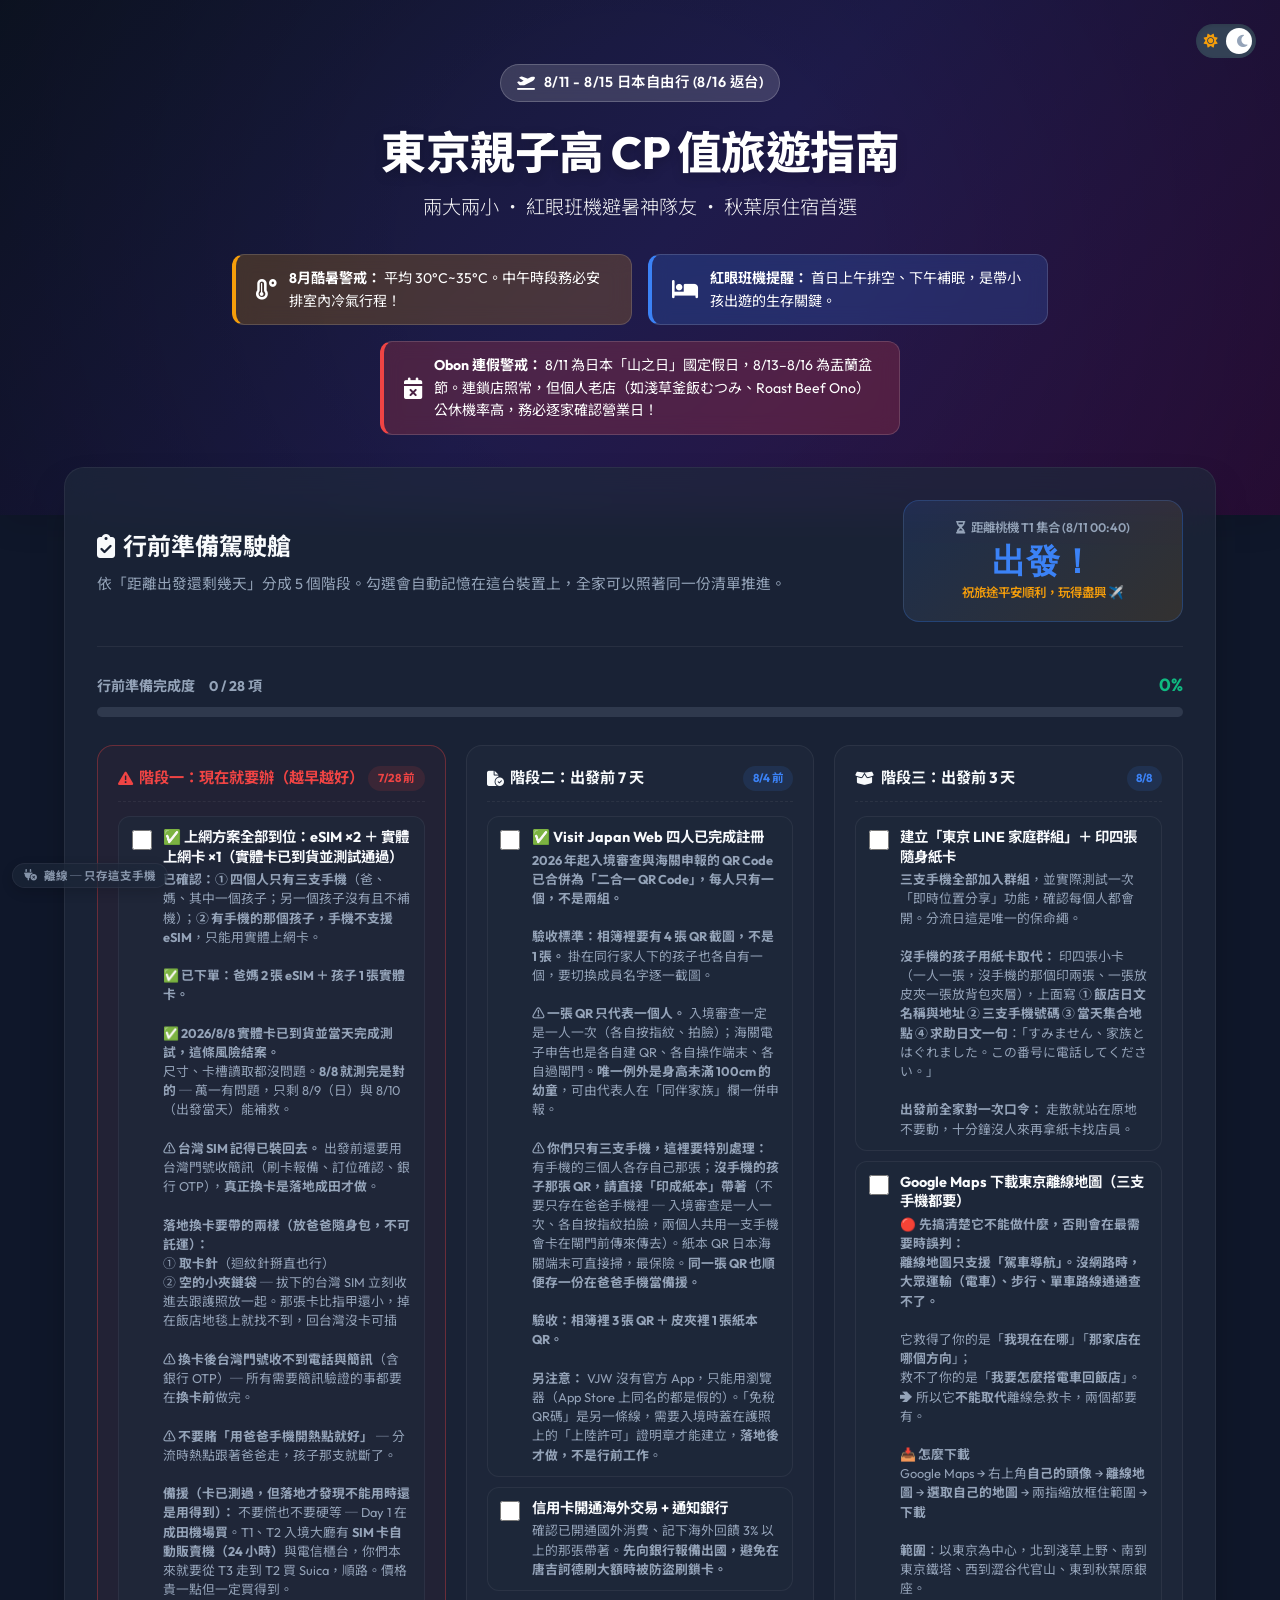
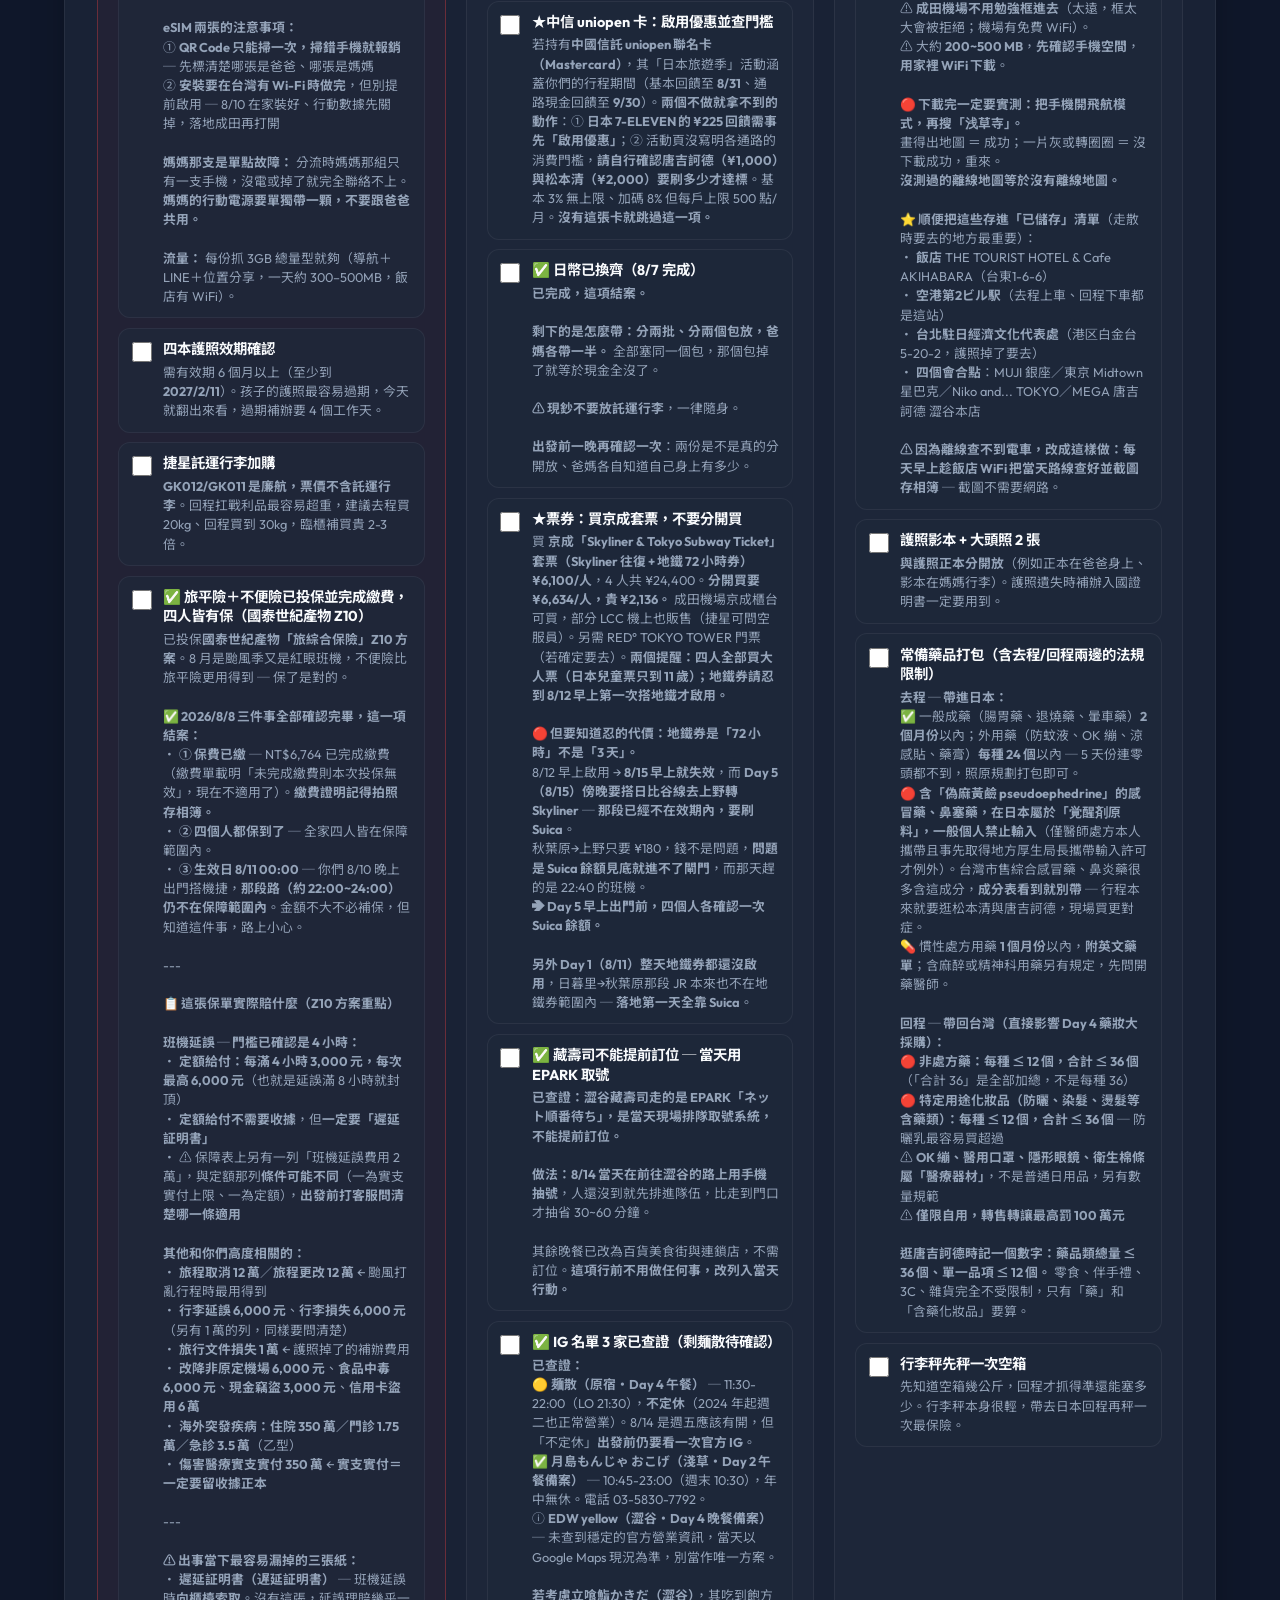
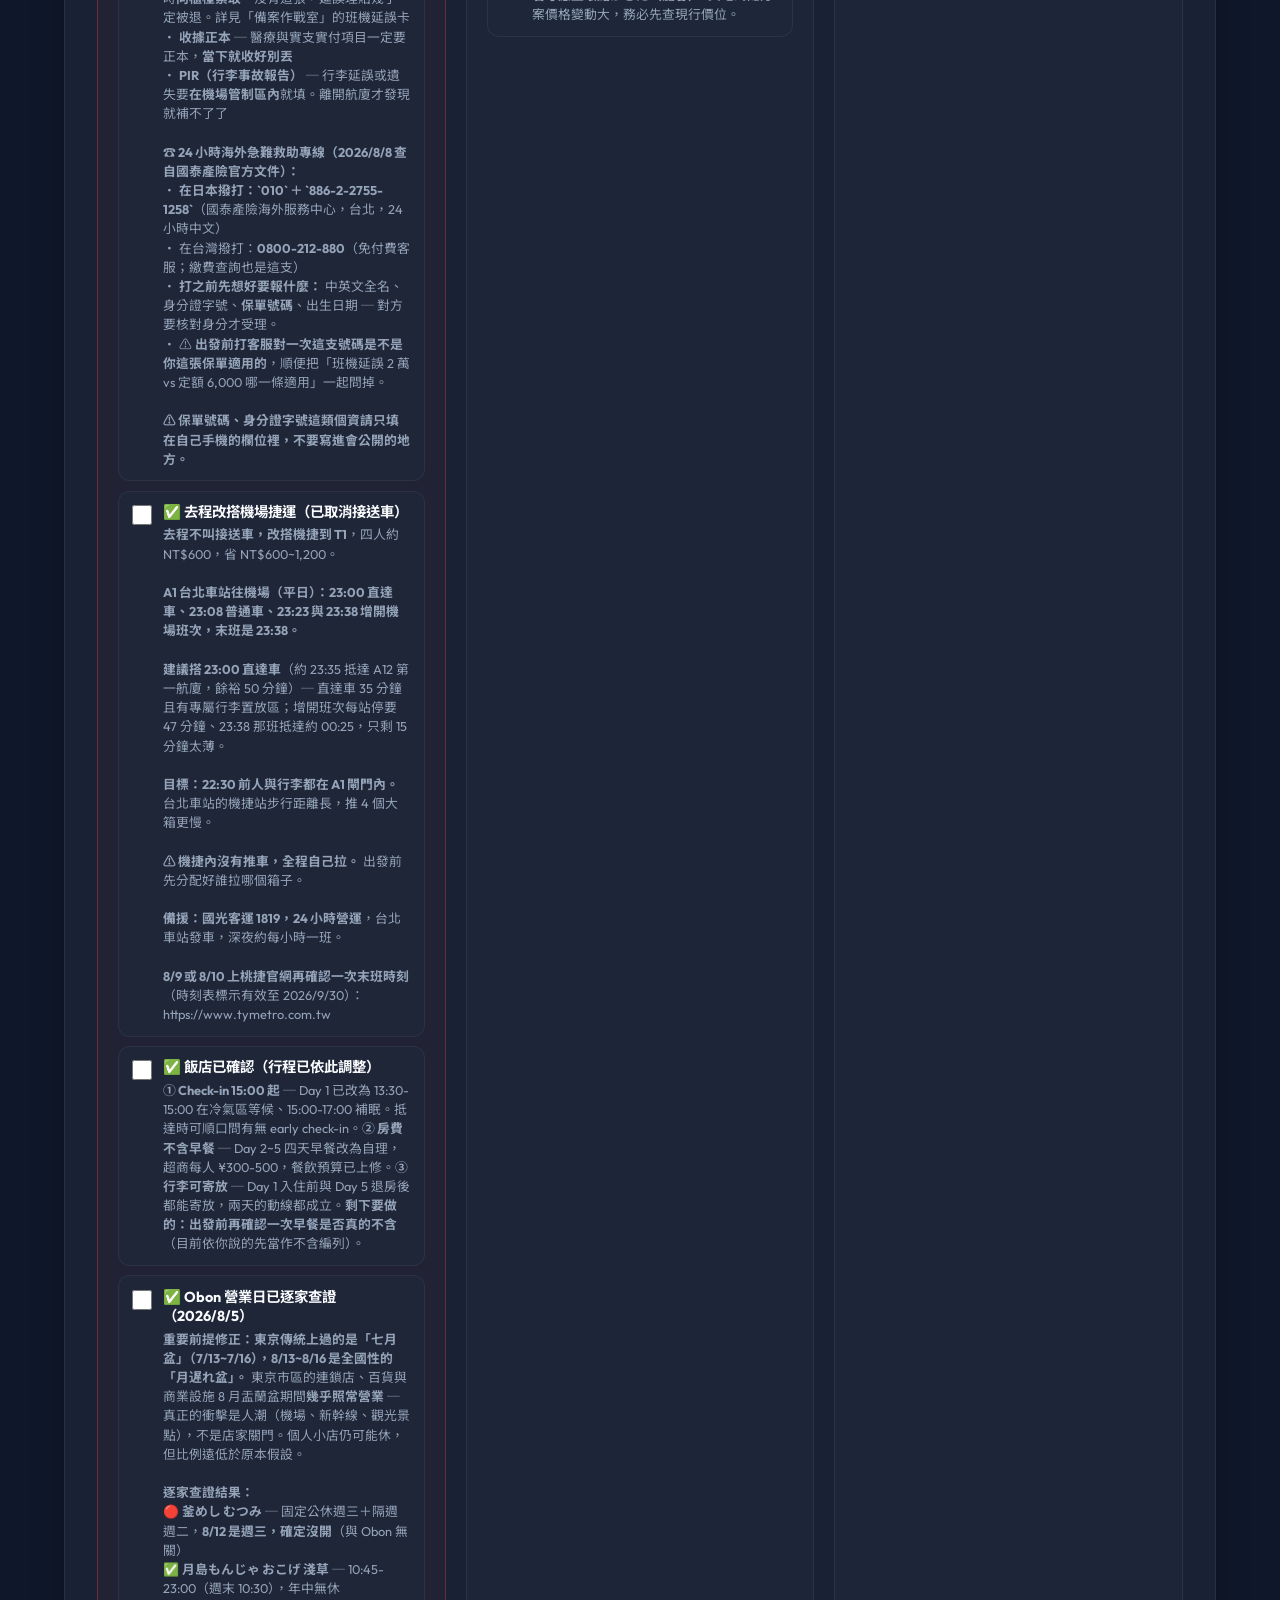
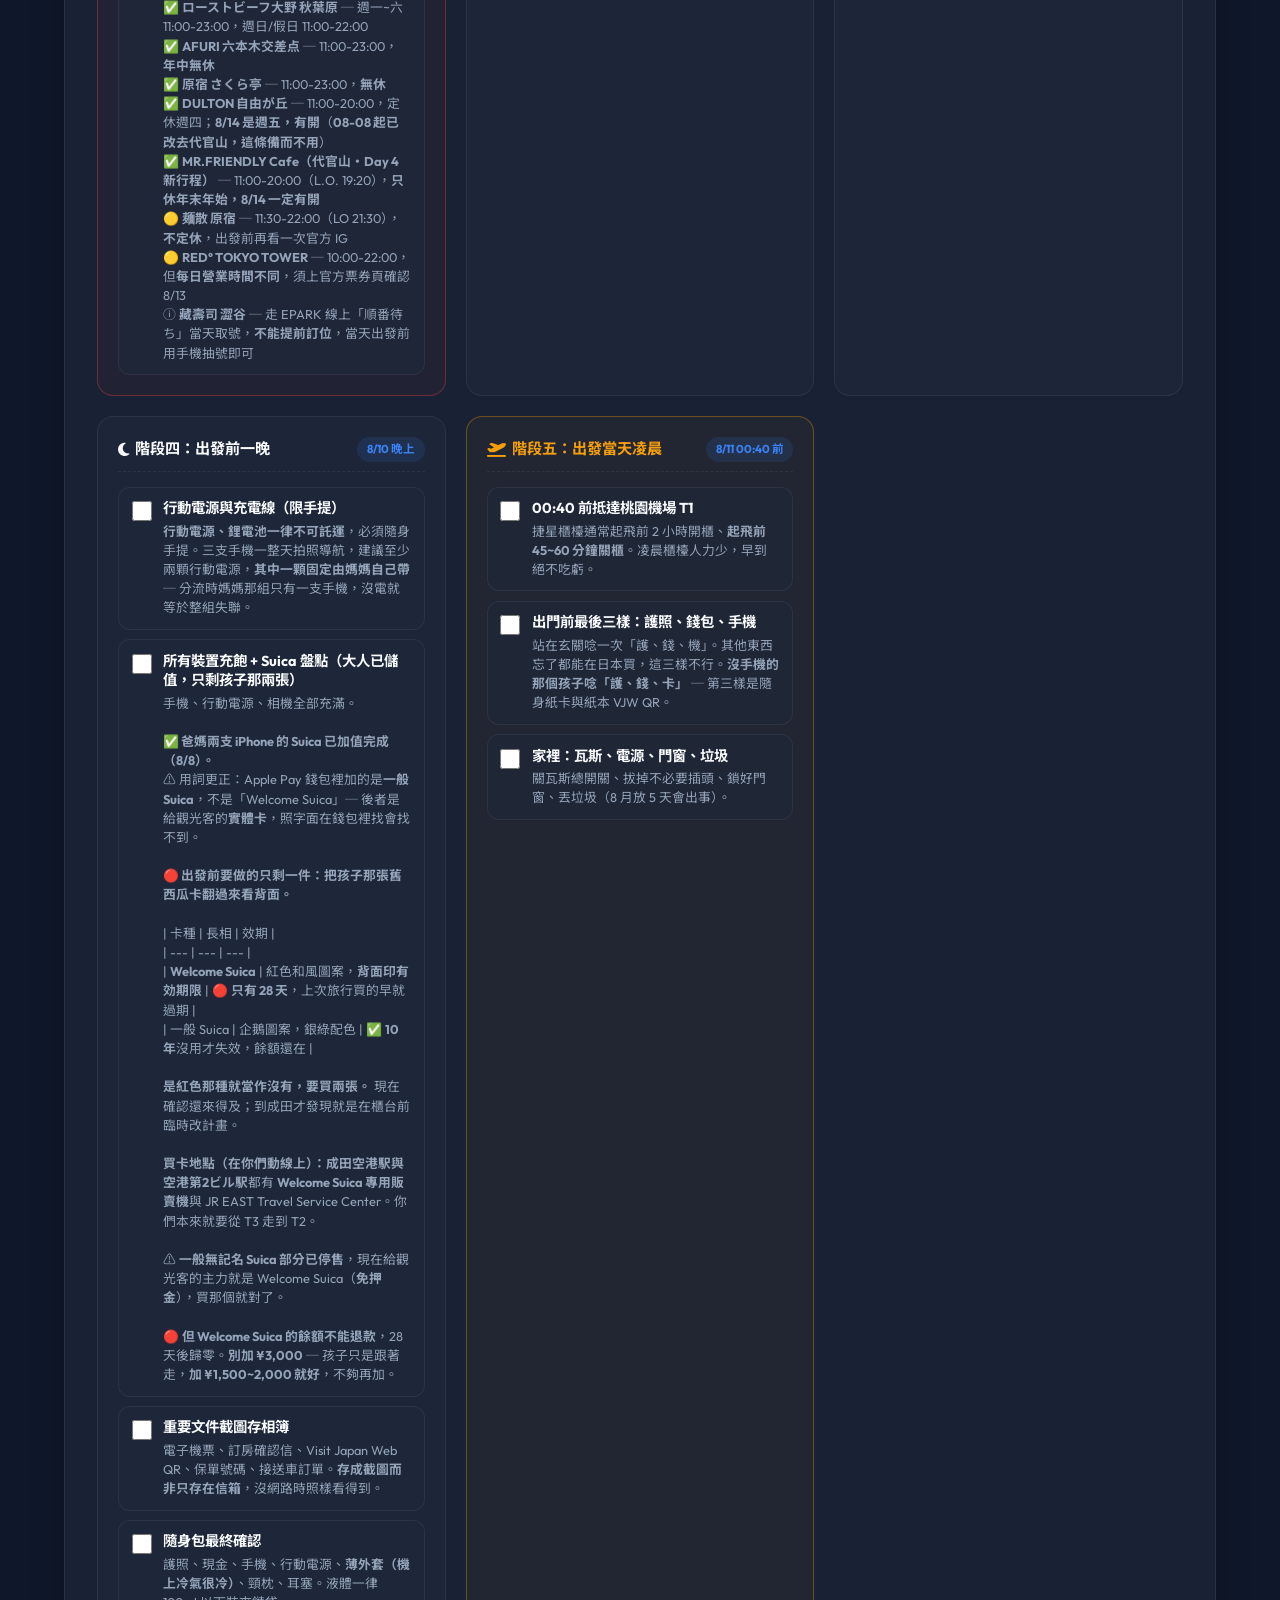
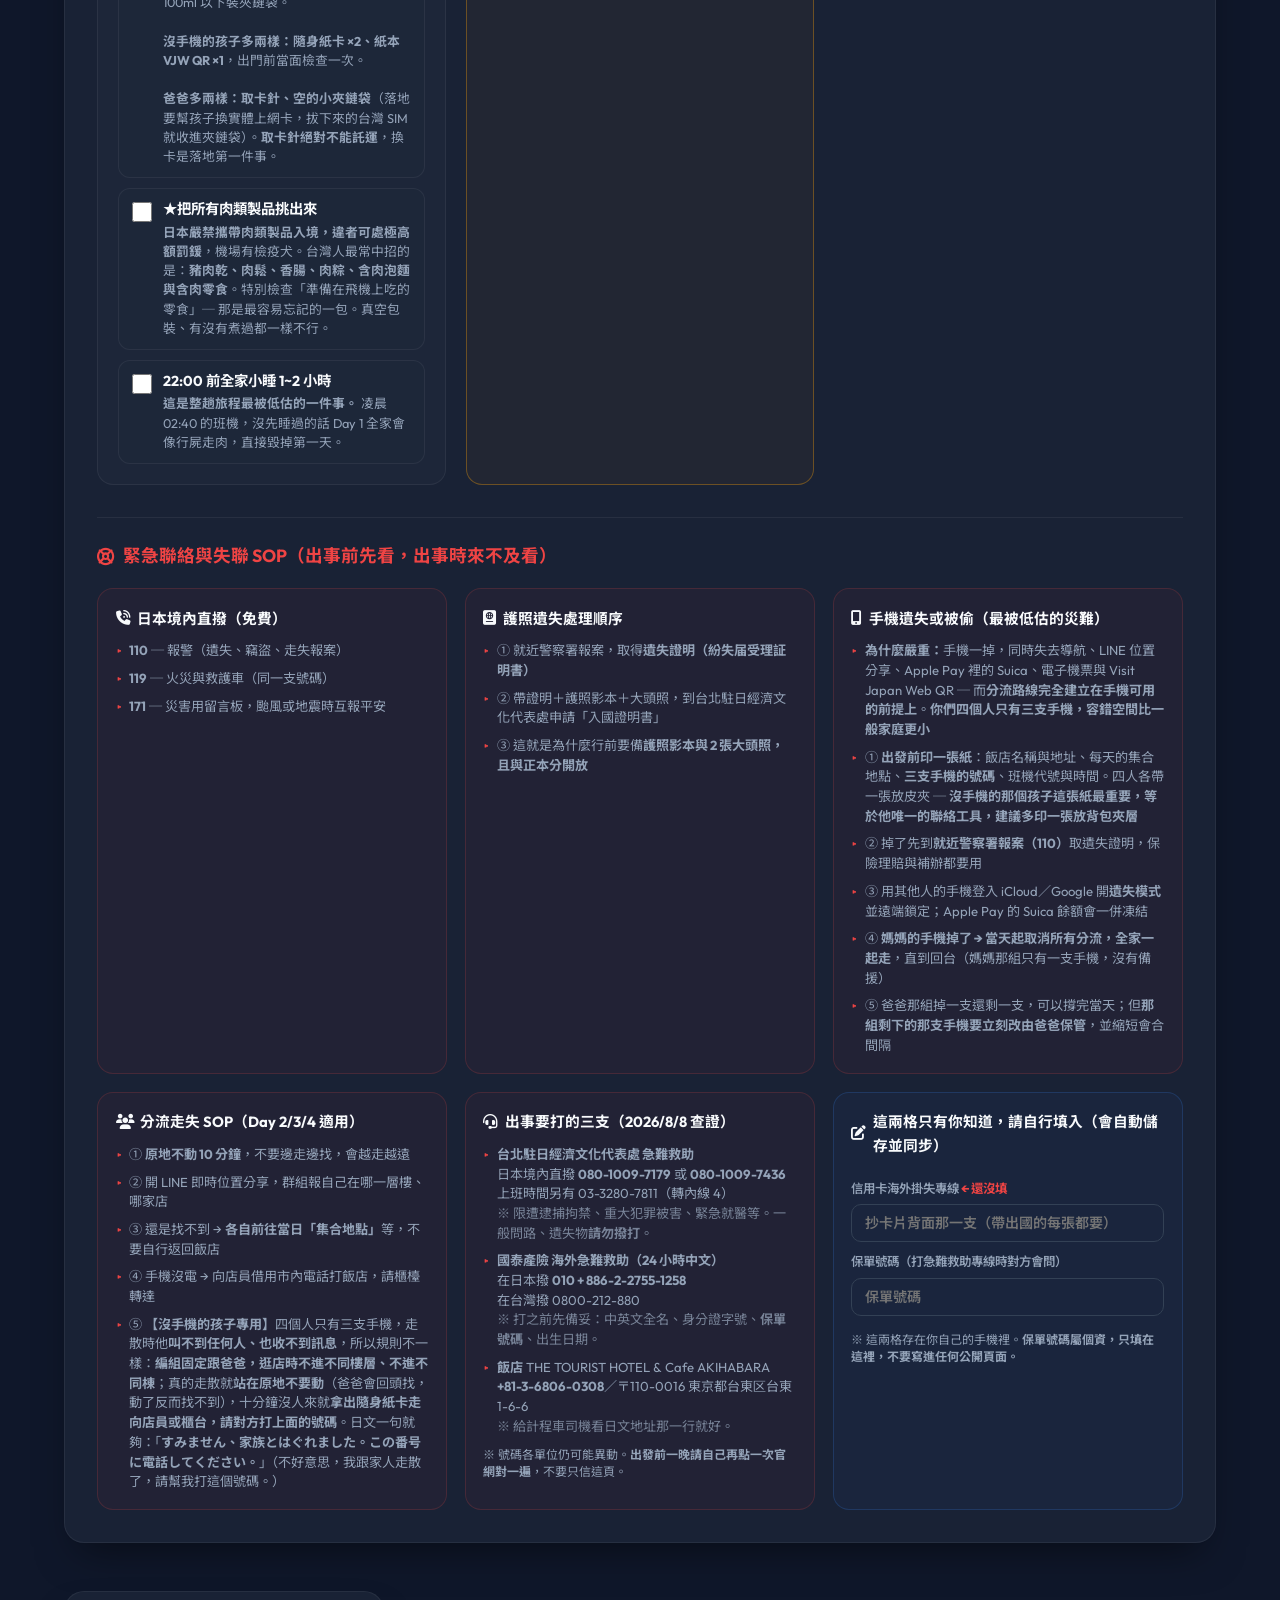
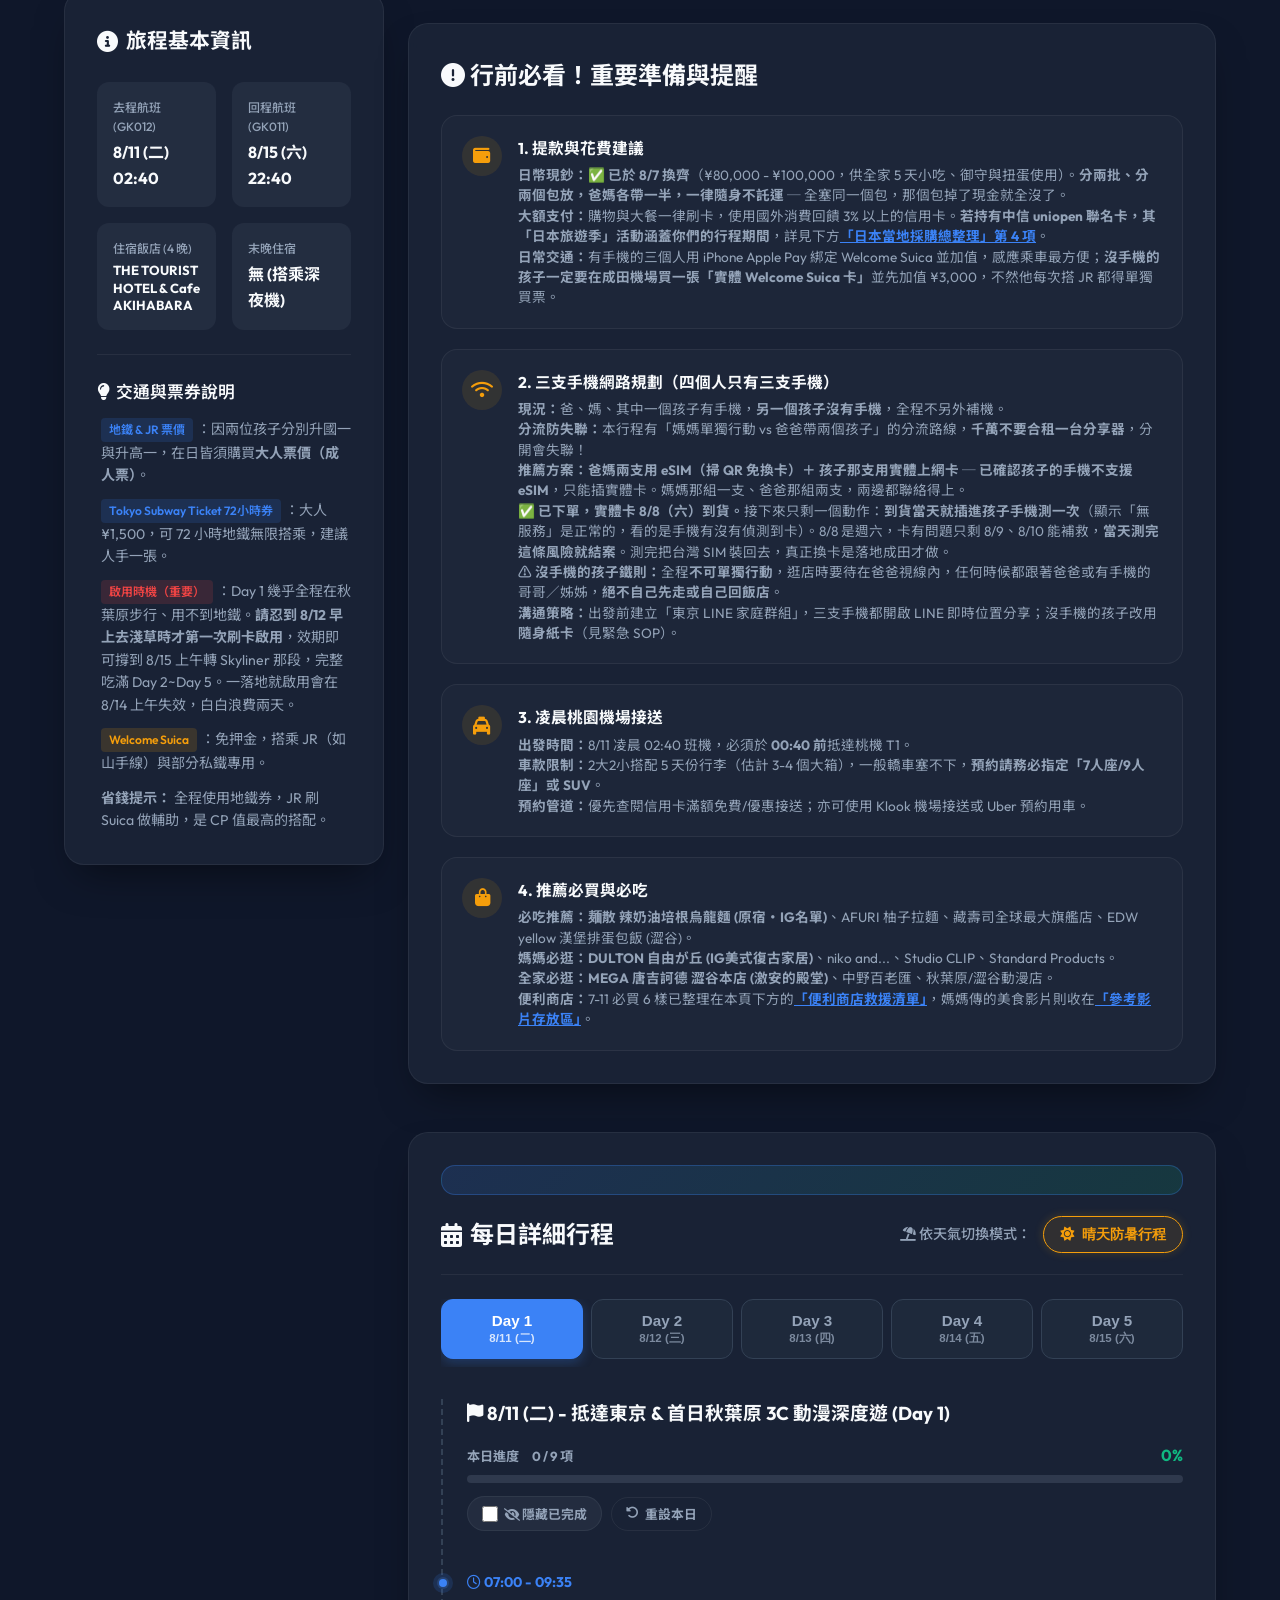
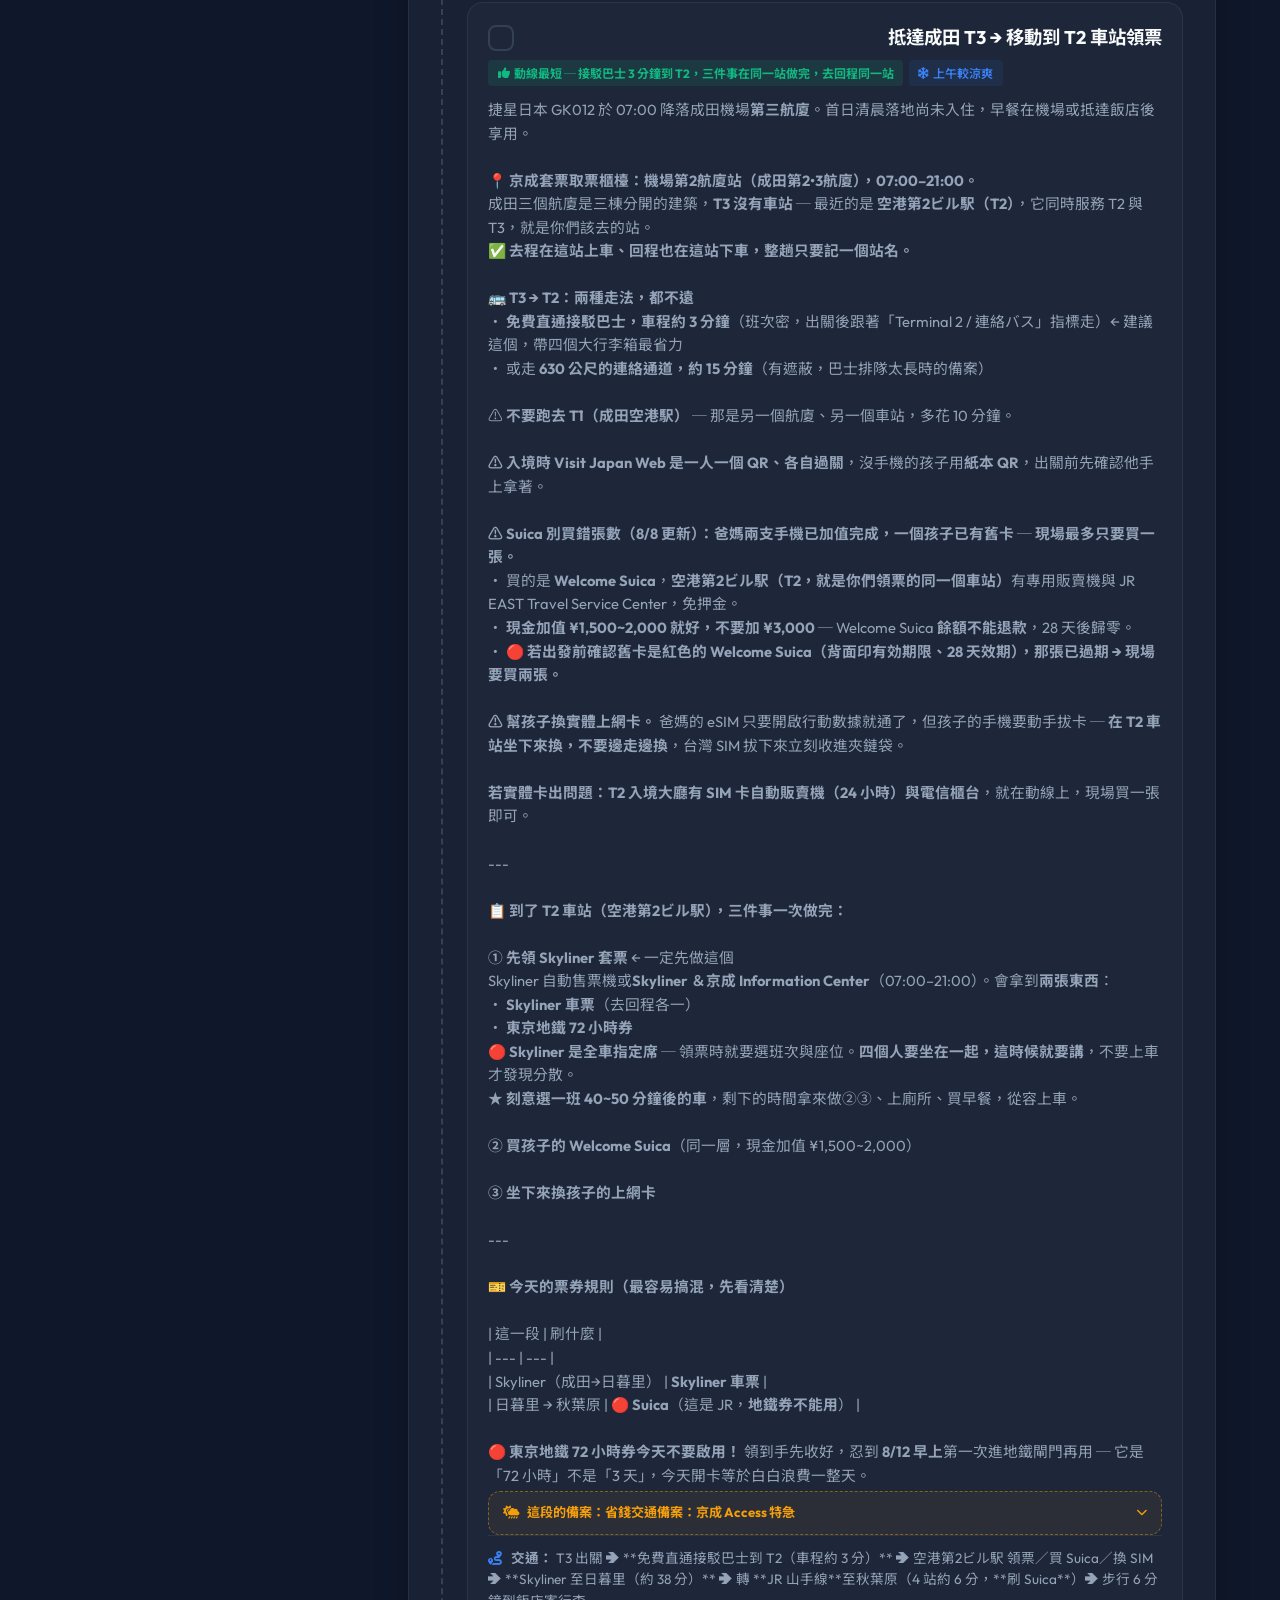
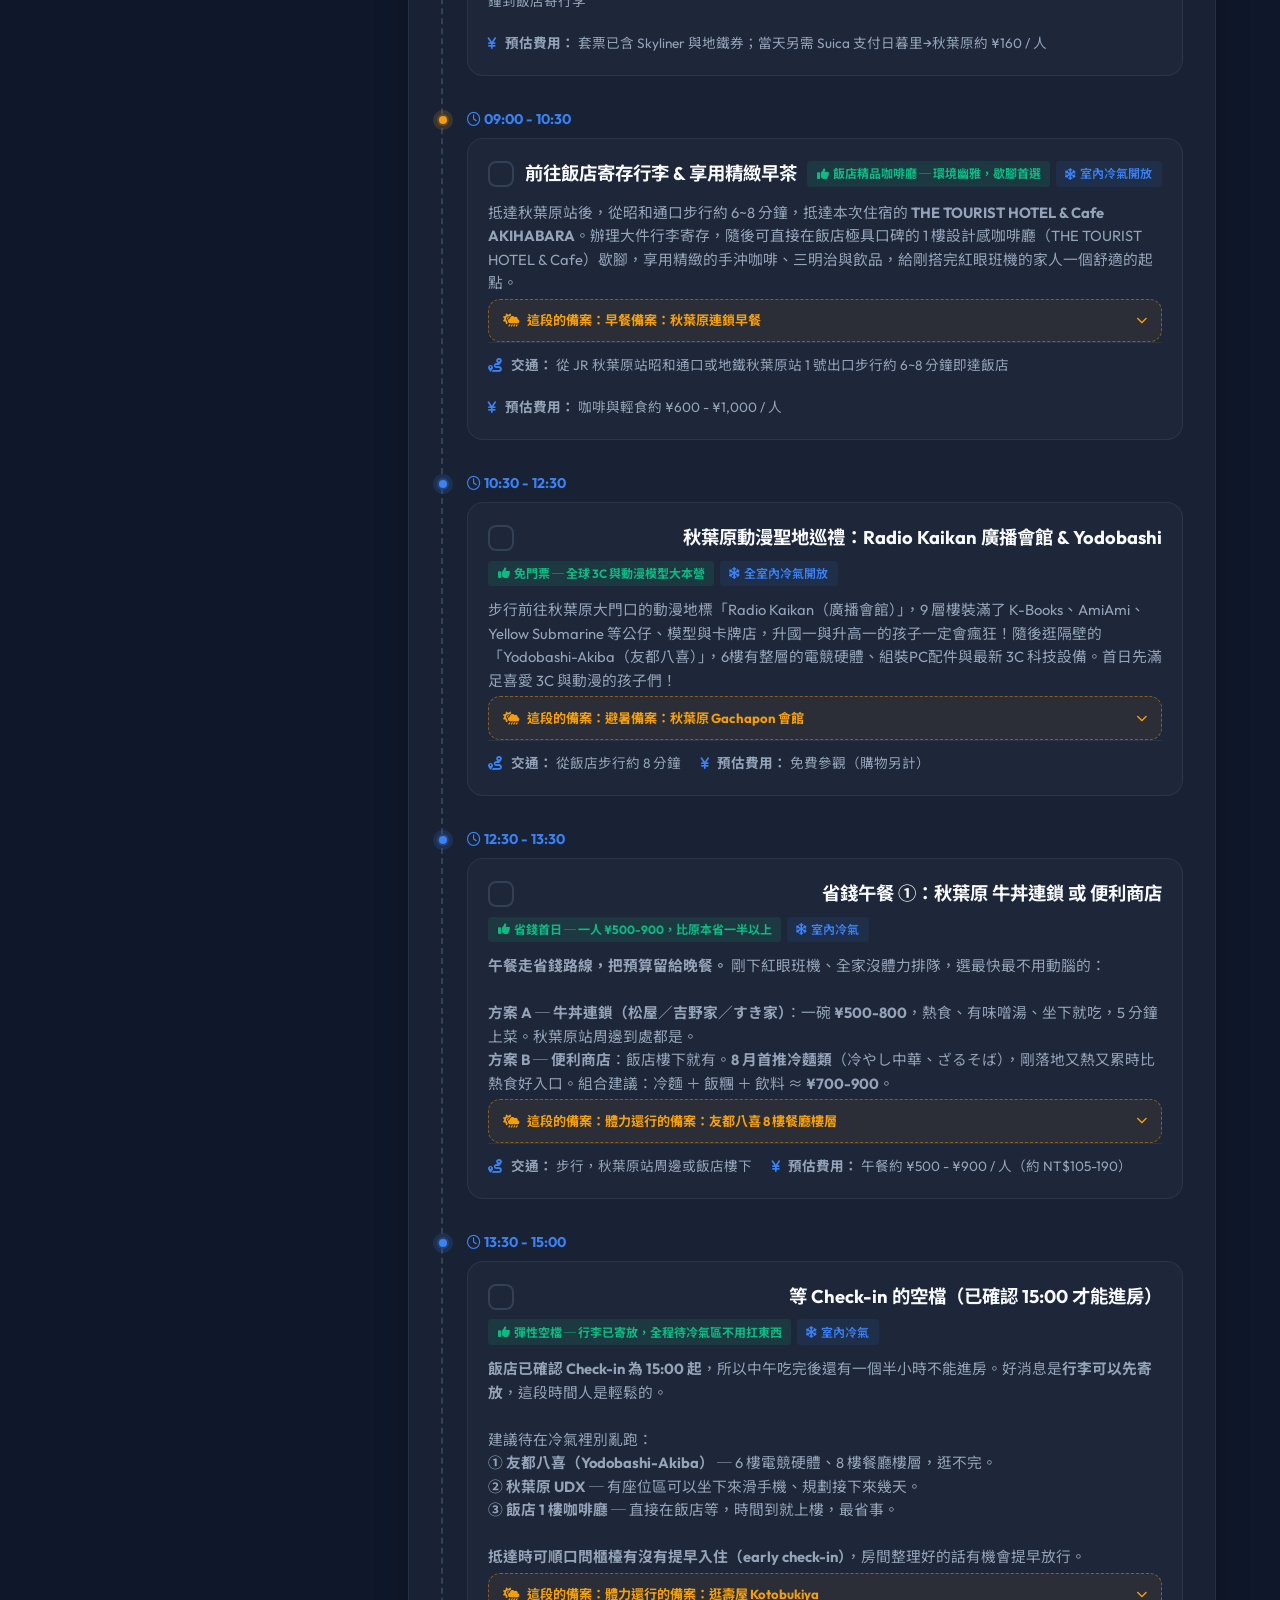
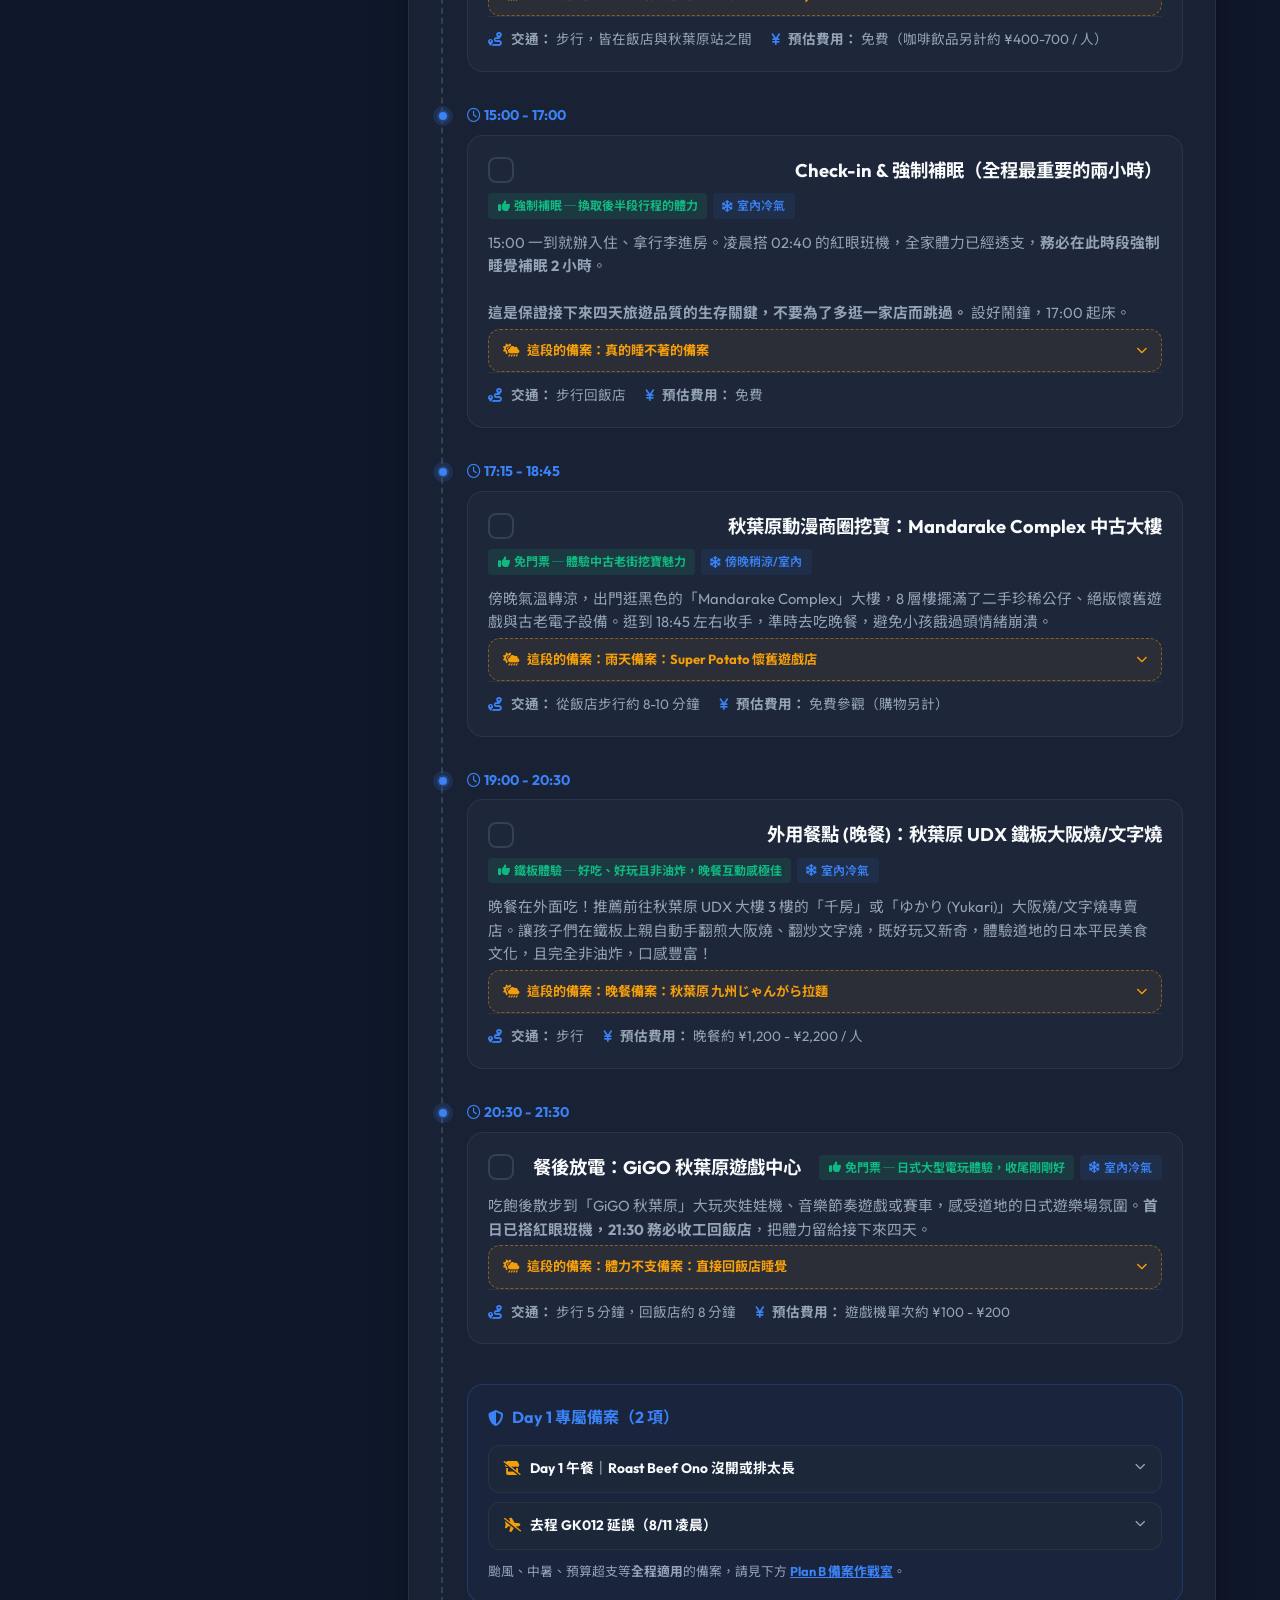
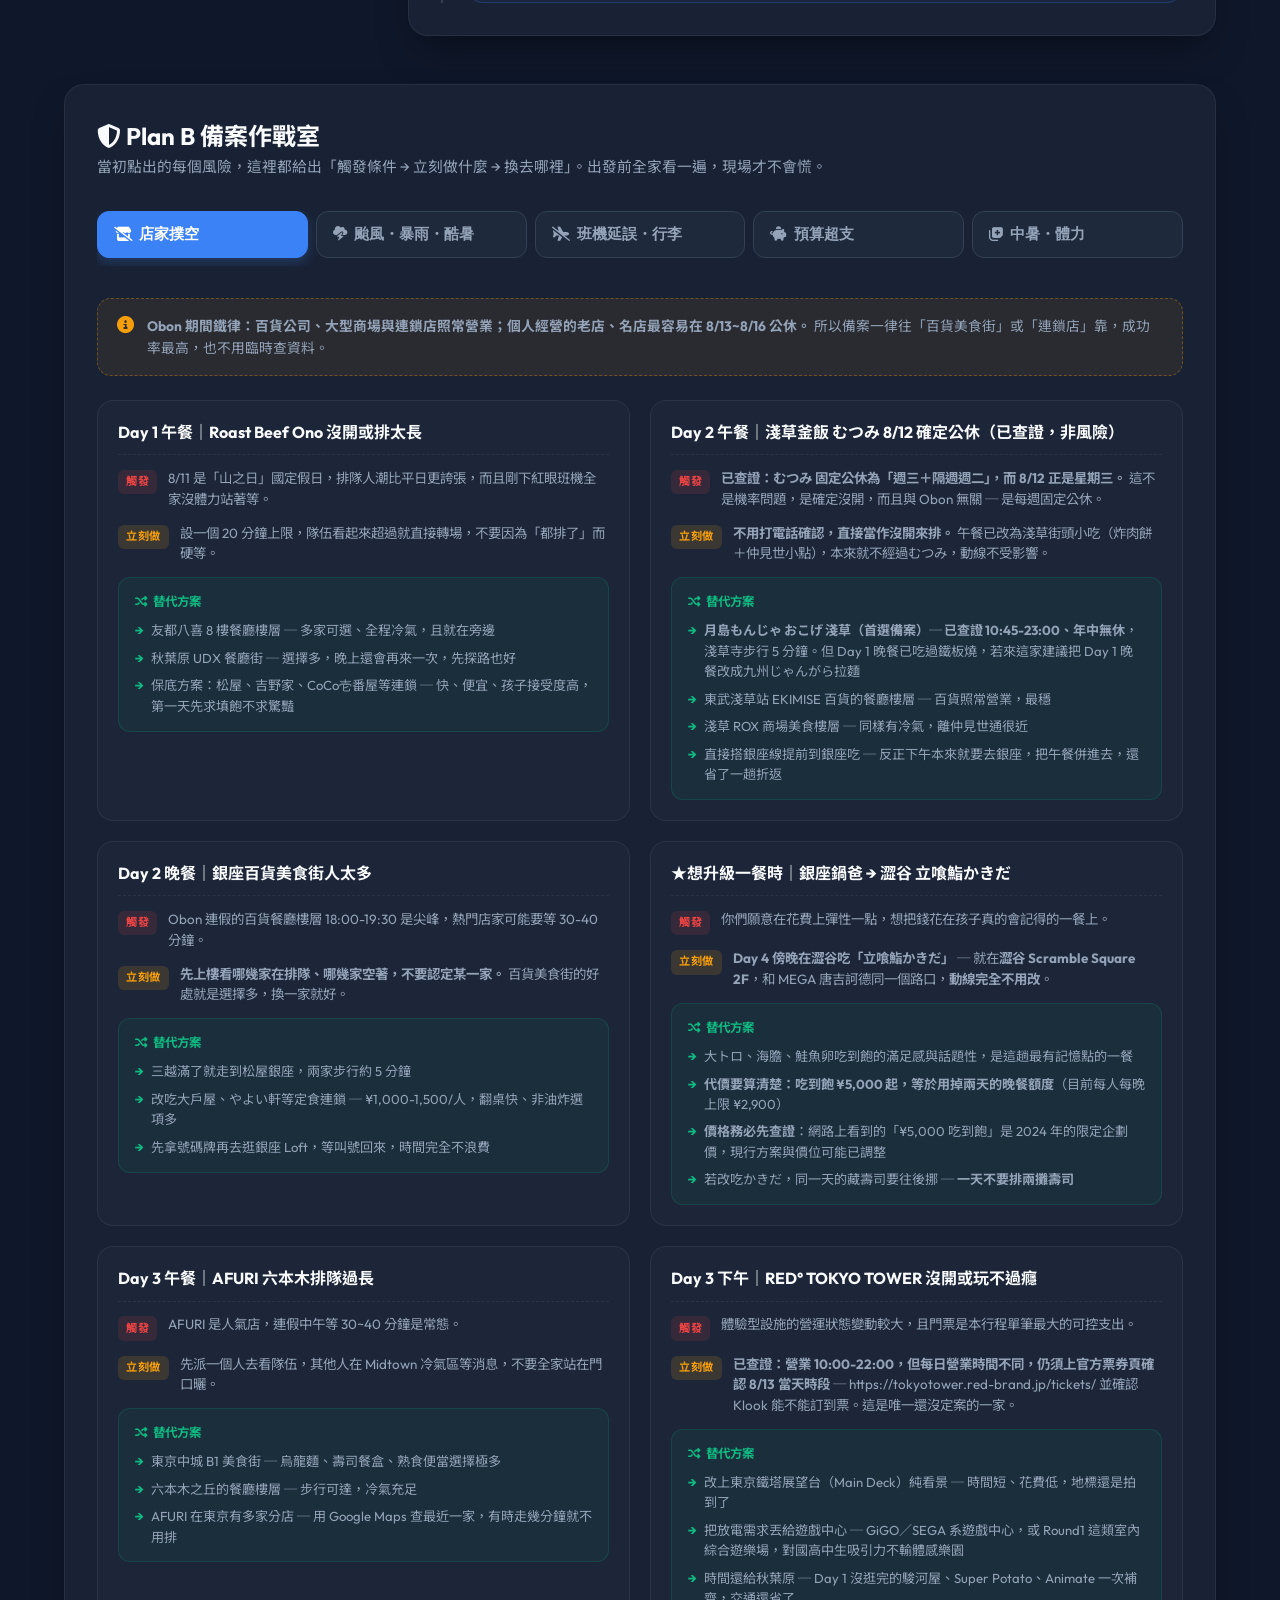
<file: index.html>
<!DOCTYPE html>
<html lang="zh-TW">
<head>
    <meta charset="UTF-8">
    <meta name="viewport" content="width=device-width, initial-scale=1.0">
    <!-- 本頁含航班、住宿與出遊日期等家庭資訊，僅供分享連結給家人使用，不希望被搜尋引擎收錄。
         若之後想讓它能被 Google 搜到，刪掉下面這一行即可。 -->
    <meta name="robots" content="noindex, nofollow">
    <title>東京 5 天 4 夜親子高 CP 值自由行指南</title>
    <!-- Google Fonts -->
    <link rel="preconnect" href="https://fonts.googleapis.com">
    <link rel="preconnect" href="https://fonts.gstatic.com" crossorigin>
    <link href="https://fonts.googleapis.com/css2?family=Noto+Sans+TC:wght@300;400;500;700&family=Outfit:wght@300;400;600;800&display=swap" rel="stylesheet">
    <!-- FontAwesome for Icons -->
    <link rel="stylesheet" href="https://cdnjs.cloudflare.com/ajax/libs/font-awesome/6.4.0/css/all.min.css">
    <!-- 樣式表同樣加上版本參數排除快取，否則家人手機上的舊 CSS 會讓新版面錯位 -->
    <link rel="stylesheet" href="style.css?v=3.8">
</head>
<body>
    <!-- Theme Toggle -->
    <div class="theme-switch-wrapper">
        <label class="theme-switch" for="checkbox">
            <input type="checkbox" id="checkbox" />
            <div class="slider round">
                <i class="fas fa-sun icon-sun"></i>
                <i class="fas fa-moon icon-moon"></i>
            </div>
        </label>
    </div>

    <!-- Hero Header -->
    <header class="hero-header">
        <div class="hero-overlay"></div>
        <div class="hero-content">
            <span class="hero-tag"><i class="fas fa-plane-departure"></i> 8/11 - 8/15 日本自由行 (8/16 返台)</span>
            <h1>東京親子高 CP 值旅遊指南</h1>
            <p class="hero-subtitle">兩大兩小 ‧ 紅眼班機避暑神隊友 ‧ 秋葉原住宿首選</p>
            
            <div class="quick-alerts">
                <div class="alert-badge heat-warning">
                    <i class="fas fa-temperature-high"></i>
                    <span><strong>8月酷暑警戒：</strong> 平均 30°C~35°C。中午時段務必安排室內冷氣行程！</span>
                </div>
                <div class="alert-badge redeye-info">
                    <i class="fas fa-bed"></i>
                    <span><strong>紅眼班機提醒：</strong> 首日上午排空、下午補眠，是帶小孩出遊的生存關鍵。</span>
                </div>
                <div class="alert-badge obon-warning">
                    <i class="fas fa-calendar-times"></i>
                    <span><strong>Obon 連假警戒：</strong> 8/11 為日本「山之日」國定假日，8/13–8/16 為盂蘭盆節。連鎖店照常，但個人老店（如淺草釜飯むつみ、Roast Beef Ono）公休機率高，務必逐家確認營業日！</span>
                </div>
            </div>
        </div>
    </header>

    <!-- Main Container -->
    <main class="main-container">
        <!-- Pre-trip Preparation Cockpit (行前準備駕駛艙 / v1.8) -->
        <section class="prep-section card collapsible" id="prep">
            <div class="prep-header">
                <div class="prep-header-text">
                    <h2><i class="fas fa-clipboard-check"></i> 行前準備駕駛艙
                        <button class="collapse-btn" type="button" data-collapse="prep"><i class="fas fa-chevron-up"></i><span>收合</span></button>
                    </h2>
                    <p class="section-desc">依「距離出發還剩幾天」分成 5 個階段。勾選會自動記憶在這台裝置上，全家可以照著同一份清單推進。</p>
                </div>
                <div class="countdown-box">
                    <span class="countdown-label"><i class="fas fa-hourglass-half"></i> 距離桃機 T1 集合 (8/11 00:40)</span>
                    <span class="countdown-value" id="countdown-value">--</span>
                    <span class="countdown-sub" id="countdown-sub">計算中…</span>
                </div>
            </div>

            <div class="prep-progress">
                <div class="prep-progress-top">
                    <span id="prep-progress-text">行前準備完成度</span>
                    <span id="prep-progress-pct">0%</span>
                </div>
                <div class="prep-progress-bar"><div class="prep-progress-fill" id="prep-progress-fill"></div></div>
            </div>

            <div class="collapsed-hint">
                <i class="fas fa-hand-pointer"></i> 裡面有 <strong>5 階段 28 項待辦清單</strong>與<strong>緊急聯絡 SOP</strong>。上方進度條會持續顯示完成度，需要時按右上角「展開」即可。
            </div>

            <div class="collapsible-body">
            <div class="prep-grid" id="prep-checklist">
                <!-- Dynamically populated by app.js -->
            </div>

            <!-- Emergency & Lost-contact SOP -->
            <div class="emergency-block">
                <h3><i class="fas fa-life-ring"></i> 緊急聯絡與失聯 SOP（出事前先看，出事時來不及看）</h3>
                <div class="emergency-grid">
                    <div class="emergency-card">
                        <h4><i class="fas fa-phone-volume"></i> 日本境內直撥（免費）</h4>
                        <ul>
                            <li><strong>110</strong> ─ 報警（遺失、竊盜、走失報案）</li>
                            <li><strong>119</strong> ─ 火災與救護車（同一支號碼）</li>
                            <li><strong>171</strong> ─ 災害用留言板，颱風或地震時互報平安</li>
                        </ul>
                    </div>
                    <div class="emergency-card">
                        <h4><i class="fas fa-passport"></i> 護照遺失處理順序</h4>
                        <ul>
                            <li>① 就近警察署報案，取得<strong>遺失證明（紛失届受理証明書）</strong></li>
                            <li>② 帶證明＋護照影本＋大頭照，到台北駐日經濟文化代表處申請「入國證明書」</li>
                            <li>③ 這就是為什麼行前要備<strong>護照影本與 2 張大頭照，且與正本分開放</strong></li>
                        </ul>
                    </div>
                    <div class="emergency-card">
                        <h4><i class="fas fa-mobile-screen-button"></i> 手機遺失或被偷（最被低估的災難）</h4>
                        <ul>
                            <li><strong>為什麼嚴重：</strong>手機一掉，同時失去導航、LINE 位置分享、Apple Pay 裡的 Suica、電子機票與 Visit Japan Web QR ─ 而<strong>分流路線完全建立在手機可用的前提上</strong>。<strong>你們四個人只有三支手機，容錯空間比一般家庭更小</strong></li>
                            <li>① <strong>出發前印一張紙</strong>：飯店名稱與地址、每天的集合地點、<strong>三支手機的號碼</strong>、班機代號與時間。四人各帶一張放皮夾 ─ <strong>沒手機的那個孩子這張紙最重要，等於他唯一的聯絡工具，建議多印一張放背包夾層</strong></li>
                            <li>② 掉了先到<strong>就近警察署報案（110）</strong>取遺失證明，保險理賠與補辦都要用</li>
                            <li>③ 用其他人的手機登入 iCloud／Google 開<strong>遺失模式</strong>並遠端鎖定；Apple Pay 的 Suica 餘額會一併凍結</li>
                            <li>④ <strong>媽媽的手機掉了 → 當天起取消所有分流，全家一起走</strong>，直到回台（媽媽那組只有一支手機，沒有備援）</li>
                            <li>⑤ 爸爸那組掉一支還剩一支，可以撐完當天；但<strong>那組剩下的那支手機要立刻改由爸爸保管</strong>，並縮短會合間隔</li>
                        </ul>
                    </div>
                    <div class="emergency-card">
                        <h4><i class="fas fa-users"></i> 分流走失 SOP（Day 2/3/4 適用）</h4>
                        <ul>
                            <li>① <strong>原地不動 10 分鐘</strong>，不要邊走邊找，會越走越遠</li>
                            <li>② 開 LINE 即時位置分享，群組報自己在哪一層樓、哪家店</li>
                            <li>③ 還是找不到 → <strong>各自前往當日「集合地點」</strong>等，不要自行返回飯店</li>
                            <li>④ 手機沒電 → 向店員借用市內電話打飯店，請櫃檯轉達</li>
                            <li>⑤ <strong>【沒手機的孩子專用】</strong>四個人只有三支手機，走散時他<strong>叫不到任何人、也收不到訊息</strong>，所以規則不一樣：<strong>編組固定跟爸爸，逛店時不進不同樓層、不進不同棟</strong>；真的走散就<strong>站在原地不要動</strong>（爸爸會回頭找，動了反而找不到），十分鐘沒人來就<strong>拿出隨身紙卡走向店員或櫃台，請對方打上面的號碼</strong>。日文一句就夠：「<strong>すみません、家族とはぐれました。この番号に電話してください。</strong>」（不好意思，我跟家人走散了，請幫我打這個號碼。）</li>
                        </ul>
                    </div>
                    <div class="emergency-card">
                        <h4><i class="fas fa-headset"></i> 出事要打的三支（2026/8/8 查證）</h4>
                        <ul>
                            <li><strong>台北駐日經濟文化代表處 急難救助</strong><br>日本境內直撥 <strong>080-1009-7179</strong> 或 <strong>080-1009-7436</strong><br>上班時間另有 03-3280-7811（轉內線 4）<br><span style="opacity:.75">※ 限遭逮捕拘禁、重大犯罪被害、緊急就醫等。一般問路、遺失物<strong>請勿撥打</strong>。</span></li>
                            <li><strong>國泰產險 海外急難救助（24 小時中文）</strong><br>在日本撥 <strong>010 + 886-2-2755-1258</strong><br>在台灣撥 0800-212-880<br><span style="opacity:.75">※ 打之前先備妥：中英文全名、身分證字號、<strong>保單號碼</strong>、出生日期。</span></li>
                            <li><strong>飯店</strong> THE TOURIST HOTEL &amp; Cafe AKIHABARA<br><strong>+81-3-6806-0308</strong>／〒110-0016 東京都台東区台東1-6-6<br><span style="opacity:.75">※ 給計程車司機看日文地址那一行就好。</span></li>
                        </ul>
                        <p class="fill-in-note">※ 號碼各單位仍可能異動。<strong>出發前一晚請自己再點一次官網對一遍</strong>，不要只信這頁。</p>
                    </div>
                    <div class="emergency-card fill-in">
                        <h4><i class="fas fa-pen-to-square"></i> 這兩格只有你知道，請自行填入（會自動儲存並同步）</h4>
                        <label for="em-card">信用卡海外掛失專線 <strong style="color: var(--danger);">← 還沒填</strong></label>
                        <input type="text" id="em-card" placeholder="抄卡片背面那一支（帶出國的每張都要）">
                        <label for="em-insurance">保單號碼（打急難救助專線時對方會問）</label>
                        <input type="text" id="em-insurance" placeholder="保單號碼">
                        <p class="fill-in-note">※ 這兩格存在你自己的手機裡。<strong>保單號碼屬個資，只填在這裡，不要寫進任何公開頁面。</strong></p>
                    </div>
                </div>
            </div>
            </div><!-- /.collapsible-body -->
        </section>

        <!-- Sidebar Quick Navigation & Stats -->
        <section class="overview-section card collapsible" id="overview">
            <div class="card-body">
                <h2><i class="fas fa-info-circle"></i> 旅程基本資訊
                    <button class="collapse-btn" type="button" data-collapse="overview"><i class="fas fa-chevron-up"></i><span>收合</span></button>
                </h2>
                <div class="stats-grid">
                    <div class="stat-item">
                        <span class="stat-label">去程航班 (GK012)</span>
                        <span class="stat-val">8/11 (二) 02:40</span>
                    </div>
                    <div class="stat-item">
                        <span class="stat-label">回程航班 (GK011)</span>
                        <span class="stat-val">8/15 (六) 22:40</span>
                    </div>
                    <div class="stat-item">
                        <span class="stat-label">住宿飯店 (4 晚)</span>
                        <span class="stat-val" style="font-size: 0.82rem; line-height: 1.3; font-weight: 700; word-break: break-all;">THE TOURIST HOTEL & Cafe AKIHABARA</span>
                    </div>
                    <div class="stat-item">
                        <span class="stat-label">末晚住宿</span>
                        <span class="stat-val">無 (搭乘深夜機)</span>
                    </div>
                </div>
                
                <div class="collapsed-hint">
                    <i class="fas fa-hand-pointer"></i> 收合了<strong>交通與票券說明</strong>（含地鐵券的啟用時機提醒）。需要時按「展開」。
                </div>

                <div class="quick-tips-box collapsible-body">
                    <h3><i class="fas fa-lightbulb"></i> 交通與票券說明</h3>
                    <ul>
                        <li><span class="badge badge-primary">地鐵 & JR 票價</span>：因兩位孩子分別升國一與升高一，在日皆須購買<strong>大人票價（成人票）</strong>。</li>
                        <li><span class="badge badge-primary">Tokyo Subway Ticket 72小時券</span>：大人 ¥1,500，可 72 小時地鐵無限搭乘，建議人手一張。</li>
                        <li><span class="badge badge-warn">啟用時機（重要）</span>：Day 1 幾乎全程在秋葉原步行、用不到地鐵。<strong>請忍到 8/12 早上去淺草時才第一次刷卡啟用</strong>，效期即可撐到 8/15 上午轉 Skyliner 那段，完整吃滿 Day 2~Day 5。一落地就啟用會在 8/14 上午失效，白白浪費兩天。</li>
                        <li><span class="badge badge-accent">Welcome Suica</span>：免押金，搭乘 JR（如山手線）與部分私鐵專用。</li>
                        <li><strong>省錢提示：</strong> 全程使用地鐵券，JR 刷 Suica 做輔助，是 CP 值最高的搭配。</li>
                    </ul>
                </div>
            </div>
        </section>

        <!-- Pre-trip Important Reminders Section -->
        <section class="reminders-section card collapsible" id="reminders" style="margin-top: 2rem;">
            <h2><i class="fas fa-exclamation-circle"></i> 行前必看！重要準備與提醒
                <button class="collapse-btn" type="button" data-collapse="reminders"><i class="fas fa-chevron-up"></i><span>收合</span></button>
            </h2>
            <div class="collapsed-hint">
                <i class="fas fa-hand-pointer"></i> 裡面有<strong>提款與花費、三支手機網路規劃（含沒手機那個孩子的鐵則）、凌晨機場接送、必買必吃</strong>四張卡。按右上角「展開」查看。
            </div>
            <div class="survival-guide-container collapsible-body" style="margin-top: 1.25rem;">
                <div class="survival-item">
                    <div class="survival-icon" style="background: rgba(245, 158, 11, 0.1); color: var(--accent);"><i class="fas fa-wallet"></i></div>
                    <div class="survival-text">
                        <h4>1. 提款與花費建議</h4>
                        <p>
                            <strong>日幣現鈔：</strong><strong>✅ 已於 8/7 換齊</strong>（¥80,000 - ¥100,000，供全家 5 天小吃、御守與扭蛋使用）。<strong>分兩批、分兩個包放，爸媽各帶一半，一律隨身不託運</strong> ─ 全塞同一個包，那個包掉了現金就全沒了。<br>
                            <strong>大額支付：</strong>購物與大餐一律刷卡，使用國外消費回饋 3% 以上的信用卡。<strong>若持有中信 uniopen 聯名卡，其「日本旅遊季」活動涵蓋你們的行程期間</strong>，詳見下方<a href="#local" style="color: var(--primary); font-weight: 700;">「日本當地採購總整理」第 4 項</a>。<br>
                            <strong>日常交通：</strong>有手機的三個人用 iPhone Apple Pay 綁定 Welcome Suica 並加值，感應乘車最方便；<strong>沒手機的孩子一定要在成田機場買一張「實體 Welcome Suica 卡」</strong>並先加值 ¥3,000，不然他每次搭 JR 都得單獨買票。
                        </p>
                    </div>
                </div>
                <div class="survival-item">
                    <div class="survival-icon" style="background: rgba(245, 158, 11, 0.1); color: var(--accent);"><i class="fas fa-wifi"></i></div>
                    <div class="survival-text">
                        <h4>2. 三支手機網路規劃（四個人只有三支手機）</h4>
                        <p>
                            <strong>現況：</strong>爸、媽、其中一個孩子有手機，<strong>另一個孩子沒有手機</strong>，全程不另外補機。<br>
                            <strong>分流防失聯：</strong>本行程有「媽媽單獨行動 vs 爸爸帶兩個孩子」的分流路線，<strong>千萬不要合租一台分享器</strong>，分開會失聯！<br>
                            <strong>推薦方案：</strong><strong>爸媽兩支用 eSIM（掃 QR 免換卡）＋ 孩子那支用實體上網卡</strong> ─ <strong>已確認孩子的手機不支援 eSIM</strong>，只能插實體卡。媽媽那組一支、爸爸那組兩支，兩邊都聯絡得上。<br>
                            <strong>✅ 已下單，實體卡 8/8（六）到貨。</strong>接下來只剩一個動作：<strong>到貨當天就插進孩子手機測一次</strong>（顯示「無服務」是正常的，看的是手機有沒有偵測到卡）。8/8 是週六，卡有問題只剩 8/9、8/10 能補救，<strong>當天測完這條風險就結案</strong>。測完把台灣 SIM 裝回去，真正換卡是落地成田才做。<br>
                            <strong>⚠️ 沒手機的孩子鐵則：</strong>全程<strong>不可單獨行動</strong>，逛店時要待在爸爸視線內，任何時候都跟著爸爸或有手機的哥哥／姊姊，<strong>絕不自己先走或自己回飯店</strong>。<br>
                            <strong>溝通策略：</strong>出發前建立「東京 LINE 家庭群組」，三支手機都開啟 LINE 即時位置分享；沒手機的孩子改用<strong>隨身紙卡</strong>（見緊急 SOP）。
                        </p>
                    </div>
                </div>
                <div class="survival-item">
                    <div class="survival-icon" style="background: rgba(245, 158, 11, 0.1); color: var(--accent);"><i class="fas fa-taxi"></i></div>
                    <div class="survival-text">
                        <h4>3. 凌晨桃園機場接送</h4>
                        <p>
                            <strong>出發時間：</strong>8/11 凌晨 02:40 班機，必須於 <strong>00:40 前</strong>抵達桃機 T1。<br>
                            <strong>車款限制：</strong>2大2小搭配 5 天份行李（估計 3-4 個大箱），一般轎車塞不下，<strong>預約請務必指定「7人座/9人座」或 SUV</strong>。<br>
                            <strong>預約管道：</strong>優先查閱信用卡滿額免費/優惠接送；亦可使用 Klook 機場接送或 Uber 預約用車。
                        </p>
                    </div>
                </div>
                <div class="survival-item">
                    <div class="survival-icon" style="background: rgba(245, 158, 11, 0.1); color: var(--accent);"><i class="fas fa-shopping-bag"></i></div>
                    <div class="survival-text">
                        <h4>4. 推薦必買與必吃</h4>
                        <p>
                            <strong>必吃推薦：</strong><strong>麺散 辣奶油培根烏龍麵 (原宿・IG名單)</strong>、AFURI 柚子拉麵、藏壽司全球最大旗艦店、EDW yellow 漢堡排蛋包飯 (澀谷)。<br>
                            <strong>媽媽必逛：</strong><strong>DULTON 自由が丘 (IG美式復古家居)</strong>、niko and...、Studio CLIP、Standard Products。<br>
                            <strong>全家必逛：</strong><strong>MEGA 唐吉訶德 澀谷本店 (激安的殿堂)</strong>、中野百老匯、秋葉原/澀谷動漫店。<br>
                            <strong>便利商店：</strong>7-11 必買 6 樣已整理在本頁下方的<a href="#konbini" style="color: var(--primary); font-weight: 700;">「便利商店救援清單」</a>，媽媽傳的美食影片則收在<a href="refs.html" style="color: var(--primary); font-weight: 700;">「參考影片存放區」</a>。
                        </p>
                    </div>
                </div>
            </div>
        </section>

        <!-- Itinerary Section -->
        <section class="itinerary-section card" id="itinerary">
            <div id="today-banner" class="today-banner" hidden></div>
            <div class="itinerary-header">
                <h2><i class="fas fa-calendar-alt"></i> 每日詳細行程</h2>
                <div class="route-toggle-wrapper">
                    <span class="toggle-label"><i class="fas fa-umbrella-beach"></i> 依天氣切換模式：</span>
                    <button id="toggle-route-btn" class="btn btn-outline active-sunny">
                        <i class="fas fa-sun icon-sunny"></i> 晴天防暑行程
                    </button>
                </div>
            </div>

            <!-- Day Tabs -->
            <div class="tabs-container">
                <div class="tabs-scroll">
                    <button class="tab-btn active" data-day="1">
                        <span class="tab-day">Day 1</span>
                        <span class="tab-date">8/11 (二)</span>
                    </button>
                    <button class="tab-btn" data-day="2">
                        <span class="tab-day">Day 2</span>
                        <span class="tab-date">8/12 (三)</span>
                    </button>
                    <button class="tab-btn" data-day="3">
                        <span class="tab-day">Day 3</span>
                        <span class="tab-date">8/13 (四)</span>
                    </button>
                    <button class="tab-btn" data-day="4">
                        <span class="tab-day">Day 4</span>
                        <span class="tab-date">8/14 (五)</span>
                    </button>
                    <button class="tab-btn" data-day="5">
                        <span class="tab-day">Day 5</span>
                        <span class="tab-date">8/15 (六)</span>
                    </button>
                </div>
            </div>

            <!-- Day Content Holder -->
            <div id="itinerary-content" class="itinerary-content-wrapper">
                <!-- Will be dynamically populated by JS -->
            </div>
        </section>

        <!-- Plan B Contingency War Room (備案作戰室 / v1.9) -->
        <section class="contingency-section card" id="planb">
            <h2><i class="fas fa-shield-halved"></i> Plan B 備案作戰室</h2>
            <p class="section-desc">當初點出的每個風險，這裡都給出「觸發條件 → 立刻做什麼 → 換去哪裡」。出發前全家看一遍，現場才不會慌。</p>

            <div class="tabs-container">
                <div class="tabs-scroll" id="planb-tabs">
                    <!-- Dynamically populated by app.js -->
                </div>
            </div>

            <div id="planb-content" class="planb-content">
                <!-- Dynamically populated by app.js -->
            </div>
        </section>

        <!-- Local Spending Guide -->
        <section class="local-section card" id="local">
            <h2><i class="fas fa-yen-sign"></i> 日本當地採購總整理（CP 值排序）</h2>
            <p class="section-desc">機票與住宿已訂妥，剩下就是這四項。<strong>每一項都標明「推薦做法」與「別踩的坑」</strong>，照著買就是目前算得出來最划算的組合。</p>

            <div class="local-summary">
                <div class="local-sum-item"><span>網路（2 eSIM ＋ 1 實體卡）</span><strong>NT$ 450–900</strong></div>
                <div class="local-sum-item"><span>交通（含機場往返）</span><strong>NT$ 5,600</strong></div>
                <div class="local-sum-item"><span>吃飯（早自理／午省錢／晚 400-600）</span><strong>NT$ 17,000</strong></div>
                <div class="local-sum-item"><span>門票</span><strong>NT$ 4,500</strong></div>
                <div class="local-sum-item"><span>伴手禮與購物</span><strong>NT$ 20,000</strong></div>
                <div class="local-sum-item total"><span>當地合計（4 人）</span><strong>約 NT$ 48,000</strong></div>
            </div>

            <!-- 1. 交通 -->
            <div class="local-card">
                <h3><span class="local-rank">1</span> 車票 ─ 金額最大，也最容易買錯</h3>

                <div class="local-finding">
                    <i class="fas fa-magnifying-glass-chart"></i>
                    <p><strong>重新算過之後發現一件事：地鐵券沒有想像中划算。</strong>你們的行程 <strong>Day 1 全程在秋葉原步行、Day 4 走的是 JR 山手線與東急東橫線（地鐵券都不能用）、Day 5 只搭 1 站</strong>。地鐵券真正發揮價值的其實只有 <strong>Day 2 與 Day 3</strong>。</p>
                </div>

                <p class="local-verdict"><i class="fas fa-circle-check"></i> 推薦：直接買京成的 <strong>「Skyliner &amp; Tokyo Subway Ticket」套票（Skyliner 往復 + 地鐵 72 小時券）</strong></p>

                <div class="local-table-wrap">
                    <table class="local-table">
                        <thead><tr><th>方案</th><th>單人</th><th>4 人合計</th><th>說明</th></tr></thead>
                        <tbody>
                            <tr class="best">
                                <td><strong>套票：Skyliner 往復 + 地鐵 72h</strong></td>
                                <td>¥6,100</td>
                                <td>¥24,400<br><small>≈ NT$5,100</small></td>
                                <td>對號座、行李有處放，去回程都不用擠</td>
                            </tr>
                            <tr>
                                <td>分開買：Skyliner 往復 + 地鐵 72h</td>
                                <td>¥6,634</td>
                                <td>¥26,536</td>
                                <td><strong>比套票貴 ¥2,136（約 NT$450）</strong></td>
                            </tr>
                            <tr>
                                <td>最省：Access 特急往復 + Suica 實付</td>
                                <td>約 ¥3,800</td>
                                <td>約 ¥15,200<br><small>≈ NT$3,180</small></td>
                                <td>省 NT$1,900，但單程多 20 分鐘且沒有對號座</td>
                            </tr>
                        </tbody>
                    </table>
                </div>

                <p class="local-note"><strong>我的建議是買套票。</strong>省下的 NT$1,900 換來的是：凌晨紅眼班機落地後有位子坐、3-4 個大行李箱有地方放、回程扛滿戰利品不用站著。帶兩個孩子，這筆錢值得。</p>

                <div class="local-traps">
                    <h4><i class="fas fa-triangle-exclamation"></i> 三個坑</h4>
                    <ul>
                        <li><strong>兩個孩子都要買大人票。</strong>日本的兒童票（小児）只到小學六年級（11 歲），升國一與升高一都算大人。</li>
                        <li><strong>地鐵券不要一落地就啟用。</strong>Day 1 用不到地鐵，<strong>8/12 早上去淺草時再第一次刷</strong>，效期才蓋得住 Day 2、Day 3 這兩個真正需要的日子。</li>
                        <li><strong>地鐵券不能搭 JR 與東急。</strong>Day 1 的日暮里→秋葉原、Day 4 的整天移動都得用 Suica，<strong>每人先加值 ¥1,000 左右</strong>（已含在上面的 NT$5,600 裡）。</li>
                    </ul>
                </div>

                <p class="local-note"><i class="fas fa-lightbulb"></i> 這張套票在成田機場的京成櫃台可買，<strong>部分 LCC 也在機上販售</strong> ─ 捷星是 LCC，上機後可以問問空服員，買到就省了排隊時間。</p>
            </div>

            <!-- 2. 上網方案（2 eSIM + 1 實體卡） -->
            <div class="local-card">
                <h3><span class="local-rank">2</span> 上網方案 ─ 花小錢，但買錯會出大事</h3>

                <p class="local-verdict"><i class="fas fa-circle-check"></i> 推薦：<strong>爸媽 2 張 eSIM ＋ 孩子 1 張實體上網卡</strong>，都選「總量型」每張 3GB 左右，預算 NT$450–900</p>

                <div class="local-finding">
                    <i class="fas fa-users-viewfinder"></i>
                    <p><strong>已確認兩件事：</strong>① <strong>四個人只有三支手機</strong> ─ 爸、媽、其中一個孩子有，另一個孩子沒有且不補機，所以買 3 份不是 4 份；② <strong>有手機的那個孩子，手機不支援 eSIM</strong> ─ 他那份只能用<strong>實體上網卡</strong>，不能跟爸媽一樣掃 QR。</p>
                </div>

                <div class="local-traps danger">
                    <h4><i class="fas fa-clipboard-check"></i> ✅ 已下單 ─ 剩下的是 8/8 到貨當天的驗收</h4>
                    <ul>
                        <li><strong>eSIM 隨買隨掃；實體卡要等宅配，時間邏輯不同</strong> ─ 這也是為什麼它先被處理掉。<strong>已下單，8/8（六）到貨。</strong></li>
                        <li><strong>🔴 到貨當天就測，不要拖到 8/10。</strong> 8/8 是週六，萬一尺寸錯或拿到瑕疵品，<strong>只剩 8/9（日）與 8/10（出發當天）能補救</strong>。三分鐘的事，當天做完這條風險就結案。</li>
                        <li><strong>測三件事：</strong>① 是不是 <strong>nano-SIM</strong>（拿到 micro 插不進去）；② 卡槽讀不讀得到（<strong>顯示「無服務」是正常的</strong>，日本的卡在台灣本來就沒訊號，看的是手機有沒有偵測到卡片）；③ Android 要不要手動設 APN ─ <strong>趁有網路把設定步驟截圖存相簿</strong>。</li>
                        <li><strong>⚠️ 測完把台灣 SIM 裝回去。</strong> 出發前還要用台灣門號收簡訊（刷卡報備、訂位確認、銀行 OTP），<strong>真正換卡是落地成田才做</strong>。</li>
                        <li><strong>萬一沒收到或測出問題：</strong>Day 1 在<strong>成田機場買</strong>。T1、T2 入境大廳有 <strong>SIM 卡自動販賣機（24 小時）</strong>與電信櫃台，本來就在從 T3 走到 T2 買 Suica 的動線上，貴一點但確定買得到。</li>
                        <li><strong>不要賭「到日本再用爸爸手機開熱點就好」</strong> ─ 分流時爸爸跟孩子會走散開，熱點跟著爸爸走，孩子那支就斷了，等於白裝。</li>
                    </ul>
                </div>

                <div class="local-traps danger">
                    <h4><i class="fas fa-ban"></i> 絕對不要租 WiFi 分享器</h4>
                    <ul>
                        <li>你們 Day 2、Day 3、Day 4 都有分流路線（<strong>媽媽單獨逛街，爸爸帶兩個孩子</strong>）。一台分享器只能跟著一個人走，<strong>另一邊立刻失聯</strong> ─ 這是整份行程設計的核心，不能省這個錢。</li>
                        <li>而且分享器要充電、要還機、掉了要賠，麻煩遠大於省下的錢。</li>
                        <li><strong>三支手機的分配剛好夠用：</strong>媽媽自己一支；爸爸那組有爸爸＋有手機的孩子共兩支，就算爸爸手機沒電，那組還有備援。<strong>兩個孩子不可以單獨成一組行動</strong>，因為其中一個一旦走散就完全叫不到人。</li>
                    </ul>
                </div>

                <div class="local-traps">
                    <h4><i class="fas fa-triangle-exclamation"></i> 為什麼買總量型而不是吃到飽</h4>
                    <ul>
                        <li><strong>你們白天的用途其實很單純：</strong>Google Maps 導航、LINE 位置分享、查店家營業時間、偶爾拍照上傳。這樣一天大約 300–500MB，<strong>5 天 3GB 綽綽有餘</strong>。</li>
                        <li><strong>飯店有 WiFi</strong>，晚上追劇、傳大量照片都留到回飯店再用，白天的流量根本用不完。</li>
                        <li>「吃到飽」方案很多是<strong>前幾 GB 高速、超過就降速</strong>，對只用導航的人等於多付錢買用不到的東西。</li>
                    </ul>
                </div>

                <div class="local-traps">
                    <h4><i class="fas fa-mobile-screen"></i> 買之前先確認</h4>
                    <ul>
                        <li><strong>爸媽兩支（eSIM）</strong>：iPhone XS（2018 年）以後的機型都支援。<strong>eSIM 要在出發前就掃好 QR Code 裝起來</strong>，不要等落地才弄 ─ 那時候你沒有網路可以下載設定檔。安全做法是 8/10 在家裝好、把該 eSIM 的行動數據先關掉，落地成田再打開。</li>
                        <li><strong>孩子那支（實體卡）要多注意四件事：</strong>
                            <ul>
                                <li><strong>買 nano-SIM 尺寸</strong>，現在的手機幾乎都是這個規格，下單前看一下商品頁。</li>
                                <li><strong>要帶取卡針</strong>（迴紋針掰直也行）。<strong>放在爸爸的隨身包，不要放託運行李</strong> ─ 落地要馬上換卡。</li>
                                <li><strong>拔下來的台灣 SIM 卡一定要收進固定的小夾鏈袋</strong>，跟護照放一起。那張卡比指甲還小，掉在飯店地毯上就找不到了，回台灣沒卡可插。</li>
                                <li><strong>換卡後台灣門號收不到電話與簡訊</strong>，包含銀行的 OTP 驗證碼。<strong>所有需要簡訊驗證的事（刷卡出國報備、訂位確認）都要在換卡前做完。</strong></li>
                            </ul>
                        </li>
                        <li>手機不能是<strong>電信商鎖卡機</strong>（台灣現在多數是無鎖，但綁約機要確認）。<strong>這一點對實體卡更關鍵</strong> ─ 鎖卡機插別家的卡會直接不能用。</li>
                        <li><strong>卡到貨當天先插一次試看看</strong>：在台灣會顯示「無服務」是正常的，但至少能確認卡片尺寸對、卡槽讀得到、沒有拿到瑕疵品。<strong>Android 有時要手動設 APN</strong>，趁還在台灣有網路時把商品頁的設定步驟截圖存好。</li>
                    </ul>
                </div>
            </div>

            <!-- 3. 吃飯錢 -->
            <div class="local-card">
                <h3><span class="local-rank">3</span> 吃飯錢 ─ 最大的變動項，也最好控制</h3>

                <p class="local-verdict"><i class="fas fa-circle-check"></i> <strong>三段式策略：早餐自理 ¥300–500／午餐 ¥400–1,200／晚餐每人 NT$400–600（¥1,900–2,900）</strong>，總預算 <strong>NT$17,000</strong>。<br><strong>⚠️ 已確認房費不含早餐</strong>，四天早餐 4 人約 ¥6,400（NT$1,330），原本假設「免費」的部分已改為實際支出。</p>

                <div class="local-traps">
                    <h4><i class="fas fa-piggy-bank"></i> 五天午餐，五種型態（不會連吃五天超商）</h4>
                    <ul>
                        <li><strong>Day 1 秋葉原</strong>：牛丼連鎖或便利商店 ─ <strong>¥500–900</strong>。剛下紅眼班機，選最快不用排隊的。</li>
                        <li><strong>Day 2 淺草</strong>：<strong>淺草メンチ 炸肉餅 ＋ 仲見世小點</strong> ─ <strong>¥800–1,200</strong>。伝法院通，淺草寺走出來就是。</li>
                        <li><strong>Day 3 六本木</strong>：超商冷麵，帶到東京中城冷氣休息區吃 ─ <strong>¥700–900</strong>。六本木餐廳貴，這天省最多。</li>
                        <li><strong>Day 4 原宿</strong>：<strong>麺散</strong>保留 ─ <strong>¥1,000–1,500</strong>。只比超商多 ¥300，卻是 IG 名單裡特地要吃的店。</li>
                        <li><strong>Day 5 秋葉原</strong>：車站<strong>立食蕎麥麵</strong> ─ <strong>¥400–600</strong>。全程最省，也最道地。</li>
                    </ul>
                </div>

                <div class="local-traps">
                    <h4><i class="fas fa-utensils"></i> 晚餐四餐，全部落在 NT$400–600 內</h4>
                    <ul>
                        <li><strong>D1 秋葉原 UDX 大阪燒</strong> ¥1,200–2,200／<strong>D2 銀座百貨美食街</strong> ¥1,500–2,500／<strong>D3 鳥貴族串燒</strong> ¥1,500–2,500／<strong>D4 澀谷藏壽司</strong> ¥1,000–2,500。</li>
                        <li><strong>原本的「銀座鍋爸吃到飽」¥3,500–5,000 已移除</strong> ─ 它是唯一超出上限近一倍的一餐，改成百貨美食街後每人省下約 ¥2,000。</li>
                        <li>若哪天想破例升級，<strong>澀谷「立喰鮨かきだ」</strong>（Scramble Square 2F，唐吉訶德同一路口）是最值得的一次，但吃到飽 ¥5,000 起，等於用掉兩天的晚餐額度。</li>
                    </ul>
                </div>

                <div class="local-traps danger">
                    <h4><i class="fas fa-triangle-exclamation"></i> 炸物比重要控制</h4>
                    <ul>
                        <li>這份行程當初是<strong>刻意「去炸物」</strong>設計的。現在午餐加入超商炸雞與淺草炸肉餅，炸物比重會回升。</li>
                        <li><strong>建議把淺草炸肉餅當成整趟唯一的炸物額度</strong>，其他天的超商午餐以<strong>飯糰＋冷麵</strong>為主，炸雞留給孩子點。8 月高溫下連吃炸物很快會膩。</li>
                    </ul>
                </div>
            </div>

            <!-- 4. 信用卡回饋 -->
            <div class="local-card">
                <h3><span class="local-rank">4</span> 信用卡回饋 ─ 中信 uniopen 聯名卡「日本旅遊季」</h3>

                <div class="local-finding">
                    <i class="fas fa-triangle-exclamation"></i>
                    <p><strong>先確認一件事：這一整段的前提是你手上有「中國信託 uniopen 聯名卡」。</strong>該活動頁同時掛著「立即辦卡」按鈕，代表它也是招卡活動。<strong>沒有這張卡的話，以下全部不適用</strong>，請直接沿用原本「挑一張國外消費回饋 3% 以上的卡」的做法。</p>
                </div>

                <p class="local-verdict"><i class="fas fa-circle-check"></i> <strong>時間完全對得上</strong>：基本回饋到 <strong>2026/8/31</strong>、各通路現金回饋到 <strong>2026/9/30</strong>，你們 8/11–8/15 全程在期間內。活動標榜<strong>免領券、免切換</strong>。</p>

                <div class="local-table-wrap">
                    <table class="local-table">
                        <thead><tr><th>項目</th><th>回饋</th><th>限制</th><th>跟你們的關係</th></tr></thead>
                        <tbody>
                            <tr class="best">
                                <td>國外實體商店消費</td>
                                <td><strong>OPENPOINT 3%</strong></td>
                                <td><strong>無上限</strong></td>
                                <td>當地花費 NT$46,000 全額適用，約回饋 <strong>NT$1,380</strong></td>
                            </tr>
                            <tr>
                                <td>國外實體商店<strong>加碼</strong></td>
                                <td>OPENPOINT 8%</td>
                                <td><strong>每戶上限 500 點／月</strong></td>
                                <td>只跨 8 月一個月，<strong>最多拿 500 點</strong>（約 NT$500）</td>
                            </tr>
                            <tr class="best">
                                <td><strong>唐吉軻德</strong></td>
                                <td>現金回饋 <strong>¥1,000</strong></td>
                                <td>消費滿額（門檻頁面未載明）</td>
                                <td><strong>Day 4 傍晚就是去這裡大採購</strong></td>
                            </tr>
                            <tr>
                                <td><strong>松本清</strong></td>
                                <td>現金回饋 <strong>¥2,000</strong></td>
                                <td>消費滿額（門檻未載明）</td>
                                <td>單筆回饋最高的一家，但你們原本打算集中在唐吉訶德</td>
                            </tr>
                            <tr>
                                <td><strong>日本 7-ELEVEN</strong></td>
                                <td>現金回饋 <strong>¥225</strong></td>
                                <td><strong>需事先啟用優惠</strong></td>
                                <td>五天午餐主力，但金額小、且要記得啟用</td>
                            </tr>
                            <tr>
                                <td>日本西武 sogo 百貨</td>
                                <td>現金回饋 ¥3,000</td>
                                <td>消費滿額（門檻未載明）</td>
                                <td><strong>目前不在你們的動線上</strong>，除非特地繞去</td>
                            </tr>
                        </tbody>
                    </table>
                </div>

                <p class="local-note"><i class="fas fa-calculator"></i> <strong>粗估實際能拿到：約 NT$2,000–2,500</strong>（基本 3% 約 NT$1,380 ＋ 加碼上限約 NT$500 ＋ 唐吉訶德 ¥1,000 約 NT$210）。金額不大但等於白撿，前提是本來就要刷這張卡。</p>

                <div class="local-traps danger">
                    <h4><i class="fas fa-triangle-exclamation"></i> 五個容易誤會的地方</h4>
                    <ul>
                        <li><strong>「最高 26%」「日本最高 15%」是疊加後的天花板，不是普遍適用。</strong>拆開來看，穩定拿得到的是<strong>基本 3% 無上限</strong>，其餘都有條件或上限。</li>
                        <li><strong>加碼 8% 有「每戶 500 點／月」的上限</strong> ─ 以 8% 換算，代表加碼只涵蓋約 NT$6,250 的消費。你們的購物預算 NT$20,000 會直接打到天花板。</li>
                        <li><strong>7-ELEVEN 的 ¥225 需要「啟用優惠」</strong>，不是自動給。沒啟用就等於沒有。</li>
                        <li><strong>各通路的「消費滿額」門檻，活動頁面上沒有寫明</strong> ─ 要點進各通路的細則才看得到。<strong>出發前請自己確認唐吉訶德與松本清的門檻</strong>，否則可能買了卻沒達標。</li>
                        <li>回饋由<strong>萬事達卡國際組織</strong>提供、中國信託僅代為轉知，換算以當地幣別依萬事達卡匯率折算新台幣入帳 ─ 代表<strong>要用 Mastercard 版本的卡</strong>，且實際入帳金額會隨匯率浮動。</li>
                    </ul>
                </div>

                <div class="local-traps">
                    <h4><i class="fas fa-lightbulb"></i> 對你們的具體建議</h4>
                    <ul>
                        <li><strong>唐吉訶德那筆一定要刷這張卡</strong> ─ Day 4 傍晚的大採購本來就是全程最大單筆，剛好對上 ¥1,000 回饋。</li>
                        <li><strong>松本清的 ¥2,000 是單筆最高的，但跟「集中在唐吉訶德一次結帳湊免稅」的策略衝突。</strong>兩者取捨：免稅是省 10%（NT$20,000 → 省約 NT$2,000），松本清回饋是 ¥2,000（約 NT$420）。<strong>免稅明顯划算，維持集中結帳即可。</strong></li>
                        <li>娛樂篇的大阪樂高、東京杜莎夫人蠟像館，以及住宿篇的美爵酒店系列，<strong>都不在你們的行程裡，可以忽略</strong>。</li>
                    </ul>
                </div>
            </div>

            <!-- 5. 伴手禮 -->
            <div class="local-card">
                <h3><span class="local-rank">5</span> 伴手禮 ─ 關鍵在「集中結帳」</h3>

                <p class="local-verdict"><i class="fas fa-circle-check"></i> 推薦：<strong>Day 4 傍晚在 MEGA 唐吉訶德澀谷本店一次買齊、一次結帳</strong>，湊滿免稅門檻</p>

                <div class="local-traps">
                    <h4><i class="fas fa-receipt"></i> 免稅這件事直接省 10%</h4>
                    <ul>
                        <li>日本一般物品的免稅門檻是<strong>單店單日消費滿 ¥5,000（未稅）</strong>。你們 4 人的伴手禮預算 NT$20,000，<strong>集中在一家店結帳一定湊得到</strong>，等於直接省下 10% 消費稅。</li>
                        <li><strong>分散在好幾家店零買，每家都湊不到門檻</strong>，還容易重複買 ─ 這是最常見的浪費。</li>
                        <li>結帳時<strong>要出示護照</strong>（記得帶，不是影本）。<strong>免稅制度近年持續有調整，結帳前先問一下店員當日規則。</strong></li>
                    </ul>
                </div>

                <div class="local-traps">
                    <h4><i class="fas fa-star"></i> 高 CP 值的具體品項</h4>
                    <ul>
                        <li><strong>7-11 的砂糖樹餅乾（シュガーバターの木）</strong> ─ 3 個入獨立包裝、便宜、好分送，是超商必買清單裡<strong>唯一能扛回台灣的一樣</strong>（冰品布丁都得當場吃掉）。看到就掃貨，它很難買。</li>
                        <li><strong>藥妝集中在唐吉訶德比價</strong> ─ 和松本清各有便宜的品項，但為了湊免稅門檻，還是建議集中在一家。</li>
                        <li><strong>機場免稅店最貴</strong>，只留給「真的忘記買」的東西，不要把主力採購留到最後。</li>
                    </ul>
                </div>

                <div class="local-traps">
                    <h4><i class="fas fa-plane-arrival"></i> 回台灣也有免稅額，別忽略</h4>
                    <ul>
                        <li>台灣入境每人免稅額為 <strong>新台幣 20,000 元</strong>，四人合計 <strong>NT$80,000</strong> ─ 你們購物預算 NT$20,000，總額上安全。</li>
                        <li>但<strong>單一高價品項（相機、電腦、精品）超過免稅額仍須主動申報走紅線</strong>，不是「總額沒超就沒事」。</li>
                        <li>菸酒另有數量限制（酒類 1 公升、菸 200 支），且<strong>未滿 20 歲不得攜帶菸酒</strong>。</li>
                    </ul>
                </div>

                <div class="local-traps danger">
                    <h4><i class="fas fa-suitcase-rolling"></i> 買之前先想行李</h4>
                    <ul>
                        <li>捷星是廉航，<strong>回程託運行李務必事前加購到 30kg</strong>，臨櫃補買貴 2–3 倍 ─ 這一筆常常比省下來的免稅還多。</li>
                        <li>行李箱裡先放一個<strong>可折疊旅行袋</strong>，超重時把衣物移出來當手提，這是最省錢的一招。</li>
                    </ul>
                </div>
            </div>
        </section>

        <!-- Budget Planner Section -->
        <section class="budget-section card" id="budget">
            <h2><i class="fas fa-calculator"></i> 親子高 CP 值預算計算器</h2>
            <p class="section-desc"><strong>機票與住宿已訂妥，不再列入計算。</strong>以下只算「到了日本才要花的錢」，4 人 (2大2小)，單位新台幣。數值可隨時修改。</p>
            
            <div class="budget-container">
                <!-- Input Fields -->
                <div class="budget-inputs">
                    <div class="input-group">
                        <label for="bg-esim"><i class="fas fa-sim-card"></i> 網路 (爸媽 2 eSIM + 孩子 1 實體卡，分流必備)</label>
                        <div class="input-wrapper">
                            <span class="currency">NT$</span>
                            <input type="number" id="bg-esim" value="750" min="0">
                        </div>
                    </div>
                    <div class="input-group">
                        <label for="bg-food"><i class="fas fa-utensils"></i> 餐飲總預算 (早餐自理／午餐省錢／晚餐 NT$400-600)</label>
                        <div class="input-wrapper">
                            <span class="currency">NT$</span>
                            <input type="number" id="bg-food" value="17000" min="0">
                        </div>
                    </div>
                    <div class="input-group">
                        <label for="bg-tickets"><i class="fas fa-ticket-alt"></i> 景點門票總預算 (多為低價或免費)</label>
                        <div class="input-wrapper">
                            <span class="currency">NT$</span>
                            <input type="number" id="bg-tickets" value="4500" min="0">
                        </div>
                    </div>
                    <div class="input-group">
                        <label for="bg-transport"><i class="fas fa-subway"></i> 交通 (Skyliner 套票 + JR/私鐵 Suica)</label>
                        <div class="input-wrapper">
                            <span class="currency">NT$</span>
                            <input type="number" id="bg-transport" value="5600" min="0">
                        </div>
                    </div>
                    <div class="input-group">
                        <label for="bg-shopping"><i class="fas fa-gift"></i> 購物與伴手禮預算 (唐吉訶德/DULTON/任天堂)</label>
                        <div class="input-wrapper">
                            <span class="currency">NT$</span>
                            <input type="number" id="bg-shopping" value="20000" min="0">
                        </div>
                    </div>
                </div>

                <!-- Budget Summary -->
                <div class="budget-summary">
                    <div class="summary-card">
                        <span class="summary-title">當地預估總花費 (4人，不含機票住宿)</span>
                        <span class="summary-value" id="total-budget">NT$ 54,100</span>
                    </div>
                    <div class="summary-card secondary">
                        <span class="summary-title">每人平均花費</span>
                        <span class="summary-value" id="per-person-budget">NT$ 20,125</span>
                    </div>

                    <div class="cp-analysis">
                        <div class="cp-title"><i class="fas fa-percentage"></i> CP 值分析建議：</div>
                        <p id="cp-advice-text">本行程大量使用地鐵券、前往免門票的東京都廳展望台，以及門票極低的葛西臨海水族館，CP值高達 95%！住宿秋葉原省去大筆換車費用。</p>
                    </div>
                </div>
            </div>
        </section>

        <!-- Packing & Survival Guide Section -->
        <section class="checklist-section card">
            <div class="checklist-grid">
                <!-- Packing Checklist -->
                <div class="checklist-col">
                    <h2><i class="fas fa-tasks"></i> 8月日本親子避暑打包清單</h2>
                    <p class="section-desc">勾選已準備好的物品，網頁會自動記憶您的進度：</p>
                    <ul class="todo-list" id="packing-list">
                        <li>
                            <input type="checkbox" id="pack-fan">
                            <label for="pack-fan">USB手持式/掛頸式小風扇 (人手一支)</label>
                        </li>
                        <li>
                            <input type="checkbox" id="pack-cool">
                            <label for="pack-cool">退熱貼、防暑涼感濕紙巾</label>
                        </li>
                        <li>
                            <input type="checkbox" id="pack-sun">
                            <label for="pack-sun">兒童防曬乳 (SPF 50+) & 遮陽帽/太陽眼鏡</label>
                        </li>
                        <li>
                            <input type="checkbox" id="pack-bottle">
                            <label for="pack-bottle">保溫隨身水瓶 (日本販賣機與超商隨時補給水與運動飲料)</label>
                        </li>
                        <li>
                            <input type="checkbox" id="pack-umbrella">
                            <label for="pack-umbrella">晴雨兩用輕便折疊傘 (遮陽防午後雷雨)</label>
                        </li>
                        <li>
                            <input type="checkbox" id="pack-towel">
                            <label for="pack-towel">吸汗擦汗小毛巾 (多備幾條在身上替換)</label>
                        </li>
                    </ul>
                </div>

                <!-- Redeye Survival Tips -->
                <div class="checklist-col">
                    <h2><i class="fas fa-shield-alt"></i> 紅眼班機親子生存指南</h2>
                    <div class="survival-guide-container">
                        <div class="survival-item">
                            <div class="survival-icon"><i class="fas fa-plane"></i></div>
                            <div class="survival-text">
                                <h4>機上好眠裝備</h4>
                                <p>為小孩準備充氣頸枕、降噪耳塞或耳機，並帶一件輕便薄外套防止機上空調過冷。</p>
                            </div>
                        </div>
                        <div class="survival-item">
                            <div class="survival-icon"><i class="fas fa-clock"></i></div>
                            <div class="survival-text">
                                <h4>清晨抵達應變</h4>
                                <p>抵達機場後，直接在機場洗漱，搭乘最早班次前往秋葉原飯店寄存行李。找家 7-11 或連鎖早餐店（如松屋、Komeda's Coffee）安頓並歇腳。</p>
                            </div>
                        </div>
                        <div class="survival-item">
                            <div class="survival-icon"><i class="fas fa-bed"></i></div>
                            <div class="survival-text">
                                <h4>首日下午強制補眠</h4>
                                <p>下午 3 點辦理 Check-in 後，建議全家睡個午覺補眠 2~3 小時，傍晚再出門。這將決定接下來 5 天全家的旅遊品質與體力！</p>
                            </div>
                        </div>
                    </div>
                </div>
            </div>
        </section>


        <!-- Convenience Store Rescue List -->
        <section class="konbini-section card" id="konbini">
            <h2><i class="fas fa-store"></i> 便利商店與省錢午餐指南</h2>
            <p class="section-desc">
                <strong>本次餐費策略：早餐在飯店、午餐走超商或路邊小吃、晚餐每人 NT$400-600。</strong>
                午餐一人壓在 <strong>¥400-1,200（NT$85-250）</strong>，省下來的錢全部留給晚餐。
                五天午餐<strong>刻意安排成五種不同型態</strong>（牛丼／街頭炸肉餅／超商冷麵／讚岐烏龍麵／立食蕎麥麵），不會連吃五天一樣的東西。
            </p>

            <div class="konbini-note">
                <i class="fas fa-circle-info"></i>
                <p><strong>本次行程五天午餐全部走省錢路線</strong>，便利商店是主力。以下先比較三大超商的強項，再列鹹食與甜食推薦。<strong>價格與品項日本會隨時調整，僅供抓預算用。</strong></p>
            </div>

            <h3 class="konbini-sub"><i class="fas fa-store-alt"></i> 三大超商各有什麼強項</h3>
            <div class="local-table-wrap">
                <table class="local-table">
                    <thead><tr><th>超商</th><th>強項</th><th>招牌熱食</th><th>特別的地方</th></tr></thead>
                    <tbody>
                        <tr class="best">
                            <td><strong>7-ELEVEN</strong></td>
                            <td><strong>飯糰與便當公認最強</strong>，自有品牌「セブンプレミアム」評價最高</td>
                            <td>炸雞棒、金のシリーズ 高級調理包</td>
                            <td><strong>セブン銀行 ATM 可用台灣提款卡</strong>，現金不夠時最好找</td>
                        </tr>
                        <tr>
                            <td><strong>FamilyMart</strong></td>
                            <td>熱食櫃檯最強</td>
                            <td><strong>ファミチキ</strong>（招牌炸雞，長年不敗）、スパイシーチキン</td>
                            <td>部分店鋪有賣<strong>無印良品</strong>商品</td>
                        </tr>
                        <tr>
                            <td><strong>LAWSON</strong></td>
                            <td>甜點「Uchi Café」評價最高</td>
                            <td><strong>からあげクン</strong>（招牌炸雞塊，多種口味，好分食）</td>
                            <td><strong>NATURAL LAWSON</strong> 健康取向；<strong>STORE100</strong> 均一價</td>
                        </tr>
                    </tbody>
                </table>
            </div>
            <p class="konbini-tip"><i class="fas fa-lightbulb"></i> <strong>實務上不用特地找</strong> ─ 秋葉原飯店周邊三家都有。<strong>7-11 買飯糰便當、FamilyMart 買炸雞、LAWSON 買炸雞塊</strong>，各取所長即可。</p>

            <h3 class="konbini-sub"><i class="fas fa-bowl-food"></i> 鹹食：午餐主力</h3>
            <div class="konbini-grid">
                <div class="konbini-card highlight">
                    <span class="konbini-num">★</span>
                    <h4>8 月限定的冷麵類</h4>
                    <p class="konbini-jp">冷やし中華／ざるそば／冷やしうどん／そうめん</p>
                    <p class="konbini-desc"><strong>這是 8 月去才吃得到的主角。</strong>上午在戶外走了兩三小時之後，冷麵比熱食好入口太多，是本次午餐的核心。<span class="konbini-price">約 ¥400-600</span></p>
                </div>
                <div class="konbini-card">
                    <span class="konbini-num">1</span>
                    <h4>7-11 飯糰</h4>
                    <p class="konbini-jp">おにぎり（鮭・明太子・ツナマヨ）</p>
                    <p class="konbini-desc">日本人自己評比飯糰時 7-11 常年居冠。<strong>鮭魚、明太子、鮪魚美乃滋</strong>是不會錯的基本盤。<span class="konbini-price">約 ¥150-250 / 個</span></p>
                </div>
                <div class="konbini-card">
                    <span class="konbini-num">2</span>
                    <h4>7-11 雞蛋三明治</h4>
                    <p class="konbini-jp">たまごサンド</p>
                    <p class="konbini-desc">外國旅客名物等級，蛋沙拉厚實綿密。當早餐或墊肚子都好用。<span class="konbini-price">約 ¥250-350</span></p>
                </div>
                <div class="konbini-card">
                    <span class="konbini-num">3</span>
                    <h4>FamilyMart 炸雞</h4>
                    <p class="konbini-jp">ファミチキ</p>
                    <p class="konbini-desc">熱食櫃檯現點，最有代表性的一樣。孩子想吃熱的就加這個。<span class="konbini-price">約 ¥200-250</span></p>
                </div>
                <div class="konbini-card">
                    <span class="konbini-num">4</span>
                    <h4>LAWSON 炸雞塊</h4>
                    <p class="konbini-jp">からあげクン</p>
                    <p class="konbini-desc">小塊狀、<strong>好分食</strong>，有原味／紅椒／起司等多種口味，適合四人共享。<span class="konbini-price">約 ¥250-300</span></p>
                </div>
                <div class="konbini-card">
                    <span class="konbini-num">5</span>
                    <h4>FamilyMart 明太子蟹味棒</h4>
                    <p class="konbini-jp">海鮮スティック 博多明太入りマヨネーズ</p>
                    <p class="konbini-desc">冷藏區的長條蟹味棒，明太子美乃滋口味，<strong>蛋白質 7.5g</strong>。單吃或配飯糰都好用，孩子接受度高。<span class="konbini-price">約 ¥159-172（稅入 ¥171-185）</span></p>
                </div>
                <div class="konbini-card">
                    <span class="konbini-num">6</span>
                    <h4>7-11 海帶蛤蜊鹽味杯麵</h4>
                    <p class="konbini-jp">わかめたくさん あさりだし塩ラーメン</p>
                    <p class="konbini-desc">セブンプレミアム 自有品牌，湯頭鮮、海帶給得多，口味清爽<strong>不會太鹹</strong>，適合當宵夜或補一餐。</p>
                </div>
                <div class="konbini-card">
                    <span class="konbini-num">7</span>
                    <h4>7-11 辣味豆腐湯杯麵</h4>
                    <p class="konbini-jp">辛味 豆腐スープ（日清製・熱湯 3 分）</p>
                    <p class="konbini-desc">セブンプレミアム，湯頭與辣度都濃郁，<strong>僅 71kcal</strong>，包裝建議可以配飯糰一起吃。愛吃辣的可以試。</p>
                </div>
                <div class="konbini-card">
                    <span class="konbini-num">✕</span>
                    <h4>別白找：肉包</h4>
                    <p class="konbini-jp">中華まん（肉まん・ピザまん）</p>
                    <p class="konbini-desc"><strong>肉包是冬季商品，8 月幾乎沒有。</strong>很多人到了現場才發現櫃檯是空的。</p>
                </div>
            </div>

            <h3 class="konbini-sub"><i class="fas fa-mug-hot"></i> 7-11 現做飲料機（孩子會覺得好玩）</h3>
            <div class="konbini-grid">
                <div class="konbini-card highlight">
                    <span class="konbini-num">☕</span>
                    <h4>SEVEN CAFE 自製抹茶拿鐵</h4>
                    <p class="konbini-jp">セブンカフェ 抹茶ラテ</p>
                    <p class="konbini-desc">在 7-11 的咖啡機自己做，抹茶與牛奶會分成漂亮的<strong>雙層漸層</strong>。比手搖店便宜很多，逛街途中補一杯剛好。</p>
                </div>
                <div class="konbini-card highlight">
                    <span class="konbini-num">🥤</span>
                    <h4>SMOOTHIE 冰沙機（自己打）</h4>
                    <p class="konbini-jp">くだものギュッと、できたてスムージー</p>
                    <p class="konbini-desc"><strong>操作三步驟：① 先結帳 ② 撕掉杯蓋封膜、把條碼對準機器掃描 ③ 放進機器按按鈕</strong>，約 70 秒完成。口味如草莓香蕉豆乳（102kcal，含 1/3 日份水果量）。<strong>8 月消暑，孩子會覺得很新奇。</strong></p>
                </div>
            </div>

            <h3 class="konbini-sub"><i class="fas fa-peach"></i> 季節限定：LAWSON 水蜜桃季（桃づくし）</h3>
            <div class="konbini-note" style="margin-bottom:1rem;">
                <i class="fas fa-calendar-check"></i>
                <p><strong>日本的水蜜桃季正好是夏天，你們 8 月去有機會遇到。</strong>但季節限定商品檔期短，<strong>影片拍攝時是 7 月中旬，8 月中可能已經換季</strong> ─ 看到就買，不要期待一定還在。</p>
            </div>
            <div class="konbini-grid">
                <div class="konbini-card highlight">
                    <span class="konbini-num">★</span>
                    <h4>水蜜桃塔（影片說「絕對必買」）</h4>
                    <p class="konbini-jp">ごろっと 1/2 個分！桃のタルト</p>
                    <p class="konbini-desc">整整<strong>半顆水蜜桃</strong>放在塔上，是這一季的主打。<span class="konbini-price">¥335（稅入 ¥362）</span></p>
                </div>
                <div class="konbini-card">
                    <span class="konbini-num">①</span>
                    <h4>水蜜桃泡芙</h4>
                    <p class="konbini-jp">ごろごろとした桃のシュー</p>
                    <p class="konbini-desc">內餡多到會滿出來，水蜜桃果肉塊狀不是果醬。<span class="konbini-price">¥230（稅入 ¥248）</span></p>
                </div>
                <div class="konbini-card">
                    <span class="konbini-num">②</span>
                    <h4>水蜜桃蛋糕卷</h4>
                    <p class="konbini-jp">桃のロールケーキ</p>
                    <p class="konbini-desc">同樣<strong>用半顆水蜜桃</strong>，果肉大塊到誇張，切面很好拍。</p>
                </div>
                <div class="konbini-card">
                    <span class="konbini-num">④</span>
                    <h4>泡泡水蜜桃果凍</h4>
                    <p class="konbini-jp">桃のゼリー（泡タイプ）</p>
                    <p class="konbini-desc">上面浮著一層綿密泡沫慕斯，下面是水蜜桃果凍，<strong>口感層次是這系列裡最特別的</strong>。</p>
                </div>
            </div>

            <div class="konbini-note" style="margin-top:1.25rem;">
                <i class="fas fa-utensils"></i>
                <p><strong>一餐怎麼配（每人 ¥600-900）：</strong>飯糰 ×2 ＋ 炸雞 ＋ 飲料 ≈ ¥600-800／冷麵 ＋ 飯糰 ＋ 飲料 ≈ ¥700-900／便當 ＋ 沙拉 ＋ 飲料 ≈ ¥800-1,100。</p>
            </div>

            <h3 class="konbini-sub"><i class="fas fa-ice-cream"></i> 甜食：IG 影片推薦的 6 樣</h3>

            <div class="konbini-grid">
                <div class="konbini-card">
                    <span class="konbini-num">1</span>
                    <h4>巧克力麝香葡萄軟糖</h4>
                    <p class="konbini-jp">チョコっとグミ シャインマスカット</p>
                    <p class="konbini-desc"><strong>7-11 限定</strong>，軟糖外層裹巧克力，130g 袋裝。貨架上同系列還有汽水口味（ラムネ），旁邊就是它。</p>
                </div>
                <div class="konbini-card">
                    <span class="konbini-num">2</span>
                    <h4>焦糖烤布蕾冰淇淋</h4>
                    <p class="konbini-jp">オハヨー BRULEE（ブリュレ）</p>
                    <p class="konbini-desc">表面真的有一層烤過的焦糖脆殼，要敲開來吃。在冰櫃區，通常和 Häagen-Dazs 放同一格。</p>
                </div>
                <div class="konbini-card">
                    <span class="konbini-num">3</span>
                    <h4>神級布丁（雙層）</h4>
                    <p class="konbini-jp">オハヨー ジャージー牛乳プリン</p>
                    <p class="konbini-desc">影片主推的一樣，上層鮮奶油、下層布丁的 2 層構造，入口即化。<span class="konbini-price">標價 ¥178（稅入 ¥192）</span></p>
                </div>
                <div class="konbini-card">
                    <span class="konbini-num">4</span>
                    <h4>高千穗牧場 調味乳</h4>
                    <p class="konbini-jp">高千穂牧場 カフェ・オ・レ／和紅茶オ・レ</p>
                    <p class="konbini-desc">220ml 小瓶裝，口味多，影片首推<strong>咖啡歐蕾</strong>。冷藏乳品區。<span class="konbini-price">標價 ¥148（稅入 ¥160）</span></p>
                </div>
                <div class="konbini-card highlight">
                    <span class="konbini-num">5</span>
                    <h4>砂糖樹餅乾 ★很難買</h4>
                    <p class="konbini-jp">シュガーバターの木（SUGAR BUTTER SAND TREE）</p>
                    <p class="konbini-desc">7-11 × 銀のぶどう 聯名，兩種口味：<strong>ミルキーショコラ（牛奶巧克力）</strong>與 <strong>ピスタチオショコラ（開心果）</strong>，3 個入、內為獨立包裝，<strong>很適合當伴手禮</strong>。影片說很難買到，<strong>看到請直接掃貨</strong>。</p>
                </div>
                <div class="konbini-card highlight">
                    <span class="konbini-num">6</span>
                    <h4>砂糖樹冰淇淋 ★強力推薦</h4>
                    <p class="konbini-jp">シュガーバターの木 アイス</p>
                    <p class="konbini-desc">上面 5 號那款餅乾做成的冰淇淋，杯裝、表面鋪滿餅乾碎片。影片說「認真超好吃，看到絕對不要放過」。在冰櫃區。</p>
                </div>
            </div>

            <h3 class="konbini-sub"><i class="fas fa-cookie-bite"></i> 零食：適合帶回飯店或當伴手禮</h3>
            <div class="konbini-grid">
                <div class="konbini-card">
                    <span class="konbini-num">🌽</span>
                    <h4>7-11 烤玉米餅乾</h4>
                    <p class="konbini-jp">スコーン 絕品焼きとうもろこし（コンビニ限定 100g）</p>
                    <p class="konbini-desc">湖池屋出品的<strong>超商限定口味</strong>，醬油烤玉米味，越吃越涮嘴。份量 100g 比一般包裝大。</p>
                </div>
                <div class="konbini-card">
                    <span class="konbini-num">🥜</span>
                    <h4>LAWSON 辣味豆果子</h4>
                    <p class="konbini-jp">豆菓子（辛味）</p>
                    <p class="konbini-desc">一包多種口味的裹粉花生豆，<strong>份量給得大方</strong>，配啤酒或當車上零食都好。</p>
                </div>
                <div class="konbini-card">
                    <span class="konbini-num">🍫</span>
                    <h4>Toppo 開心果＆草莓</h4>
                    <p class="konbini-jp">LOTTE 香る Toppo ピスタチオ＆ストロベリー</p>
                    <p class="konbini-desc"><strong>⚠️ 這樣是在超市買的，不是便利商店</strong>（影片有特別註明）。若在超商沒找到，可到唐吉訶德或超市看看。</p>
                </div>
            </div>

            <div class="survival-guide-container" style="margin-top: 1.5rem;">
                <div class="survival-item">
                    <div class="survival-icon" style="background: rgba(16, 185, 129, 0.1); color: var(--success);"><i class="fas fa-lightbulb"></i></div>
                    <div class="survival-text">
                        <h4>便利商店實戰提醒</h4>
                        <p>
                            <strong>冰品與布丁一律當場吃掉</strong>，帶不回台灣，也撐不過一趟地鐵。餅乾類（5 號）才是能扛回家的伴手禮。<br>
                            <strong>熱食加熱：</strong>結帳時跟店員說「<strong>温めてください</strong>（atatamete kudasai）」即可，或直接指便當點頭。<br>
                            <strong>7-11 的 ATM（セブン銀行）可用台灣提款卡跨國提領</strong>，現金不夠時它是最好找的一台，24 小時都在。<br>
                            <strong>最適合的時段：</strong>Day 1 清晨落地補給、每天回飯店後的宵夜、Day 5 進機場前買飲料零食。飯店走幾分鐘就有。
                        </p>
                    </div>
                </div>
            </div>
        </section>
    </main>

    <!-- Sticky quick navigation (mobile only) -->
    <nav class="mobile-quicknav" aria-label="快速跳轉">
        <a href="#prep"><i class="fas fa-clipboard-check"></i><span>行前</span></a>
        <a href="#itinerary" class="qn-primary"><i class="fas fa-calendar-alt"></i><span>行程</span></a>
        <a href="#planb"><i class="fas fa-shield-halved"></i><span>備案</span></a>
        <a href="#local"><i class="fas fa-yen-sign"></i><span>花費</span></a>
        <a href="#konbini"><i class="fas fa-store"></i><span>超商</span></a>
    </nav>

    <!-- Footer -->
    <footer class="main-footer">
        <p><a class="footer-link" href="refs.html"><i class="fas fa-film"></i> 參考影片存放區（IG 美食影片整理）</a></p>
        <p style="margin-top: 0.75rem;">© 2026 東京親子高 CP 值自由行指南. Designed for family of 4.</p>
    </footer>

    <script src="app.js?v=4.3"></script>
</body>
</html>
</file>
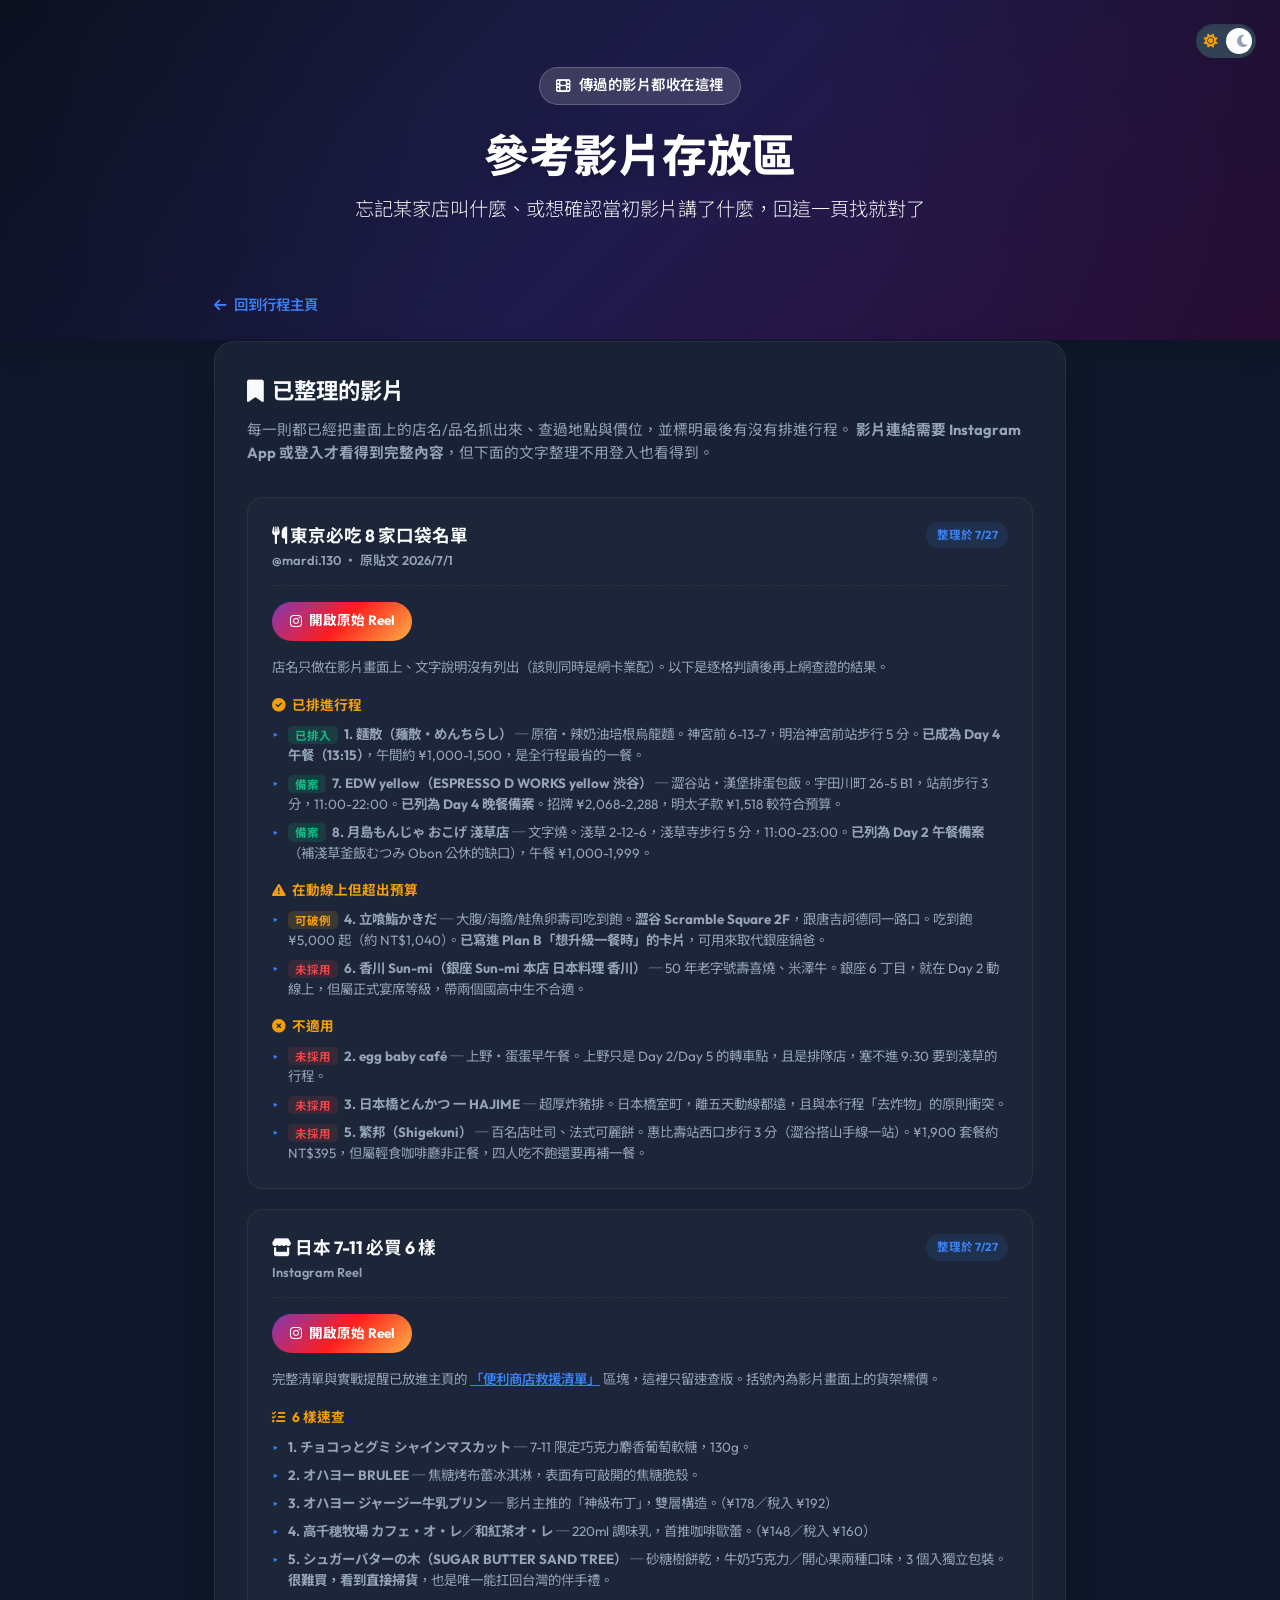
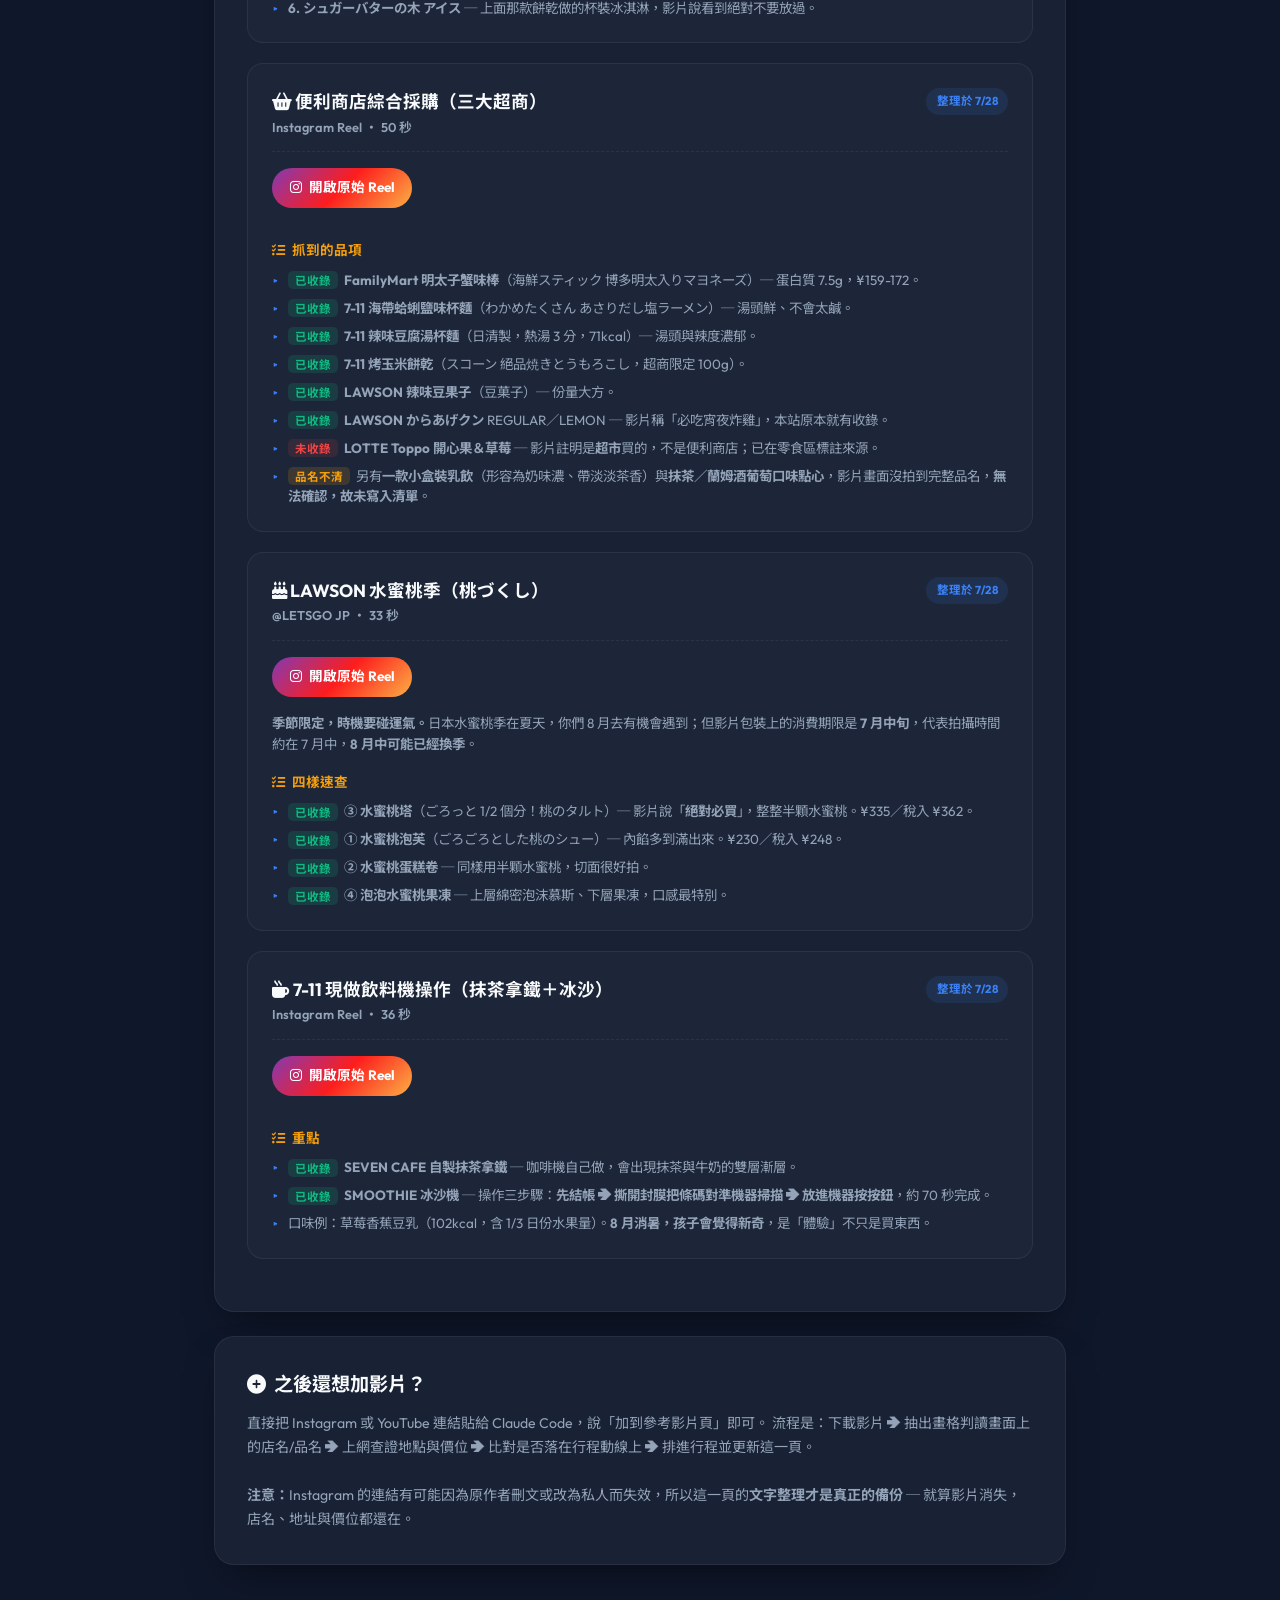
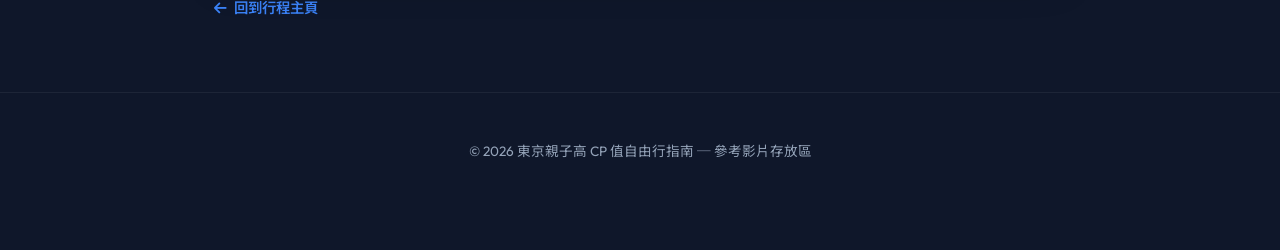
<file: refs.html>
<!DOCTYPE html>
<html lang="zh-TW">
<head>
    <meta charset="UTF-8">
    <meta name="viewport" content="width=device-width, initial-scale=1.0">
    <!-- 與主頁一致：不希望被搜尋引擎收錄，僅供分享連結給家人使用。 -->
    <meta name="robots" content="noindex, nofollow">
    <title>參考影片存放區 ─ 東京親子自由行</title>
    <link rel="preconnect" href="https://fonts.googleapis.com">
    <link rel="preconnect" href="https://fonts.gstatic.com" crossorigin>
    <link href="https://fonts.googleapis.com/css2?family=Noto+Sans+TC:wght@300;400;500;700&family=Outfit:wght@300;400;600;800&display=swap" rel="stylesheet">
    <link rel="stylesheet" href="https://cdnjs.cloudflare.com/ajax/libs/font-awesome/6.4.0/css/all.min.css">
    <link rel="stylesheet" href="style.css?v=3.3">
</head>
<body>
    <!-- Theme Toggle -->
    <div class="theme-switch-wrapper">
        <label class="theme-switch" for="checkbox">
            <input type="checkbox" id="checkbox" />
            <div class="slider round">
                <i class="fas fa-sun icon-sun"></i>
                <i class="fas fa-moon icon-moon"></i>
            </div>
        </label>
    </div>

    <header class="hero-header">
        <div class="hero-overlay"></div>
        <div class="hero-content">
            <span class="hero-tag"><i class="fas fa-film"></i> 傳過的影片都收在這裡</span>
            <h1>參考影片存放區</h1>
            <p class="hero-subtitle">忘記某家店叫什麼、或想確認當初影片講了什麼，回這一頁找就對了</p>
        </div>
    </header>

    <div class="refs-container">
        <a class="back-link" href="index.html"><i class="fas fa-arrow-left"></i> 回到行程主頁</a>

        <section class="card">
            <h2 style="font-size:1.4rem;font-weight:700;display:flex;align-items:center;gap:0.5rem;margin-bottom:0.5rem;">
                <i class="fas fa-bookmark"></i> 已整理的影片
            </h2>
            <p class="section-desc">
                每一則都已經把畫面上的店名/品名抓出來、查過地點與價位，並標明最後有沒有排進行程。
                <strong>影片連結需要 Instagram App 或登入才看得到完整內容</strong>，但下面的文字整理不用登入也看得到。
            </p>

            <!-- Ref 1 -->
            <div class="ref-card">
                <div class="ref-head">
                    <div>
                        <div class="ref-title"><i class="fas fa-utensils"></i> 東京必吃 8 家口袋名單</div>
                        <div class="ref-account">@mardi.130 ・ 原貼文 2026/7/1</div>
                    </div>
                    <span class="ref-date">整理於 7/27</span>
                </div>

                <a class="ref-btn" href="https://www.instagram.com/reel/DaPvyEuSRZ_/" target="_blank" rel="noopener noreferrer">
                    <i class="fab fa-instagram"></i> 開啟原始 Reel
                </a>

                <p style="font-size:0.84rem;color:var(--text-muted);line-height:1.6;">
                    店名只做在影片畫面上、文字說明沒有列出（該則同時是網卡業配）。以下是逐格判讀後再上網查證的結果。
                </p>

                <div class="ref-section-title"><i class="fas fa-circle-check"></i> 已排進行程</div>
                <ul class="ref-list">
                    <li><span class="ref-verdict yes">已排入</span><strong>1. 麵散（麺散・めんちらし）</strong> ─ 原宿・辣奶油培根烏龍麵。神宮前 6-13-7，明治神宮前站步行 5 分。<strong>已成為 Day 4 午餐（13:15）</strong>，午間約 ¥1,000-1,500，是全行程最省的一餐。</li>
                    <li><span class="ref-verdict yes">備案</span><strong>7. EDW yellow（ESPRESSO D WORKS yellow 渋谷）</strong> ─ 澀谷站・漢堡排蛋包飯。宇田川町 26-5 B1，站前步行 3 分，11:00-22:00。<strong>已列為 Day 4 晚餐備案</strong>。招牌 ¥2,068-2,288，明太子款 ¥1,518 較符合預算。</li>
                    <li><span class="ref-verdict yes">備案</span><strong>8. 月島もんじゃ おこげ 淺草店</strong> ─ 文字燒。淺草 2-12-6，淺草寺步行 5 分，11:00-23:00。<strong>已列為 Day 2 午餐備案</strong>（補淺草釜飯むつみ Obon 公休的缺口），午餐 ¥1,000-1,999。</li>
                </ul>

                <div class="ref-section-title"><i class="fas fa-triangle-exclamation"></i> 在動線上但超出預算</div>
                <ul class="ref-list">
                    <li><span class="ref-verdict maybe">可破例</span><strong>4. 立喰鮨かきだ</strong> ─ 大腹/海膽/鮭魚卵壽司吃到飽。<strong>澀谷 Scramble Square 2F</strong>，跟唐吉訶德同一路口。吃到飽 ¥5,000 起（約 NT$1,040）。<strong>已寫進 Plan B「想升級一餐時」的卡片</strong>，可用來取代銀座鍋爸。</li>
                    <li><span class="ref-verdict no">未採用</span><strong>6. 香川 Sun-mi（銀座 Sun-mi 本店 日本料理 香川）</strong> ─ 50 年老字號壽喜燒、米澤牛。銀座 6 丁目，就在 Day 2 動線上，但屬正式宴席等級，帶兩個國高中生不合適。</li>
                </ul>

                <div class="ref-section-title"><i class="fas fa-circle-xmark"></i> 不適用</div>
                <ul class="ref-list">
                    <li><span class="ref-verdict no">未採用</span><strong>2. egg baby café</strong> ─ 上野・蛋蛋早午餐。上野只是 Day 2/Day 5 的轉車點，且是排隊店，塞不進 9:30 要到淺草的行程。</li>
                    <li><span class="ref-verdict no">未採用</span><strong>3. 日本橋とんかつ 一 HAJIME</strong> ─ 超厚炸豬排。日本橋室町，離五天動線都遠，且與本行程「去炸物」的原則衝突。</li>
                    <li><span class="ref-verdict no">未採用</span><strong>5. 繁邦（Shigekuni）</strong> ─ 百名店吐司、法式可麗餅。惠比壽站西口步行 3 分（澀谷搭山手線一站）。¥1,900 套餐約 NT$395，但屬輕食咖啡廳非正餐，四人吃不飽還要再補一餐。</li>
                </ul>
            </div>

            <!-- Ref 2 -->
            <div class="ref-card">
                <div class="ref-head">
                    <div>
                        <div class="ref-title"><i class="fas fa-store"></i> 日本 7-11 必買 6 樣</div>
                        <div class="ref-account">Instagram Reel</div>
                    </div>
                    <span class="ref-date">整理於 7/27</span>
                </div>

                <a class="ref-btn" href="https://www.instagram.com/reel/DbGM16sTOVM/" target="_blank" rel="noopener noreferrer">
                    <i class="fab fa-instagram"></i> 開啟原始 Reel
                </a>

                <p style="font-size:0.84rem;color:var(--text-muted);line-height:1.6;">
                    完整清單與實戰提醒已放進主頁的
                    <a href="index.html#konbini" style="color:var(--primary);font-weight:600;">「便利商店救援清單」</a>
                    區塊，這裡只留速查版。括號內為影片畫面上的貨架標價。
                </p>

                <div class="ref-section-title"><i class="fas fa-list-check"></i> 6 樣速查</div>
                <ul class="ref-list">
                    <li><strong>1. チョコっとグミ シャインマスカット</strong> ─ 7-11 限定巧克力麝香葡萄軟糖，130g。</li>
                    <li><strong>2. オハヨー BRULEE</strong> ─ 焦糖烤布蕾冰淇淋，表面有可敲開的焦糖脆殼。</li>
                    <li><strong>3. オハヨー ジャージー牛乳プリン</strong> ─ 影片主推的「神級布丁」，雙層構造。（¥178／稅入 ¥192）</li>
                    <li><strong>4. 高千穂牧場 カフェ・オ・レ／和紅茶オ・レ</strong> ─ 220ml 調味乳，首推咖啡歐蕾。（¥148／稅入 ¥160）</li>
                    <li><strong>5. シュガーバターの木（SUGAR BUTTER SAND TREE）</strong> ─ 砂糖樹餅乾，牛奶巧克力／開心果兩種口味，3 個入獨立包裝。<strong>很難買，看到直接掃貨</strong>，也是唯一能扛回台灣的伴手禮。</li>
                    <li><strong>6. シュガーバターの木 アイス</strong> ─ 上面那款餅乾做的杯裝冰淇淋，影片說看到絕對不要放過。</li>
                </ul>
            </div>
            <!-- Ref 3 -->
            <div class="ref-card">
                <div class="ref-head">
                    <div>
                        <div class="ref-title"><i class="fas fa-basket-shopping"></i> 便利商店綜合採購（三大超商）</div>
                        <div class="ref-account">Instagram Reel ・ 50 秒</div>
                    </div>
                    <span class="ref-date">整理於 7/28</span>
                </div>
                <a class="ref-btn" href="https://www.instagram.com/reel/DY83BJeRntH/" target="_blank" rel="noopener noreferrer">
                    <i class="fab fa-instagram"></i> 開啟原始 Reel
                </a>
                <div class="ref-section-title"><i class="fas fa-list-check"></i> 抓到的品項</div>
                <ul class="ref-list">
                    <li><span class="ref-verdict yes">已收錄</span><strong>FamilyMart 明太子蟹味棒</strong>（海鮮スティック 博多明太入りマヨネーズ）─ 蛋白質 7.5g，¥159-172。</li>
                    <li><span class="ref-verdict yes">已收錄</span><strong>7-11 海帶蛤蜊鹽味杯麵</strong>（わかめたくさん あさりだし塩ラーメン）─ 湯頭鮮、不會太鹹。</li>
                    <li><span class="ref-verdict yes">已收錄</span><strong>7-11 辣味豆腐湯杯麵</strong>（日清製，熱湯 3 分，71kcal）─ 湯頭與辣度濃郁。</li>
                    <li><span class="ref-verdict yes">已收錄</span><strong>7-11 烤玉米餅乾</strong>（スコーン 絕品焼きとうもろこし，超商限定 100g）。</li>
                    <li><span class="ref-verdict yes">已收錄</span><strong>LAWSON 辣味豆果子</strong>（豆菓子）─ 份量大方。</li>
                    <li><span class="ref-verdict yes">已收錄</span><strong>LAWSON からあげクン</strong> REGULAR／LEMON ─ 影片稱「必吃宵夜炸雞」，本站原本就有收錄。</li>
                    <li><span class="ref-verdict no">未收錄</span><strong>LOTTE Toppo 開心果＆草莓</strong> ─ 影片註明是<strong>超市</strong>買的，不是便利商店；已在零食區標註來源。</li>
                    <li><span class="ref-verdict maybe">品名不清</span>另有<strong>一款小盒裝乳飲</strong>（形容為奶味濃、帶淡淡茶香）與<strong>抹茶／蘭姆酒葡萄口味點心</strong>，影片畫面沒拍到完整品名，<strong>無法確認，故未寫入清單</strong>。</li>
                </ul>
            </div>

            <!-- Ref 4 -->
            <div class="ref-card">
                <div class="ref-head">
                    <div>
                        <div class="ref-title"><i class="fas fa-cake-candles"></i> LAWSON 水蜜桃季（桃づくし）</div>
                        <div class="ref-account">@LETSGO JP ・ 33 秒</div>
                    </div>
                    <span class="ref-date">整理於 7/28</span>
                </div>
                <a class="ref-btn" href="https://www.instagram.com/reel/DbGJdX7RL5A/" target="_blank" rel="noopener noreferrer">
                    <i class="fab fa-instagram"></i> 開啟原始 Reel
                </a>
                <p style="font-size:0.84rem;color:var(--text-muted);line-height:1.6;">
                    <strong>季節限定，時機要碰運氣。</strong>日本水蜜桃季在夏天，你們 8 月去有機會遇到；但影片包裝上的消費期限是 <strong>7 月中旬</strong>，代表拍攝時間約在 7 月中，<strong>8 月中可能已經換季</strong>。
                </p>
                <div class="ref-section-title"><i class="fas fa-list-check"></i> 四樣速查</div>
                <ul class="ref-list">
                    <li><span class="ref-verdict yes">已收錄</span><strong>③ 水蜜桃塔</strong>（ごろっと 1/2 個分！桃のタルト）─ 影片說「<strong>絕對必買</strong>」，整整半顆水蜜桃。¥335／稅入 ¥362。</li>
                    <li><span class="ref-verdict yes">已收錄</span><strong>① 水蜜桃泡芙</strong>（ごろごろとした桃のシュー）─ 內餡多到滿出來。¥230／稅入 ¥248。</li>
                    <li><span class="ref-verdict yes">已收錄</span><strong>② 水蜜桃蛋糕卷</strong> ─ 同樣用半顆水蜜桃，切面很好拍。</li>
                    <li><span class="ref-verdict yes">已收錄</span><strong>④ 泡泡水蜜桃果凍</strong> ─ 上層綿密泡沫慕斯、下層果凍，口感最特別。</li>
                </ul>
            </div>

            <!-- Ref 5 -->
            <div class="ref-card">
                <div class="ref-head">
                    <div>
                        <div class="ref-title"><i class="fas fa-mug-hot"></i> 7-11 現做飲料機操作（抹茶拿鐵＋冰沙）</div>
                        <div class="ref-account">Instagram Reel ・ 36 秒</div>
                    </div>
                    <span class="ref-date">整理於 7/28</span>
                </div>
                <a class="ref-btn" href="https://www.instagram.com/reel/DaPIPd2TZLW/" target="_blank" rel="noopener noreferrer">
                    <i class="fab fa-instagram"></i> 開啟原始 Reel
                </a>
                <div class="ref-section-title"><i class="fas fa-list-check"></i> 重點</div>
                <ul class="ref-list">
                    <li><span class="ref-verdict yes">已收錄</span><strong>SEVEN CAFE 自製抹茶拿鐵</strong> ─ 咖啡機自己做，會出現抹茶與牛奶的雙層漸層。</li>
                    <li><span class="ref-verdict yes">已收錄</span><strong>SMOOTHIE 冰沙機</strong> ─ 操作三步驟：<strong>先結帳 ➔ 撕開封膜把條碼對準機器掃描 ➔ 放進機器按按鈕</strong>，約 70 秒完成。</li>
                    <li>口味例：草莓香蕉豆乳（102kcal，含 1/3 日份水果量）。<strong>8 月消暑，孩子會覺得新奇</strong>，是「體驗」不只是買東西。</li>
                </ul>
            </div>
        </section>

        <section class="card">
            <h2 style="font-size:1.2rem;font-weight:700;display:flex;align-items:center;gap:0.5rem;margin-bottom:0.75rem;">
                <i class="fas fa-plus-circle"></i> 之後還想加影片？
            </h2>
            <p style="font-size:0.88rem;color:var(--text-muted);line-height:1.7;">
                直接把 Instagram 或 YouTube 連結貼給 Claude Code，說「加到參考影片頁」即可。
                流程是：下載影片 ➔ 抽出畫格判讀畫面上的店名/品名 ➔ 上網查證地點與價位 ➔ 比對是否落在行程動線上 ➔ 排進行程並更新這一頁。
                <br><br>
                <strong>注意：</strong>Instagram 的連結有可能因為原作者刪文或改為私人而失效，所以這一頁的<strong>文字整理才是真正的備份</strong> ─ 就算影片消失，店名、地址與價位都還在。
            </p>
        </section>

        <a class="back-link" href="index.html" style="margin-top:0.5rem;"><i class="fas fa-arrow-left"></i> 回到行程主頁</a>
    </div>

    <footer class="main-footer">
        <p>© 2026 東京親子高 CP 值自由行指南 ─ 參考影片存放區</p>
    </footer>

    <script>
        // 主題切換（與主頁共用 localStorage 的 theme 設定）
        (function () {
            const toggle = document.getElementById('checkbox');
            const saved = localStorage.getItem('theme') || 'dark';
            document.documentElement.setAttribute('data-theme', saved);
            toggle.checked = saved === 'dark';
            toggle.addEventListener('change', function () {
                const theme = this.checked ? 'dark' : 'light';
                document.documentElement.setAttribute('data-theme', theme);
                localStorage.setItem('theme', theme);
            });
        })();
    </script>
</body>
</html>
</file>
<file: style.css>
/* General Variables & Themes */
:root {
    /* Color Palette */
    --primary: #3b82f6; /* Modern Blue */
    --primary-hover: #2563eb;
    --accent: #f59e0b; /* Warm Amber */
    --accent-hover: #d97706;
    --success: #10b981; /* Emerald Green */
    --danger: #ef4444; /* Rose Red */
    
    /* Font Stack */
    --font-sans: 'Outfit', 'Noto Sans TC', -apple-system, BlinkMacSystemFont, "Segoe UI", Roboto, sans-serif;
    
    /* Light Theme Defaults */
    --bg-app: #f1f5f9;
    --bg-card: rgba(255, 255, 255, 0.85);
    --border-card: rgba(226, 232, 240, 0.8);
    --text-main: #0f172a;
    --text-muted: #475569;
    --shadow-card: 0 10px 30px -5px rgba(0, 0, 0, 0.05), 0 4px 6px -2px rgba(0, 0, 0, 0.02);
    --glass-blur: blur(16px);
    --header-gradient: linear-gradient(135deg, #1e3a8a 0%, #3b82f6 50%, #60a5fa 100%);
    --tab-inactive: #f8fafc;
    --tab-border: #e2e8f0;
}

[data-theme="dark"] {
    /* Dark Theme Override */
    --bg-app: #0f172a;
    --bg-card: rgba(30, 41, 59, 0.7);
    --border-card: rgba(255, 255, 255, 0.06);
    --text-main: #f8fafc;
    --text-muted: #94a3b8;
    --shadow-card: 0 20px 40px -15px rgba(0, 0, 0, 0.5);
    --header-gradient: linear-gradient(135deg, #0f172a 0%, #1e1b4b 50%, #311042 100%);
    --tab-inactive: #1e293b;
    --tab-border: #334155;
}

/* Reset & Global */
* {
    margin: 0;
    padding: 0;
    box-sizing: border-box;
    transition: background-color 0.3s ease, border-color 0.3s ease, color 0.3s ease;
}

body {
    font-family: var(--font-sans);
    background-color: var(--bg-app);
    color: var(--text-main);
    line-height: 1.6;
    padding-bottom: 4rem;
    overflow-x: hidden;
}

/* Theme Toggle Button */
.theme-switch-wrapper {
    position: fixed;
    top: 1.5rem;
    right: 1.5rem;
    z-index: 1000;
}

.theme-switch {
    display: inline-block;
    height: 34px;
    position: relative;
    width: 60px;
}

.theme-switch input {
    display: none;
}

.slider {
    background-color: #cbd5e1;
    bottom: 0;
    cursor: pointer;
    left: 0;
    position: absolute;
    right: 0;
    top: 0;
    transition: .4s;
    display: flex;
    align-items: center;
    justify-content: space-between;
    padding: 0 8px;
    box-shadow: inset 0 2px 4px rgba(0,0,0,0.1);
}

.slider .icon-sun {
    color: #f59e0b;
    font-size: 14px;
    z-index: 2;
}

.slider .icon-moon {
    color: #94a3b8;
    font-size: 14px;
    z-index: 2;
}

.slider:before {
    background-color: white;
    bottom: 4px;
    content: "";
    height: 26px;
    left: 4px;
    position: absolute;
    transition: .4s;
    width: 26px;
    z-index: 1;
}

input:checked + .slider {
    background-color: #334155;
}

input:checked + .slider:before {
    transform: translateX(26px);
}

.slider.round {
    border-radius: 34px;
}

.slider.round:before {
    border-radius: 50%;
}

/* Hero Header styling */
.hero-header {
    position: relative;
    background: var(--header-gradient);
    min-height: 340px;
    padding: 4rem 2rem 5rem;
    display: flex;
    align-items: center;
    justify-content: center;
    text-align: center;
    color: white;
    overflow: hidden;
    box-shadow: 0 10px 30px rgba(0, 0, 0, 0.1);
}

.hero-overlay {
    position: absolute;
    top: 0;
    left: 0;
    width: 100%;
    height: 100%;
    background: radial-gradient(circle at center, transparent 30%, rgba(0, 0, 0, 0.3) 100%);
    opacity: 0.8;
}

.hero-content {
    position: relative;
    z-index: 5;
    max-width: 850px;
}

.hero-tag {
    display: inline-flex;
    align-items: center;
    gap: 0.5rem;
    background: rgba(255, 255, 255, 0.15);
    padding: 0.4rem 1rem;
    border-radius: 50px;
    font-size: 0.9rem;
    font-weight: 600;
    backdrop-filter: blur(8px);
    margin-bottom: 1.5rem;
    border: 1px solid rgba(255, 255, 255, 0.2);
    letter-spacing: 0.5px;
    animation: fadeInDown 0.6s ease;
}

.hero-header h1 {
    font-size: 2.8rem;
    font-weight: 800;
    letter-spacing: -0.5px;
    margin-bottom: 0.75rem;
    text-shadow: 0 4px 12px rgba(0, 0, 0, 0.2);
    line-height: 1.2;
}

.hero-subtitle {
    font-size: 1.2rem;
    opacity: 0.95;
    font-weight: 300;
    margin-bottom: 2rem;
}

.quick-alerts {
    display: flex;
    flex-wrap: wrap;
    justify-content: center;
    gap: 1rem;
    margin-top: 1.5rem;
}

.alert-badge {
    display: flex;
    align-items: center;
    gap: 0.75rem;
    padding: 0.75rem 1.25rem;
    border-radius: 12px;
    font-size: 0.88rem;
    text-align: left;
    backdrop-filter: blur(10px);
    border: 1px solid rgba(255, 255, 255, 0.15);
    max-width: 400px;
}

.alert-badge.heat-warning {
    background: rgba(245, 158, 11, 0.2);
    border-left: 4px solid var(--accent);
}

.alert-badge.redeye-info {
    background: rgba(59, 130, 246, 0.2);
    border-left: 4px solid var(--primary);
}

.alert-badge.obon-warning {
    background: rgba(239, 68, 68, 0.22);
    border-left: 4px solid var(--danger);
    max-width: 520px;
}

.badge-warn {
    background: rgba(239, 68, 68, 0.15);
    color: var(--danger);
}

.alert-badge i {
    font-size: 1.3rem;
    flex-shrink: 0;
}

/* Layout container */
.main-container {
    max-width: 1200px;
    margin: -3rem auto 0;
    padding: 0 1.5rem;
    position: relative;
    z-index: 10;
    display: grid;
    grid-template-columns: 320px 1fr;
    gap: 1.5rem;
}

/* Card layout */
.card {
    background: var(--bg-card);
    backdrop-filter: var(--glass-blur);
    -webkit-backdrop-filter: var(--glass-blur);
    border: 1px solid var(--border-card);
    border-radius: 20px;
    box-shadow: var(--shadow-card);
    padding: 2rem;
    margin-bottom: 1.5rem;
    overflow: hidden;
}

.overview-section {
    grid-column: 1;
    height: fit-content;
}

.itinerary-section {
    grid-column: 2;
}

.budget-section, .checklist-section {
    grid-column: 1 / -1;
}

/* Overview / Info Panel */
.overview-section h2 {
    font-size: 1.3rem;
    font-weight: 700;
    margin-bottom: 1.5rem;
    display: flex;
    align-items: center;
    gap: 0.5rem;
}

.stats-grid {
    display: grid;
    grid-template-columns: 1fr 1fr;
    gap: 1rem;
    margin-bottom: 1.5rem;
}

.stat-item {
    background: rgba(148, 163, 184, 0.08);
    padding: 1rem;
    border-radius: 12px;
    display: flex;
    flex-direction: column;
    gap: 0.25rem;
}

.stat-label {
    font-size: 0.75rem;
    color: var(--text-muted);
    font-weight: 500;
}

.stat-val {
    font-size: 1rem;
    font-weight: 700;
}

.quick-tips-box {
    border-top: 1px solid var(--border-card);
    padding-top: 1.5rem;
}

.quick-tips-box h3 {
    font-size: 1.05rem;
    font-weight: 600;
    margin-bottom: 0.75rem;
    display: flex;
    align-items: center;
    gap: 0.4rem;
}

.quick-tips-box ul {
    list-style: none;
    display: flex;
    flex-direction: column;
    gap: 0.75rem;
    font-size: 0.88rem;
    color: var(--text-muted);
}

.quick-tips-box li {
    position: relative;
    padding-left: 0.25rem;
}

.badge {
    display: inline-block;
    padding: 0.15rem 0.5rem;
    border-radius: 4px;
    font-size: 0.75rem;
    font-weight: 600;
    margin-right: 0.25rem;
}

.badge-primary {
    background: rgba(59, 130, 246, 0.15);
    color: var(--primary);
}

.badge-accent {
    background: rgba(245, 158, 11, 0.15);
    color: var(--accent);
}

/* Itinerary Header & Toggle */
.itinerary-header {
    display: flex;
    justify-content: space-between;
    align-items: center;
    flex-wrap: wrap;
    gap: 1rem;
    margin-bottom: 1.5rem;
    border-bottom: 1px solid var(--border-card);
    padding-bottom: 1.25rem;
}

.itinerary-header h2 {
    font-size: 1.5rem;
    font-weight: 700;
    display: flex;
    align-items: center;
    gap: 0.5rem;
}

.route-toggle-wrapper {
    display: flex;
    align-items: center;
    gap: 0.75rem;
}

.toggle-label {
    font-size: 0.88rem;
    color: var(--text-muted);
    font-weight: 500;
}

.btn {
    padding: 0.5rem 1rem;
    border-radius: 50px;
    font-size: 0.88rem;
    font-weight: 600;
    cursor: pointer;
    display: inline-flex;
    align-items: center;
    gap: 0.5rem;
    border: 1px solid transparent;
    transition: all 0.2s ease;
}

.btn-outline {
    background: transparent;
    border-color: var(--primary);
    color: var(--primary);
}

.btn-outline.active-sunny {
    background: rgba(245, 158, 11, 0.1);
    border-color: var(--accent);
    color: var(--accent);
    box-shadow: 0 0 10px rgba(245, 158, 11, 0.2);
}

.btn-outline.active-rainy {
    background: rgba(59, 130, 246, 0.1);
    border-color: var(--primary);
    color: var(--primary);
    box-shadow: 0 0 10px rgba(59, 130, 246, 0.2);
}

/* Day Tabs System */
.tabs-container {
    margin-bottom: 2rem;
}

.tabs-scroll {
    display: flex;
    gap: 0.5rem;
    overflow-x: auto;
    padding-bottom: 0.5rem;
    scrollbar-width: thin;
}

.tabs-scroll::-webkit-scrollbar {
    height: 4px;
}

.tabs-scroll::-webkit-scrollbar-thumb {
    background-color: var(--tab-border);
    border-radius: 4px;
}

.tab-btn {
    flex: 1;
    min-width: 100px;
    padding: 0.75rem 1rem;
    border-radius: 12px;
    border: 1px solid var(--tab-border);
    background: var(--tab-inactive);
    color: var(--text-muted);
    cursor: pointer;
    display: flex;
    flex-direction: column;
    align-items: center;
    gap: 0.15rem;
    font-weight: 600;
}

.tab-btn.active {
    background: var(--primary);
    border-color: var(--primary);
    color: white;
    box-shadow: 0 4px 12px rgba(59, 130, 246, 0.25);
}

.tab-day {
    font-size: 0.95rem;
}

.tab-date {
    font-size: 0.72rem;
    opacity: 0.8;
}

/* Timeline Cards */
.itinerary-content-wrapper {
    position: relative;
    padding-left: 1.5rem;
    border-left: 2px dashed var(--tab-border);
    display: flex;
    flex-direction: column;
    gap: 2rem;
}

.timeline-item {
    position: relative;
}

.timeline-dot {
    position: absolute;
    left: calc(-1.5rem - 6px);
    top: 6px;
    width: 12px;
    height: 12px;
    border-radius: 50%;
    background: var(--primary);
    border: 2px solid var(--bg-card);
    box-shadow: 0 0 0 4px rgba(59, 130, 246, 0.15);
}

.timeline-item.lodging-move .timeline-dot {
    background: var(--accent);
    box-shadow: 0 0 0 4px rgba(245, 158, 11, 0.15);
}

.item-time {
    font-size: 0.88rem;
    font-weight: 700;
    color: var(--primary);
    margin-bottom: 0.5rem;
    display: block;
}

.item-card {
    background: rgba(148, 163, 184, 0.04);
    border: 1px solid var(--border-card);
    border-radius: 16px;
    padding: 1.25rem;
    display: flex;
    flex-direction: column;
    gap: 0.75rem;
    transition: transform 0.2s ease, box-shadow 0.2s ease;
}

.item-card:hover {
    transform: translateY(-2px);
    box-shadow: 0 8px 20px -5px rgba(0, 0, 0, 0.05);
    background: rgba(148, 163, 184, 0.07);
}

.item-title-row {
    display: flex;
    justify-content: space-between;
    align-items: flex-start;
    flex-wrap: wrap;
    gap: 0.5rem;
}

.item-title {
    font-size: 1.15rem;
    font-weight: 700;
    color: var(--text-main);
}

.item-badges {
    display: flex;
    gap: 0.35rem;
    flex-wrap: wrap;
}

.cp-badge {
    background: rgba(16, 185, 129, 0.12);
    color: var(--success);
    font-weight: 700;
    font-size: 0.75rem;
    padding: 0.2rem 0.6rem;
    border-radius: 4px;
    display: inline-flex;
    align-items: center;
    gap: 0.25rem;
}

.heat-badge {
    background: rgba(239, 68, 68, 0.08);
    color: var(--danger);
    font-weight: 600;
    font-size: 0.75rem;
    padding: 0.2rem 0.6rem;
    border-radius: 4px;
    display: inline-flex;
    align-items: center;
    gap: 0.25rem;
}

.heat-badge.cool {
    background: rgba(59, 130, 246, 0.08);
    color: var(--primary);
}

.item-desc {
    font-size: 0.92rem;
    color: var(--text-muted);
}

.item-details {
    display: flex;
    flex-wrap: wrap;
    gap: 1.25rem;
    border-top: 1px solid var(--border-card);
    padding-top: 0.75rem;
    font-size: 0.85rem;
    color: var(--text-muted);
}

.detail-point i {
    margin-right: 0.35rem;
    color: var(--primary);
}

.item-alternative {
    background: rgba(245, 158, 11, 0.06);
    border: 1px dashed rgba(245, 158, 11, 0.3);
    border-radius: 12px;
    padding: 0.9rem;
    margin-top: 0.25rem;
    display: none; /* Controlled by toggle class */
}

.alternative-active .item-alternative {
    display: block;
    animation: fadeIn 0.3s ease;
}

.alternative-title {
    font-weight: 700;
    color: var(--accent);
    font-size: 0.88rem;
    margin-bottom: 0.25rem;
    display: flex;
    align-items: center;
    gap: 0.4rem;
}

.alternative-desc {
    font-size: 0.85rem;
    color: var(--text-muted);
}

/* Budget Section */
.budget-section h2, .checklist-section h2 {
    font-size: 1.5rem;
    font-weight: 700;
    margin-bottom: 0.5rem;
    display: flex;
    align-items: center;
    gap: 0.5rem;
}

.section-desc {
    color: var(--text-muted);
    font-size: 0.92rem;
    margin-bottom: 2rem;
}

.budget-container {
    display: grid;
    grid-template-columns: 1.2fr 1fr;
    gap: 2.5rem;
    align-items: start;
}

.budget-inputs {
    display: flex;
    flex-direction: column;
    gap: 1.25rem;
}

.input-group {
    display: flex;
    flex-direction: column;
    gap: 0.5rem;
}

.input-group label {
    font-size: 0.9rem;
    font-weight: 600;
    color: var(--text-muted);
    display: flex;
    align-items: center;
    gap: 0.4rem;
}

.input-wrapper {
    position: relative;
    display: flex;
    align-items: center;
}

.currency {
    position: absolute;
    left: 1rem;
    font-weight: 600;
    color: var(--text-muted);
}

.input-wrapper input {
    width: 100%;
    padding: 0.75rem 1rem 0.75rem 3rem;
    border-radius: 12px;
    border: 1px solid var(--tab-border);
    background: transparent;
    color: var(--text-main);
    font-family: var(--font-sans);
    font-size: 1rem;
    font-weight: 600;
    outline: none;
}

.input-wrapper input:focus {
    border-color: var(--primary);
    box-shadow: 0 0 0 3px rgba(59, 130, 246, 0.15);
}

.budget-summary {
    background: rgba(59, 130, 246, 0.03);
    border: 1px solid var(--border-card);
    padding: 2rem;
    border-radius: 20px;
    display: flex;
    flex-direction: column;
    gap: 1.5rem;
    height: 100%;
    justify-content: center;
}

.summary-card {
    display: flex;
    flex-direction: column;
    gap: 0.25rem;
}

.summary-title {
    font-size: 0.88rem;
    color: var(--text-muted);
    font-weight: 500;
}

.summary-value {
    font-size: 2.2rem;
    font-weight: 800;
    color: var(--primary);
    font-family: 'Outfit', sans-serif;
}

.summary-card.secondary .summary-value {
    font-size: 1.6rem;
    color: var(--text-main);
}

.cp-analysis {
    border-top: 1px solid var(--border-card);
    padding-top: 1.25rem;
    font-size: 0.88rem;
}

.cp-title {
    font-weight: 700;
    color: var(--success);
    margin-bottom: 0.35rem;
    display: flex;
    align-items: center;
    gap: 0.35rem;
}

.cp-analysis p {
    color: var(--text-muted);
    line-height: 1.5;
}

/* Checklist Section */
.checklist-grid {
    display: grid;
    grid-template-columns: 1fr 1.1fr;
    gap: 2.5rem;
}

.todo-list {
    list-style: none;
    display: flex;
    flex-direction: column;
    gap: 0.88rem;
}

.todo-list li {
    display: flex;
    align-items: center;
    gap: 0.75rem;
    padding: 0.75rem 1rem;
    background: rgba(148, 163, 184, 0.03);
    border-radius: 12px;
    border: 1px solid var(--border-card);
}

.todo-list input[type="checkbox"] {
    width: 20px;
    height: 20px;
    border-radius: 6px;
    border: 2px solid var(--tab-border);
    cursor: pointer;
    accent-color: var(--primary);
    flex-shrink: 0;
}

.todo-list label {
    font-size: 0.92rem;
    cursor: pointer;
    font-weight: 500;
    user-select: none;
}

.todo-list input:checked + label {
    text-decoration: line-through;
    color: var(--text-muted);
    opacity: 0.7;
}

.survival-guide-container {
    display: flex;
    flex-direction: column;
    gap: 1.25rem;
}

.survival-item {
    display: flex;
    gap: 1rem;
    background: rgba(148, 163, 184, 0.03);
    padding: 1.25rem;
    border-radius: 16px;
    border: 1px solid var(--border-card);
}

.survival-icon {
    width: 40px;
    height: 40px;
    border-radius: 50%;
    background: rgba(59, 130, 246, 0.1);
    color: var(--primary);
    display: flex;
    align-items: center;
    justify-content: center;
    font-size: 1.1rem;
    flex-shrink: 0;
}

.survival-text h4 {
    font-size: 0.98rem;
    font-weight: 700;
    margin-bottom: 0.25rem;
}

.survival-text p {
    font-size: 0.85rem;
    color: var(--text-muted);
    line-height: 1.5;
}

/* Footer */
.main-footer {
    text-align: center;
    padding: 3rem 1.5rem 1.5rem;
    font-size: 0.85rem;
    color: var(--text-muted);
    border-top: 1px solid var(--border-card);
    margin-top: 3rem;
}

/* Animations */
@keyframes fadeIn {
    from { opacity: 0; transform: translateY(4px); }
    to { opacity: 1; transform: translateY(0); }
}

@keyframes fadeInDown {
    from { opacity: 0; transform: translateY(-10px); }
    to { opacity: 1; transform: translateY(0); }
}

/* Responsive adjustments */
@media (max-width: 992px) {
    .main-container {
        grid-template-columns: 1fr;
    }
    
    .overview-section {
        grid-column: 1;
    }
    
    .itinerary-section {
        grid-column: 1;
    }
    
    .budget-container {
        grid-template-columns: 1fr;
        gap: 1.5rem;
    }
    
    .checklist-grid {
        grid-template-columns: 1fr;
        gap: 1.5rem;
    }
}

@media (max-width: 576px) {
    .hero-header {
        padding: 3rem 1rem 4rem;
        min-height: auto;
    }
    
    .hero-header h1 {
        font-size: 1.8rem;
    }
    
    .hero-subtitle {
        font-size: 1rem;
    }
    
    .main-container {
        margin-top: -1.5rem;
        padding: 0 1rem;
    }
    
    .card {
        padding: 1.25rem;
    }
    
    .stats-grid {
        grid-template-columns: 1fr;
    }
    
    .itinerary-header {
        flex-direction: column;
        align-items: flex-start;
    }
    
    .tab-btn {
        min-width: 90px;
        padding: 0.6rem 0.75rem;
    }
}

/* Split-Route UI Styles */
.split-route-container {
    display: grid;
    grid-template-columns: 1fr 1fr;
    gap: 1.25rem;
    margin-top: 0.75rem;
    border-top: 1px dashed var(--border-card);
    padding-top: 1rem;
}

.route-col {
    background: rgba(148, 163, 184, 0.02);
    border: 1px solid var(--border-card);
    padding: 1rem;
    border-radius: 12px;
    display: flex;
    flex-direction: column;
    gap: 0.5rem;
}

.route-col h5 {
    font-size: 0.92rem;
    font-weight: 700;
    margin-bottom: 0.25rem;
    display: flex;
    align-items: center;
    gap: 0.4rem;
}

.route-col.mom h5 {
    color: #ec4899; /* Pink accent for Mom */
}

.route-col.kids h5 {
    color: #10b981; /* Emerald accent for Kids */
}

.route-col p {
    font-size: 0.85rem;
    color: var(--text-muted);
    line-height: 1.5;
}

.meeting-point {
    margin-top: 0.75rem;
    background: rgba(245, 158, 11, 0.05);
    border: 1px solid rgba(245, 158, 11, 0.15);
    padding: 0.75rem 1rem;
    border-radius: 12px;
    font-size: 0.85rem;
    color: var(--text-muted);
    line-height: 1.5;
}

.meeting-point i {
    color: var(--accent);
}

/* 手機編組提醒：四人只有三支手機，每個分流段落都固定顯示一次 */
.phone-rule {
    margin-top: 0.5rem;
    background: rgba(239, 68, 68, 0.05);
    border: 1px solid rgba(239, 68, 68, 0.2);
    border-left: 4px solid #ef4444;
    padding: 0.75rem 1rem;
    border-radius: 12px;
    font-size: 0.85rem;
    color: var(--text-muted);
    line-height: 1.5;
}

.phone-rule i {
    color: #ef4444;
}

@media (max-width: 768px) {
    .split-route-container {
        grid-template-columns: 1fr;
        gap: 0.75rem;
    }
}

/* ============================================================
   Pre-trip Preparation Cockpit (行前準備駕駛艙)
   ============================================================ */
.prep-section {
    grid-column: 1 / -1;
}

.prep-header {
    display: flex;
    justify-content: space-between;
    align-items: center;
    flex-wrap: wrap;
    gap: 1.5rem;
    border-bottom: 1px solid var(--border-card);
    padding-bottom: 1.5rem;
    margin-bottom: 1.5rem;
}

.prep-header-text {
    flex: 1 1 380px;
}

.prep-header h2 {
    font-size: 1.5rem;
    font-weight: 700;
    display: flex;
    align-items: center;
    gap: 0.5rem;
    margin-bottom: 0.4rem;
}

.prep-header .section-desc {
    margin-bottom: 0;
}

/* Countdown */
.countdown-box {
    flex: 0 1 auto;
    min-width: 280px;
    max-width: 100%;
    background: linear-gradient(135deg, rgba(59, 130, 246, 0.12), rgba(245, 158, 11, 0.12));
    border: 1px solid rgba(59, 130, 246, 0.25);
    border-radius: 16px;
    padding: 1.1rem 1.4rem;
    display: flex;
    flex-direction: column;
    gap: 0.2rem;
    text-align: center;
}

.countdown-label {
    font-size: 0.78rem;
    color: var(--text-muted);
    font-weight: 600;
    display: flex;
    align-items: center;
    justify-content: center;
    gap: 0.35rem;
}

.countdown-value {
    font-family: 'Outfit', sans-serif;
    font-size: 2.1rem;
    font-weight: 800;
    color: var(--primary);
    line-height: 1.15;
}

.countdown-value small {
    font-size: 0.95rem;
    font-weight: 600;
    color: var(--text-muted);
}

.countdown-sub {
    font-size: 0.78rem;
    color: var(--accent);
    font-weight: 600;
}

/* Progress bar */
.prep-progress {
    margin-bottom: 1.75rem;
}

.prep-progress-top {
    display: flex;
    justify-content: space-between;
    align-items: baseline;
    font-size: 0.88rem;
    font-weight: 700;
    color: var(--text-muted);
    margin-bottom: 0.5rem;
}

#prep-progress-pct {
    color: var(--success);
    font-size: 1.1rem;
    font-family: 'Outfit', sans-serif;
}

.prep-progress-bar {
    height: 10px;
    border-radius: 50px;
    background: rgba(148, 163, 184, 0.18);
    overflow: hidden;
}

.prep-progress-fill {
    height: 100%;
    width: 0%;
    border-radius: 50px;
    background: linear-gradient(90deg, var(--primary), var(--success));
    transition: width 0.35s ease;
}

/* Phase cards */
.prep-grid {
    display: grid;
    grid-template-columns: repeat(auto-fit, minmax(320px, 1fr));
    gap: 1.25rem;
}

.prep-phase {
    background: rgba(148, 163, 184, 0.03);
    border: 1px solid var(--border-card);
    border-radius: 16px;
    padding: 1.25rem;
    display: flex;
    flex-direction: column;
    gap: 0.9rem;
}

.prep-phase.urgent {
    border-color: rgba(239, 68, 68, 0.35);
    background: rgba(239, 68, 68, 0.04);
}

.prep-phase.final {
    border-color: rgba(245, 158, 11, 0.35);
    background: rgba(245, 158, 11, 0.04);
}

.prep-phase-head {
    display: flex;
    justify-content: space-between;
    align-items: center;
    gap: 0.75rem;
    border-bottom: 1px dashed var(--border-card);
    padding-bottom: 0.6rem;
}

.prep-phase-head h3 {
    font-size: 0.95rem;
    font-weight: 700;
    display: flex;
    align-items: center;
    gap: 0.4rem;
}

.prep-phase.urgent .prep-phase-head h3 { color: var(--danger); }
.prep-phase.final .prep-phase-head h3 { color: var(--accent); }

.prep-deadline {
    flex-shrink: 0;
    font-size: 0.72rem;
    font-weight: 700;
    padding: 0.2rem 0.6rem;
    border-radius: 50px;
    background: rgba(59, 130, 246, 0.12);
    color: var(--primary);
}

.prep-phase.urgent .prep-deadline {
    background: rgba(239, 68, 68, 0.12);
    color: var(--danger);
}

.prep-items {
    list-style: none;
    display: flex;
    flex-direction: column;
    gap: 0.6rem;
}

.prep-item {
    display: flex;
    align-items: flex-start;
    gap: 0.7rem;
    padding: 0.7rem 0.8rem;
    border-radius: 12px;
    background: var(--bg-card);
    border: 1px solid var(--border-card);
}

.prep-item input[type="checkbox"] {
    width: 20px;
    height: 20px;
    margin-top: 2px;
    border-radius: 6px;
    cursor: pointer;
    accent-color: var(--success);
    flex-shrink: 0;
}

.prep-item label {
    cursor: pointer;
    display: flex;
    flex-direction: column;
    gap: 0.2rem;
    user-select: none;
}

.prep-item-title {
    font-size: 0.9rem;
    font-weight: 700;
    color: var(--text-main);
    line-height: 1.35;
}

.prep-item-desc {
    font-size: 0.8rem;
    color: var(--text-muted);
    line-height: 1.5;
}

.prep-item input:checked + label .prep-item-title {
    text-decoration: line-through;
    color: var(--text-muted);
}

.prep-item input:checked + label {
    opacity: 0.55;
}

/* Emergency block */
.emergency-block {
    margin-top: 2rem;
    border-top: 1px solid var(--border-card);
    padding-top: 1.5rem;
}

.emergency-block h3 {
    font-size: 1.1rem;
    font-weight: 700;
    color: var(--danger);
    display: flex;
    align-items: center;
    gap: 0.5rem;
    margin-bottom: 1.1rem;
}

.emergency-grid {
    display: grid;
    grid-template-columns: repeat(auto-fit, minmax(280px, 1fr));
    gap: 1.1rem;
}

.emergency-card {
    background: rgba(239, 68, 68, 0.04);
    border: 1px solid rgba(239, 68, 68, 0.18);
    border-radius: 16px;
    padding: 1.1rem;
}

.emergency-card h4 {
    font-size: 0.92rem;
    font-weight: 700;
    margin-bottom: 0.7rem;
    display: flex;
    align-items: center;
    gap: 0.4rem;
}

.emergency-card ul {
    list-style: none;
    display: flex;
    flex-direction: column;
    gap: 0.5rem;
}

.emergency-card li {
    font-size: 0.82rem;
    color: var(--text-muted);
    line-height: 1.5;
    padding-left: 0.85rem;
    position: relative;
}

.emergency-card li::before {
    content: "▸";
    color: var(--danger);
    position: absolute;
    left: 0;
}

.emergency-card.fill-in {
    background: rgba(59, 130, 246, 0.04);
    border-color: rgba(59, 130, 246, 0.2);
    display: flex;
    flex-direction: column;
    gap: 0.35rem;
}

.emergency-card.fill-in label {
    font-size: 0.78rem;
    font-weight: 600;
    color: var(--text-muted);
    margin-top: 0.3rem;
}

.emergency-card.fill-in input {
    width: 100%;
    padding: 0.55rem 0.8rem;
    border-radius: 10px;
    border: 1px solid var(--tab-border);
    background: transparent;
    color: var(--text-main);
    font-family: var(--font-sans);
    font-size: 0.88rem;
    font-weight: 600;
    outline: none;
}

.emergency-card.fill-in input:focus {
    border-color: var(--primary);
    box-shadow: 0 0 0 3px rgba(59, 130, 246, 0.15);
}

.fill-in-note {
    font-size: 0.75rem;
    color: var(--text-muted);
    line-height: 1.45;
    margin-top: 0.6rem;
}

@media (max-width: 576px) {
    .prep-header-text {
        flex: 1 1 100%;
    }
    .countdown-box {
        width: 100%;
        min-width: 0;
        padding: 1rem;
    }
    .countdown-value {
        font-size: 1.7rem;
    }
    .countdown-sub {
        word-break: break-word;
    }
}

/* ============================================================
   Plan B 備案作戰室 (Contingency War Room)
   ============================================================ */
.contingency-section {
    grid-column: 1 / -1;
}

.planb-tab {
    flex-direction: row !important;
    gap: 0.45rem !important;
    min-width: 140px;
}

.planb-tab i {
    font-size: 0.9rem;
}

.planb-note {
    display: flex;
    gap: 0.8rem;
    align-items: flex-start;
    background: rgba(245, 158, 11, 0.07);
    border: 1px dashed rgba(245, 158, 11, 0.35);
    border-radius: 14px;
    padding: 1rem 1.2rem;
    margin-bottom: 1.5rem;
}

.planb-note i {
    color: var(--accent);
    font-size: 1.05rem;
    margin-top: 2px;
    flex-shrink: 0;
}

.planb-note p {
    font-size: 0.86rem;
    color: var(--text-muted);
    line-height: 1.6;
}

.planb-grid {
    display: grid;
    grid-template-columns: repeat(auto-fit, minmax(360px, 1fr));
    gap: 1.25rem;
}

.planb-card {
    background: rgba(148, 163, 184, 0.03);
    border: 1px solid var(--border-card);
    border-radius: 16px;
    padding: 1.25rem;
    display: flex;
    flex-direction: column;
    gap: 0.8rem;
    transition: transform 0.2s ease, box-shadow 0.2s ease;
}

.planb-card:hover {
    transform: translateY(-2px);
    box-shadow: 0 8px 20px -5px rgba(0, 0, 0, 0.08);
}

.planb-card h4 {
    font-size: 1rem;
    font-weight: 700;
    color: var(--text-main);
    line-height: 1.4;
    border-bottom: 1px dashed var(--border-card);
    padding-bottom: 0.7rem;
}

.planb-row {
    display: flex;
    gap: 0.7rem;
    align-items: flex-start;
}

.planb-row p {
    font-size: 0.84rem;
    color: var(--text-muted);
    line-height: 1.55;
}

.planb-tag {
    flex-shrink: 0;
    font-size: 0.7rem;
    font-weight: 700;
    padding: 0.2rem 0.5rem;
    border-radius: 6px;
    margin-top: 2px;
    letter-spacing: 0.5px;
}

.planb-tag.trigger {
    background: rgba(239, 68, 68, 0.12);
    color: var(--danger);
}

.planb-tag.action {
    background: rgba(245, 158, 11, 0.14);
    color: var(--accent);
}

.planb-alts {
    background: rgba(16, 185, 129, 0.05);
    border: 1px solid rgba(16, 185, 129, 0.18);
    border-radius: 12px;
    padding: 0.9rem 1rem;
    display: flex;
    flex-direction: column;
    gap: 0.5rem;
}

.planb-alts-title {
    font-size: 0.78rem;
    font-weight: 700;
    color: var(--success);
    display: flex;
    align-items: center;
    gap: 0.4rem;
}

.planb-alts ul {
    list-style: none;
    display: flex;
    flex-direction: column;
    gap: 0.45rem;
}

.planb-alts li {
    font-size: 0.82rem;
    color: var(--text-muted);
    line-height: 1.55;
    padding-left: 1rem;
    position: relative;
}

.planb-alts li::before {
    content: "→";
    color: var(--success);
    position: absolute;
    left: 0;
    font-weight: 700;
}

@media (max-width: 576px) {
    .planb-grid {
        grid-template-columns: 1fr;
    }
    .planb-tab {
        min-width: 120px;
    }
}

/* ============================================================
   便利商店救援清單 (Konbini) + 參考影片存放區 (Refs)
   ============================================================ */
.konbini-section {
    grid-column: 1 / -1;
}

.konbini-note {
    display: flex;
    gap: 0.8rem;
    align-items: flex-start;
    background: rgba(16, 185, 129, 0.06);
    border: 1px dashed rgba(16, 185, 129, 0.35);
    border-radius: 14px;
    padding: 1rem 1.2rem;
    margin-bottom: 1.5rem;
}

.konbini-note i {
    color: var(--success);
    font-size: 1.05rem;
    margin-top: 2px;
    flex-shrink: 0;
}

.konbini-note p {
    font-size: 0.85rem;
    color: var(--text-muted);
    line-height: 1.6;
}

.konbini-sub {
    font-size: 1.05rem;
    font-weight: 700;
    color: var(--primary);
    display: flex;
    align-items: center;
    gap: 0.5rem;
    margin: 1.75rem 0 0.9rem;
    padding-bottom: 0.5rem;
    border-bottom: 1px dashed var(--border-card);
}

.konbini-tip {
    font-size: 0.83rem;
    color: var(--text-muted);
    line-height: 1.6;
    margin-top: 0.75rem;
}

.konbini-tip i {
    color: var(--accent);
    margin-right: 0.3rem;
}

.konbini-grid {
    display: grid;
    grid-template-columns: repeat(auto-fit, minmax(280px, 1fr));
    gap: 1.1rem;
}

.konbini-card {
    position: relative;
    background: rgba(148, 163, 184, 0.03);
    border: 1px solid var(--border-card);
    border-radius: 16px;
    padding: 1.25rem 1.25rem 1.25rem 3.4rem;
    transition: transform 0.2s ease, box-shadow 0.2s ease;
}

.konbini-card:hover {
    transform: translateY(-2px);
    box-shadow: 0 8px 20px -5px rgba(0, 0, 0, 0.08);
}

.konbini-card.highlight {
    border-color: rgba(245, 158, 11, 0.4);
    background: rgba(245, 158, 11, 0.05);
}

.konbini-num {
    position: absolute;
    left: 1rem;
    top: 1.2rem;
    width: 26px;
    height: 26px;
    border-radius: 50%;
    background: var(--primary);
    color: #fff;
    font-family: 'Outfit', sans-serif;
    font-size: 0.85rem;
    font-weight: 800;
    display: flex;
    align-items: center;
    justify-content: center;
    flex-shrink: 0;
}

.konbini-card.highlight .konbini-num {
    background: var(--accent);
}

.konbini-card h4 {
    font-size: 1rem;
    font-weight: 700;
    color: var(--text-main);
    line-height: 1.35;
    margin-bottom: 0.3rem;
}

.konbini-jp {
    font-size: 0.82rem;
    font-weight: 600;
    color: var(--primary);
    margin-bottom: 0.5rem;
    word-break: break-word;
}

.konbini-desc {
    font-size: 0.83rem;
    color: var(--text-muted);
    line-height: 1.55;
}

.konbini-price {
    display: inline-block;
    margin-top: 0.4rem;
    font-size: 0.75rem;
    font-weight: 700;
    color: var(--success);
    background: rgba(16, 185, 129, 0.1);
    padding: 0.15rem 0.5rem;
    border-radius: 6px;
}

/* Footer link */
.footer-link {
    color: var(--primary);
    font-weight: 600;
    text-decoration: none;
    display: inline-flex;
    align-items: center;
    gap: 0.4rem;
}

.footer-link:hover {
    text-decoration: underline;
}

/* ---- 參考影片存放區 (refs.html) ---- */
.refs-container {
    max-width: 900px;
    margin: -3rem auto 0;
    padding: 0 1.5rem;
    position: relative;
    z-index: 10;
}

.ref-card {
    background: rgba(148, 163, 184, 0.03);
    border: 1px solid var(--border-card);
    border-radius: 16px;
    padding: 1.5rem;
    margin-bottom: 1.25rem;
}

.ref-head {
    display: flex;
    justify-content: space-between;
    align-items: flex-start;
    flex-wrap: wrap;
    gap: 0.75rem;
    border-bottom: 1px dashed var(--border-card);
    padding-bottom: 0.9rem;
    margin-bottom: 1rem;
}

.ref-title {
    font-size: 1.1rem;
    font-weight: 700;
}

.ref-account {
    font-size: 0.8rem;
    color: var(--text-muted);
    font-weight: 600;
}

.ref-date {
    flex-shrink: 0;
    font-size: 0.72rem;
    font-weight: 700;
    padding: 0.25rem 0.65rem;
    border-radius: 50px;
    background: rgba(59, 130, 246, 0.12);
    color: var(--primary);
}

.ref-btn {
    display: inline-flex;
    align-items: center;
    gap: 0.45rem;
    padding: 0.55rem 1.1rem;
    border-radius: 50px;
    background: linear-gradient(135deg, #833ab4, #fd1d1d, #fcb045);
    color: #fff;
    font-size: 0.85rem;
    font-weight: 700;
    text-decoration: none;
    margin-bottom: 1rem;
}

.ref-btn:hover {
    opacity: 0.9;
}

.ref-section-title {
    font-size: 0.85rem;
    font-weight: 700;
    color: var(--accent);
    margin: 1rem 0 0.5rem;
    display: flex;
    align-items: center;
    gap: 0.4rem;
}

.ref-list {
    list-style: none;
    display: flex;
    flex-direction: column;
    gap: 0.45rem;
}

.ref-list li {
    font-size: 0.84rem;
    color: var(--text-muted);
    line-height: 1.55;
    padding-left: 1rem;
    position: relative;
}

.ref-list li::before {
    content: "▸";
    color: var(--primary);
    position: absolute;
    left: 0;
}

.ref-verdict {
    font-size: 0.72rem;
    font-weight: 700;
    padding: 0.1rem 0.45rem;
    border-radius: 5px;
    margin-right: 0.35rem;
}

.ref-verdict.yes { background: rgba(16, 185, 129, 0.15); color: var(--success); }
.ref-verdict.maybe { background: rgba(245, 158, 11, 0.15); color: var(--accent); }
.ref-verdict.no { background: rgba(239, 68, 68, 0.12); color: var(--danger); }

.back-link {
    display: inline-flex;
    align-items: center;
    gap: 0.45rem;
    color: var(--primary);
    font-weight: 600;
    text-decoration: none;
    margin-bottom: 1.5rem;
    font-size: 0.9rem;
}

.back-link:hover { text-decoration: underline; }

@media (max-width: 576px) {
    .konbini-grid { grid-template-columns: 1fr; }
}

/* ============================================================
   手機閱讀優化：可收合區塊 + 底部快速跳轉 + 旅程中自動置頂
   ============================================================ */

/* --- 可收合區塊 --- */
.collapse-btn {
    display: none; /* 桌機不需要，只在手機顯示 */
    align-items: center;
    gap: 0.35rem;
    margin-left: auto;
    padding: 0.35rem 0.8rem;
    border: 1px solid var(--primary);
    border-radius: 50px;
    background: rgba(59, 130, 246, 0.1);
    color: var(--primary);
    font-family: var(--font-sans);
    font-size: 0.78rem;
    font-weight: 700;
    cursor: pointer;
}

.collapse-btn i {
    font-size: 0.7rem;
    transition: transform 0.25s ease;
}

.collapsible.collapsed .collapse-btn i {
    transform: rotate(180deg);
}

.collapsible.collapsed .collapsible-body {
    display: none;
}

/* 收合時給一句提示，讓人知道裡面還有東西 */
.collapsed-hint {
    display: none;
    font-size: 0.82rem;
    color: var(--text-muted);
    background: rgba(148, 163, 184, 0.06);
    border: 1px dashed var(--border-card);
    border-radius: 12px;
    padding: 0.75rem 1rem;
    margin-top: 0.75rem;
    line-height: 1.5;
}

.collapsible.collapsed .collapsed-hint {
    display: block;
}

/* --- 今天是第幾天 的橫幅（旅程期間才出現） --- */
.today-banner {
    background: linear-gradient(135deg, rgba(59, 130, 246, 0.15), rgba(16, 185, 129, 0.15));
    border: 1px solid rgba(59, 130, 246, 0.3);
    border-radius: 14px;
    padding: 0.9rem 1.2rem;
    margin-bottom: 1.25rem;
    font-size: 0.92rem;
    font-weight: 700;
    color: var(--text-main);
    display: flex;
    align-items: center;
    gap: 0.6rem;
}

.today-banner i {
    color: var(--success);
}

.tab-btn.is-today {
    box-shadow: 0 0 0 2px var(--success);
}

/* --- 底部快速跳轉列（僅手機） --- */
.mobile-quicknav {
    display: none;
    position: fixed;
    left: 0;
    right: 0;
    bottom: 0;
    z-index: 999;
    background: var(--bg-card);
    backdrop-filter: blur(18px);
    -webkit-backdrop-filter: blur(18px);
    border-top: 1px solid var(--border-card);
    box-shadow: 0 -6px 20px rgba(0, 0, 0, 0.18);
    padding: 0.4rem 0.3rem calc(0.4rem + env(safe-area-inset-bottom));
}

.mobile-quicknav a {
    flex: 1;
    display: flex;
    flex-direction: column;
    align-items: center;
    justify-content: center;
    gap: 0.15rem;
    padding: 0.45rem 0.2rem;
    border-radius: 12px;
    color: var(--text-muted);
    text-decoration: none;
    font-size: 0.68rem;
    font-weight: 700;
}

.mobile-quicknav a i {
    font-size: 1.05rem;
}

.mobile-quicknav a.qn-primary {
    color: var(--primary);
    background: rgba(59, 130, 246, 0.12);
}

@media (max-width: 992px) {
    .mobile-quicknav {
        display: flex;
    }

    /* 避免最後一段內容被固定列蓋住 */
    body {
        padding-bottom: 5.5rem;
    }

    .collapse-btn {
        display: inline-flex;
    }

    .prep-header h2,
    .overview-section h2,
    .reminders-section > h2 {
        display: flex;
        align-items: center;
        gap: 0.5rem;
        flex-wrap: wrap;
    }

    /* 手機為單欄，用 order 控制閱讀順序 */
    .prep-section      { order: 1; }
    .overview-section  { order: 2; }
    .reminders-section { order: 3; }
    .itinerary-section { order: 4; }
    .contingency-section { order: 5; }
    .local-section     { order: 6; }
    .budget-section    { order: 7; }
    .checklist-section { order: 8; }
    .konbini-section   { order: 9; }

    /* 旅程期間（8/11-8/15）：每日行程與超商清單自動移到最前面 */
    body.trip-mode .itinerary-section { order: 0; }
    body.trip-mode .konbini-section   { order: 1; }
    body.trip-mode .contingency-section { order: 2; }
    body.trip-mode .overview-section  { order: 3; }
    body.trip-mode .prep-section      { order: 7; }
    body.trip-mode .reminders-section { order: 8; }
}

/* ============================================================
   日本當地採購總整理 (Local Spending Guide)
   ============================================================ */
.local-section {
    grid-column: 1 / -1;
}

.local-summary {
    display: grid;
    grid-template-columns: repeat(auto-fit, minmax(200px, 1fr));
    gap: 0.75rem;
    margin-bottom: 1.75rem;
}

.local-sum-item {
    background: rgba(148, 163, 184, 0.05);
    border: 1px solid var(--border-card);
    border-radius: 12px;
    padding: 0.85rem 1rem;
    display: flex;
    flex-direction: column;
    gap: 0.2rem;
}

.local-sum-item span {
    font-size: 0.76rem;
    color: var(--text-muted);
    font-weight: 600;
}

.local-sum-item strong {
    font-size: 1.05rem;
    font-family: 'Outfit', sans-serif;
    font-weight: 800;
    color: var(--text-main);
}

.local-sum-item.total {
    background: rgba(59, 130, 246, 0.1);
    border-color: rgba(59, 130, 246, 0.35);
}

.local-sum-item.total strong {
    color: var(--primary);
}

.local-card {
    background: rgba(148, 163, 184, 0.03);
    border: 1px solid var(--border-card);
    border-radius: 16px;
    padding: 1.4rem;
    margin-bottom: 1.25rem;
}

.local-card h3 {
    font-size: 1.1rem;
    font-weight: 700;
    display: flex;
    align-items: center;
    gap: 0.6rem;
    margin-bottom: 1rem;
    line-height: 1.4;
}

.local-rank {
    flex-shrink: 0;
    width: 28px;
    height: 28px;
    border-radius: 50%;
    background: var(--primary);
    color: #fff;
    font-family: 'Outfit', sans-serif;
    font-size: 0.9rem;
    font-weight: 800;
    display: flex;
    align-items: center;
    justify-content: center;
}

.local-finding {
    display: flex;
    gap: 0.8rem;
    align-items: flex-start;
    background: rgba(245, 158, 11, 0.08);
    border: 1px dashed rgba(245, 158, 11, 0.4);
    border-radius: 12px;
    padding: 1rem 1.1rem;
    margin-bottom: 1rem;
}

.local-finding i {
    color: var(--accent);
    font-size: 1.05rem;
    margin-top: 2px;
    flex-shrink: 0;
}

.local-finding p {
    font-size: 0.85rem;
    color: var(--text-muted);
    line-height: 1.6;
}

.local-verdict {
    background: rgba(16, 185, 129, 0.08);
    border-left: 4px solid var(--success);
    border-radius: 8px;
    padding: 0.8rem 1rem;
    font-size: 0.88rem;
    color: var(--text-main);
    line-height: 1.55;
    margin-bottom: 1rem;
}

.local-verdict i {
    color: var(--success);
    margin-right: 0.4rem;
}

.local-note {
    font-size: 0.84rem;
    color: var(--text-muted);
    line-height: 1.6;
    margin: 0.9rem 0;
}

.local-note i {
    color: var(--accent);
    margin-right: 0.3rem;
}

/* 表格 ─ 窄螢幕時自己橫向捲動，不讓整頁跑版 */
.local-table-wrap {
    overflow-x: auto;
    margin: 1rem 0;
    -webkit-overflow-scrolling: touch;
}

.local-table {
    width: 100%;
    min-width: 520px;
    border-collapse: collapse;
    font-size: 0.82rem;
}

.local-table th,
.local-table td {
    padding: 0.7rem 0.8rem;
    text-align: left;
    border-bottom: 1px solid var(--border-card);
    color: var(--text-muted);
    line-height: 1.45;
}

.local-table th {
    background: rgba(148, 163, 184, 0.08);
    color: var(--text-main);
    font-weight: 700;
    white-space: nowrap;
}

.local-table td small {
    font-size: 0.72rem;
    opacity: 0.8;
}

.local-table tr.best td {
    background: rgba(16, 185, 129, 0.08);
    color: var(--text-main);
}

.local-traps {
    background: rgba(148, 163, 184, 0.04);
    border: 1px solid var(--border-card);
    border-radius: 12px;
    padding: 1rem 1.1rem;
    margin-top: 0.9rem;
}

.local-traps.danger {
    background: rgba(239, 68, 68, 0.05);
    border-color: rgba(239, 68, 68, 0.25);
}

.local-traps h4 {
    font-size: 0.86rem;
    font-weight: 700;
    color: var(--accent);
    display: flex;
    align-items: center;
    gap: 0.4rem;
    margin-bottom: 0.6rem;
}

.local-traps.danger h4 {
    color: var(--danger);
}

.local-traps ul {
    list-style: none;
    display: flex;
    flex-direction: column;
    gap: 0.5rem;
}

.local-traps li {
    font-size: 0.83rem;
    color: var(--text-muted);
    line-height: 1.6;
    padding-left: 1rem;
    position: relative;
}

.local-traps li::before {
    content: "▸";
    color: var(--accent);
    position: absolute;
    left: 0;
}

.local-traps.danger li::before {
    color: var(--danger);
}

.local-traps a {
    color: var(--primary);
    font-weight: 600;
}

/* ============================================================
   每日作戰頁：進度、完成勾選、隱藏已完成、行內備案、當日 Plan B
   ============================================================ */

/* --- 每日進度條與工具列 --- */
.day-overview {
    margin-bottom: 0.5rem;
}

.day-progress {
    margin-top: 0.9rem;
}

.day-progress-top {
    display: flex;
    justify-content: space-between;
    align-items: baseline;
    font-size: 0.82rem;
    font-weight: 700;
    color: var(--text-muted);
    margin-bottom: 0.4rem;
}

#day-progress-pct {
    color: var(--success);
    font-family: 'Outfit', sans-serif;
    font-size: 1rem;
}

.day-progress-bar {
    height: 8px;
    border-radius: 50px;
    background: rgba(148, 163, 184, 0.18);
    overflow: hidden;
}

.day-progress-fill {
    height: 100%;
    border-radius: 50px;
    background: linear-gradient(90deg, var(--primary), var(--success));
    transition: width 0.3s ease;
}

.day-tools {
    display: flex;
    align-items: center;
    gap: 0.6rem;
    flex-wrap: wrap;
    margin-top: 0.8rem;
}

.day-tool-toggle {
    display: inline-flex;
    align-items: center;
    gap: 0.4rem;
    cursor: pointer;
    user-select: none;
    font-size: 0.8rem;
    font-weight: 700;
    color: var(--text-muted);
    background: rgba(148, 163, 184, 0.08);
    border: 1px solid var(--border-card);
    border-radius: 50px;
    padding: 0.4rem 0.85rem;
}

.day-tool-toggle input {
    width: 16px;
    height: 16px;
    accent-color: var(--primary);
    cursor: pointer;
}

.day-tool-btn {
    display: inline-flex;
    align-items: center;
    gap: 0.4rem;
    font-family: var(--font-sans);
    font-size: 0.8rem;
    font-weight: 700;
    color: var(--text-muted);
    background: transparent;
    border: 1px solid var(--border-card);
    border-radius: 50px;
    padding: 0.4rem 0.85rem;
    cursor: pointer;
}

.day-tool-btn:hover {
    color: var(--danger);
    border-color: rgba(239, 68, 68, 0.4);
}

/* --- 完成勾選 --- */
.act-check {
    flex-shrink: 0;
    display: inline-flex;
    align-items: center;
    cursor: pointer;
    margin-right: 0.1rem;
}

.act-check input {
    position: absolute;
    opacity: 0;
    width: 0;
    height: 0;
}

.act-check-box {
    width: 26px;
    height: 26px;
    border-radius: 8px;
    border: 2px solid var(--tab-border);
    display: flex;
    align-items: center;
    justify-content: center;
    color: transparent;
    font-size: 0.75rem;
    transition: all 0.18s ease;
}

.act-check input:checked + .act-check-box {
    background: var(--success);
    border-color: var(--success);
    color: #fff;
}

.item-title-row {
    align-items: center;
}

/* --- 已完成：收成一行 --- */
.timeline-item.is-done .item-collapsible {
    display: none;
}

.timeline-item.is-done .item-card {
    background: rgba(148, 163, 184, 0.02);
    padding: 0.75rem 1rem;
    opacity: 0.55;
}

.timeline-item.is-done .item-title {
    text-decoration: line-through;
    font-size: 0.95rem;
}

.timeline-item.is-done .item-badges {
    display: none;
}

.timeline-item.is-done .timeline-dot {
    background: var(--success);
    box-shadow: 0 0 0 4px rgba(16, 185, 129, 0.15);
}

.timeline-item.is-done .item-time {
    opacity: 0.6;
}

body.hide-done .timeline-item.is-done {
    display: none;
}

/* --- 行內備案展開 --- */
.alt-toggle {
    display: flex;
    align-items: center;
    gap: 0.5rem;
    width: 100%;
    text-align: left;
    margin-top: 0.25rem;
    padding: 0.7rem 0.9rem;
    border: 1px dashed rgba(245, 158, 11, 0.45);
    border-radius: 12px;
    background: rgba(245, 158, 11, 0.06);
    color: var(--accent);
    font-family: var(--font-sans);
    font-size: 0.82rem;
    font-weight: 700;
    line-height: 1.45;
    cursor: pointer;
}

.alt-chevron {
    margin-left: auto;
    flex-shrink: 0;
    font-size: 0.7rem;
    transition: transform 0.22s ease;
}

.alt-open .alt-chevron,
.alternative-active .alt-chevron {
    transform: rotate(180deg);
}

/* 備案內容：由行內按鈕或全域「雨天模式」任一開啟 */
.item-alternative {
    background: rgba(245, 158, 11, 0.06);
    border: 1px dashed rgba(245, 158, 11, 0.3);
    border-radius: 12px;
    padding: 0.9rem;
    margin-top: 0.5rem;
    display: none;
}

.item-card.alt-open .item-alternative,
.item-card.alternative-active .item-alternative {
    display: block;
    animation: fadeIn 0.25s ease;
}

/* --- 當日專屬 Plan B --- */
.day-planb {
    background: rgba(59, 130, 246, 0.04);
    border: 1px solid rgba(59, 130, 246, 0.22);
    border-radius: 16px;
    padding: 1.25rem;
    margin-top: 0.5rem;
}

.day-planb > h4 {
    font-size: 1rem;
    font-weight: 700;
    color: var(--primary);
    display: flex;
    align-items: center;
    gap: 0.5rem;
    margin-bottom: 0.9rem;
}

.day-planb-item {
    background: var(--bg-card);
    border: 1px solid var(--border-card);
    border-radius: 12px;
    margin-bottom: 0.6rem;
    overflow: hidden;
}

.day-planb-item summary {
    display: flex;
    align-items: flex-start;
    gap: 0.55rem;
    padding: 0.8rem 0.95rem;
    cursor: pointer;
    font-size: 0.86rem;
    font-weight: 700;
    color: var(--text-main);
    line-height: 1.45;
    list-style: none;
}

.day-planb-item summary::-webkit-details-marker {
    display: none;
}

.day-planb-item summary i {
    color: var(--accent);
    margin-top: 3px;
    flex-shrink: 0;
}

.day-planb-item summary::after {
    content: "\f078";
    font-family: "Font Awesome 6 Free";
    font-weight: 900;
    margin-left: auto;
    font-size: 0.68rem;
    color: var(--text-muted);
    flex-shrink: 0;
    transition: transform 0.2s ease;
}

.day-planb-item[open] summary::after {
    transform: rotate(180deg);
}

.day-planb-body {
    padding: 0 0.95rem 0.95rem;
    display: flex;
    flex-direction: column;
    gap: 0.65rem;
}

.day-planb-more {
    font-size: 0.8rem;
    color: var(--text-muted);
    line-height: 1.55;
    margin-top: 0.75rem;
}

.day-planb-more a {
    color: var(--primary);
    font-weight: 700;
}

@media (max-width: 576px) {
    .day-tools {
        gap: 0.45rem;
    }
    .day-tool-toggle,
    .day-tool-btn {
        font-size: 0.75rem;
        padding: 0.35rem 0.7rem;
    }
    .item-title-row {
        align-items: flex-start;
    }
}

/* Horizontal Grid Layout for Reminders */
.reminders-list-horizontal {
    display: grid;
    grid-template-columns: repeat(4, 1fr);
    gap: 1.25rem;
    margin-top: 1.25rem;
}

.reminder-card-horizontal {
    background: rgba(148, 163, 184, 0.02);
    border: 1px solid var(--border-card);
    padding: 1.25rem;
    border-radius: 16px;
    display: flex;
    flex-direction: column;
    gap: 0.75rem;
}

.reminder-card-horizontal h3 {
    font-size: 0.92rem;
    font-weight: 700;
    color: var(--accent);
    margin: 0;
    display: flex;
    align-items: center;
    gap: 0.4rem;
    border-bottom: 1px dashed var(--border-card);
    padding-bottom: 0.5rem;
}

.reminder-card-horizontal ul {
    list-style: none;
    padding: 0;
    margin: 0;
    display: flex;
    flex-direction: column;
    gap: 0.5rem;
}

.reminder-card-horizontal li {
    font-size: 0.8rem;
    color: var(--text-muted);
    line-height: 1.45;
    position: relative;
    padding-left: 0.85rem;
}

.reminder-card-horizontal li::before {
    content: "•";
    color: var(--primary);
    position: absolute;
    left: 0;
    font-weight: bold;
}

@media (max-width: 992px) {
    .reminders-list-horizontal {
        grid-template-columns: repeat(2, 1fr);
    }
}

@media (max-width: 576px) {
    .reminders-list-horizontal {
        grid-template-columns: 1fr;
    }
}



/* ============================================================
   同步狀態徽章（家人手機之間的共用狀態）
   桌機固定在左下角；手機要墊在底部快速跳轉列上方，別互相遮住。
   ============================================================ */
#sync-badge {
    position: fixed;
    left: 0.75rem;
    bottom: 0.75rem;
    z-index: 998;
    display: inline-flex;
    align-items: center;
    gap: 0.4rem;
    padding: 0.35rem 0.7rem;
    border-radius: 999px;
    font-size: 0.72rem;
    font-weight: 700;
    line-height: 1;
    background: var(--bg-card);
    border: 1px solid var(--border-card);
    box-shadow: 0 4px 14px rgba(0, 0, 0, 0.18);
    backdrop-filter: blur(18px);
    -webkit-backdrop-filter: blur(18px);
    pointer-events: none;
    opacity: 0.9;
}

#sync-badge.sync-ok      { color: var(--success); }
#sync-badge.sync-off     { color: var(--text-muted); }
#sync-badge.sync-connecting { color: var(--text-muted); }

@media (max-width: 768px) {
    #sync-badge {
        /* 底部跳轉列高度約 3.4rem，再加上 iPhone 底部安全區 */
        bottom: calc(3.9rem + env(safe-area-inset-bottom));
        font-size: 0.68rem;
    }
}
</file>
